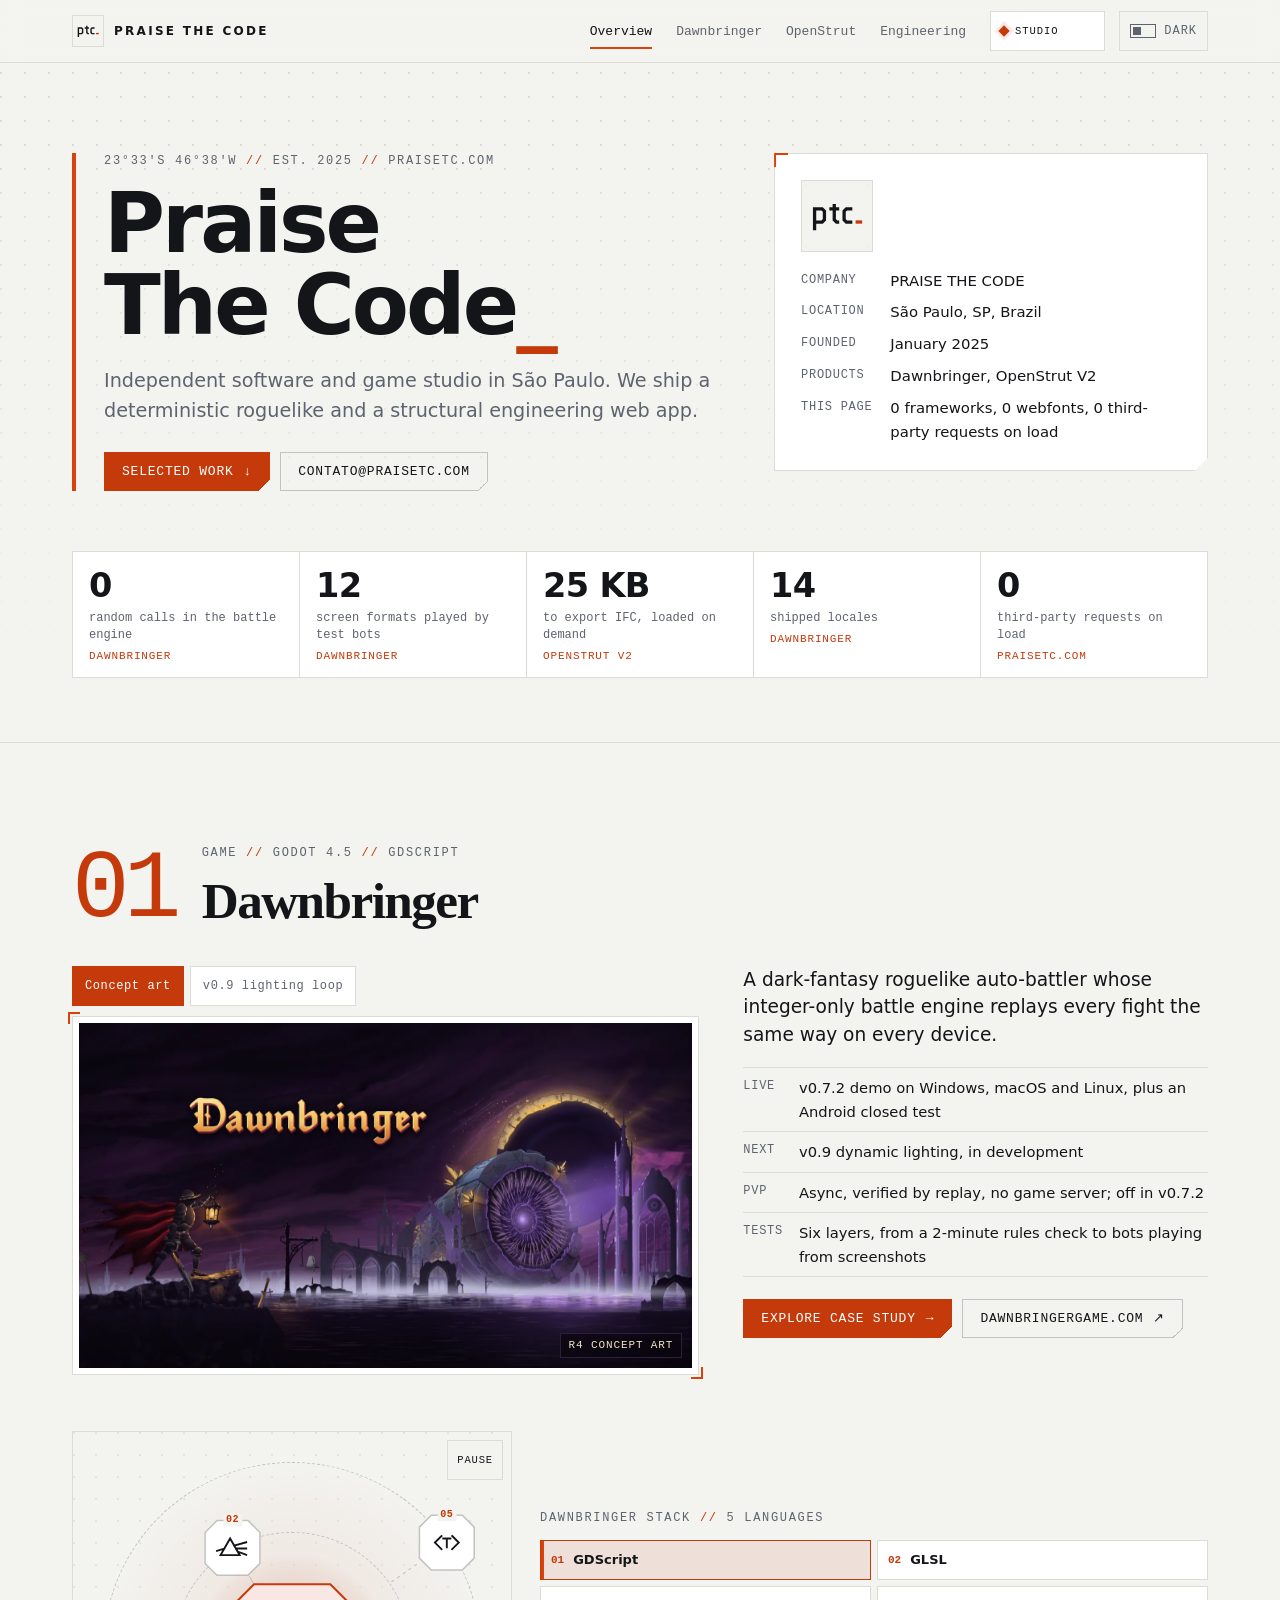
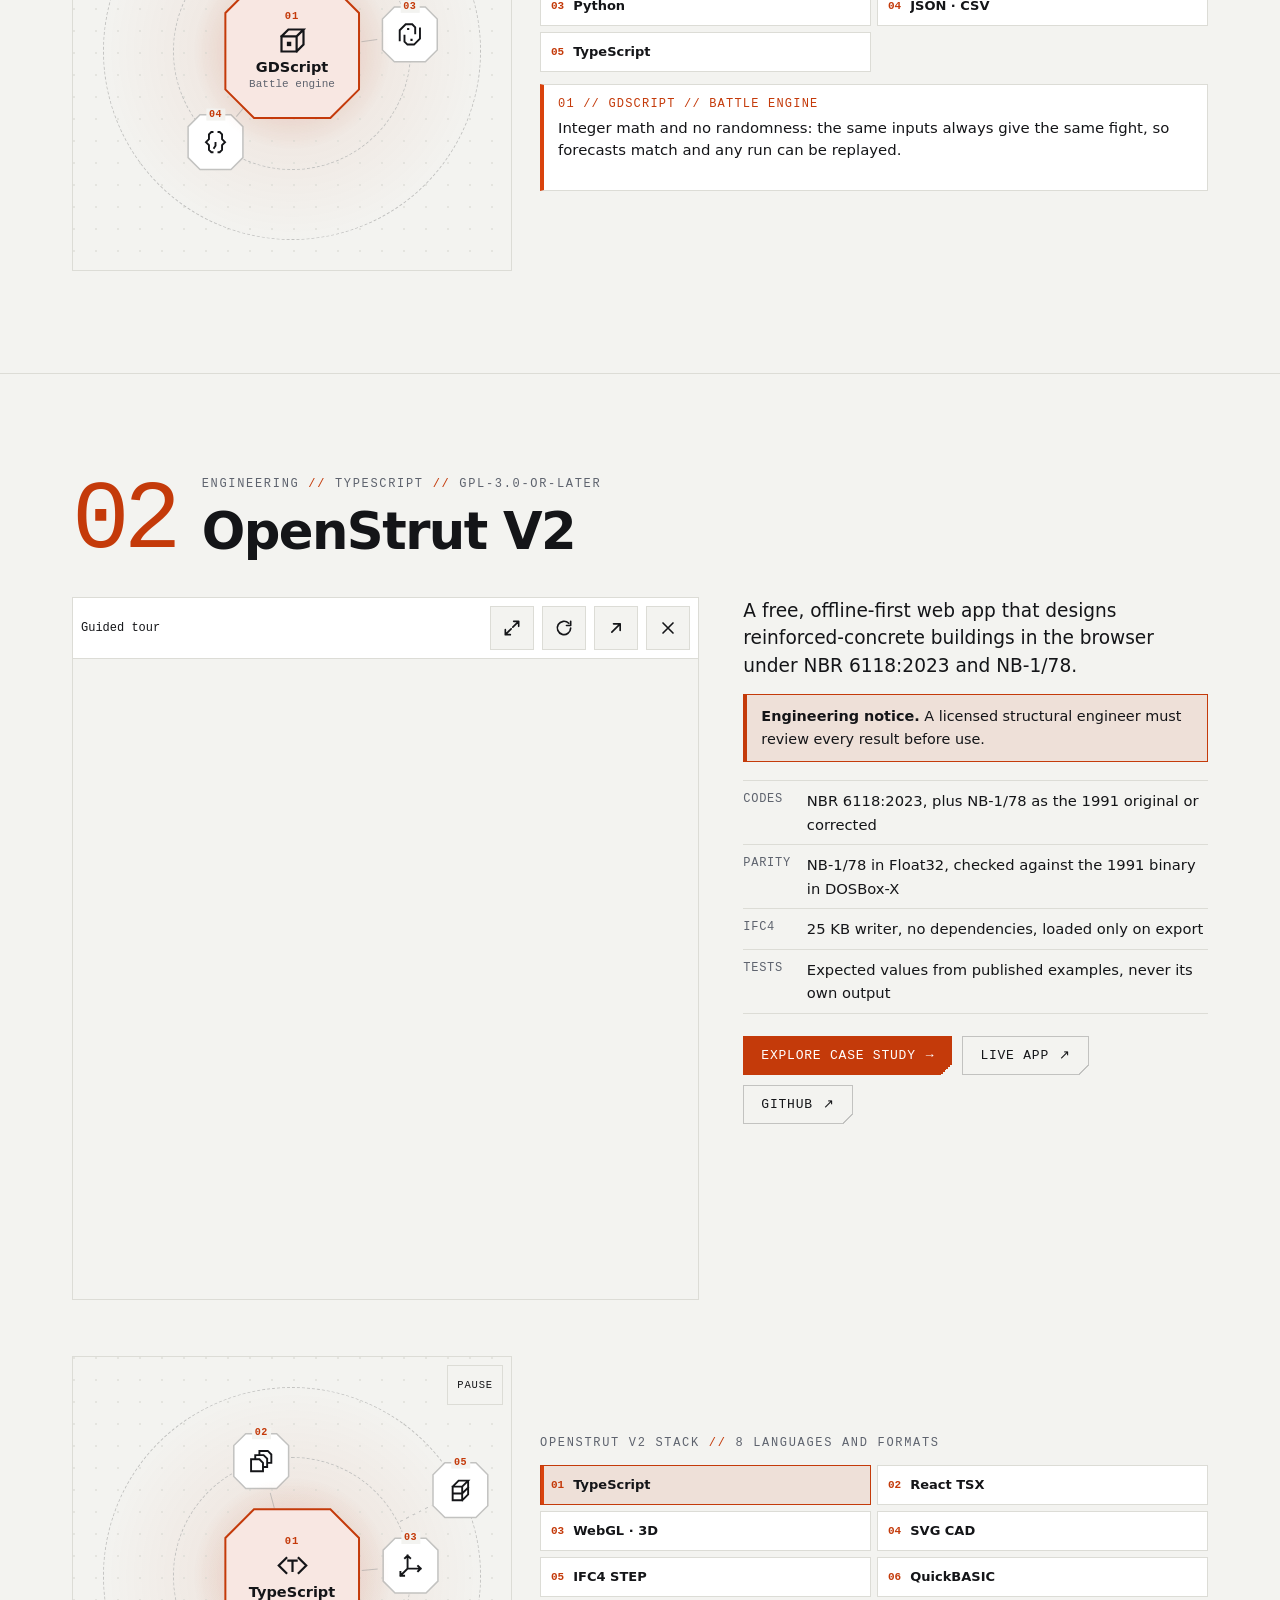
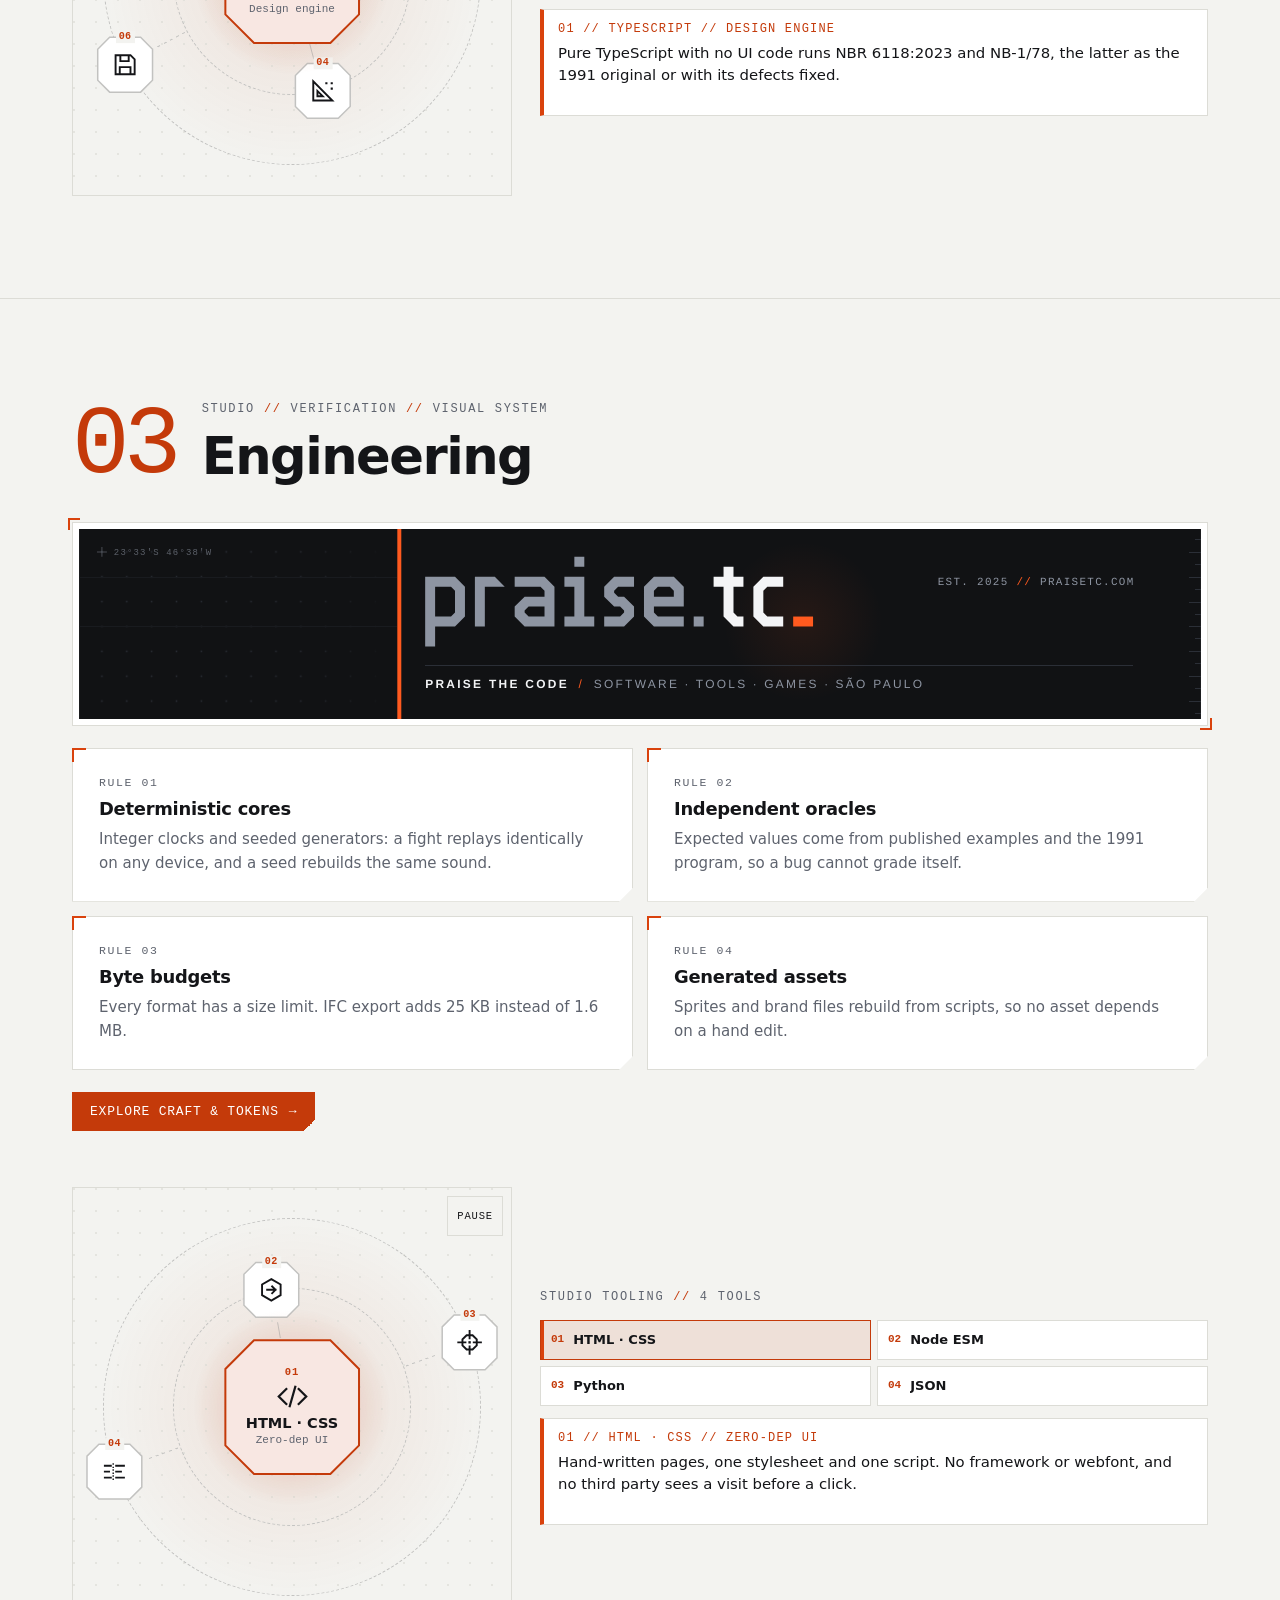
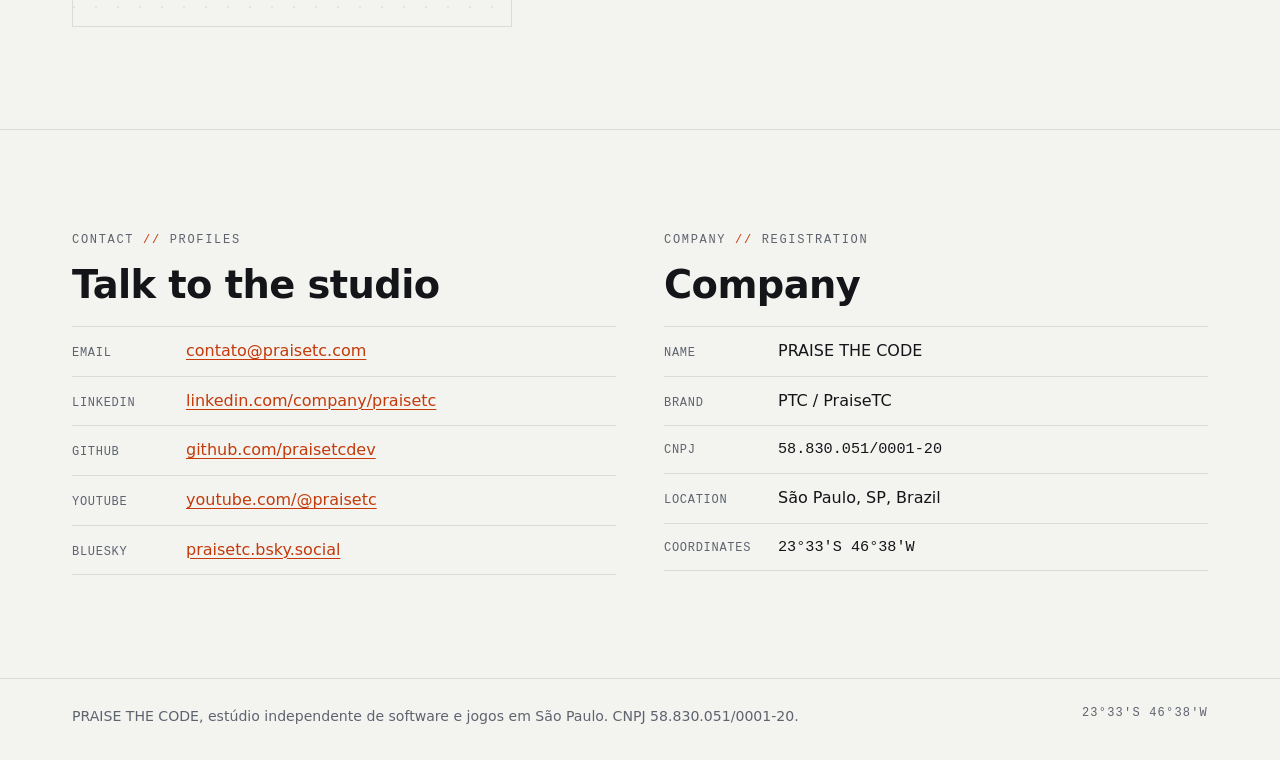
<file: index.html>
<!doctype html>
<html lang="en" data-world="studio">
<head>
<meta charset="utf-8">
<meta name="viewport" content="width=device-width, initial-scale=1">
<script>document.documentElement.classList.add('js');try{var t=localStorage.getItem('ptc-theme');if(t=='dark'||t=='light')document.documentElement.dataset.theme=t}catch(e){}</script>
<title>Praise The Code (PTC): software and game engineering studio</title>
<meta name="description" content="Praise The Code is an independent software and game studio in São Paulo, Brazil. Makers of Dawnbringer, a deterministic roguelike, and OpenStrut V2, a structural engineering web app.">
<link rel="canonical" href="https://praisetc.com/">
<meta name="theme-color" content="#111214" media="(prefers-color-scheme: dark)">
<meta name="theme-color" content="#F3F3F0" media="(prefers-color-scheme: light)">
<meta property="og:type" content="website">
<meta property="og:site_name" content="Praise The Code">
<meta property="og:title" content="Praise The Code">
<meta property="og:description" content="Independent software and game studio in São Paulo, Brazil. Makers of Dawnbringer and OpenStrut V2.">
<meta property="og:url" content="https://praisetc.com/">
<meta property="og:image" content="https://praisetc.com/assets/og.png">
<meta property="og:image:width" content="1200">
<meta property="og:image:height" content="630">
<meta name="twitter:card" content="summary_large_image">
<link rel="icon" type="image/svg+xml" href="assets/favicon.svg">
<link rel="apple-touch-icon" href="assets/apple-touch-icon.png">
<link rel="stylesheet" href="assets/site.css">
<script src="assets/site.js" defer></script>
<script type="speculationrules">{"prerender":[{"where":{"href_matches":"/*"},"eagerness":"moderate"}]}</script>
<script type="application/ld+json">{"@context":"https://schema.org","@type":"Organization","name":"PRAISE THE CODE","alternateName":["PTC","PraiseTC"],"url":"https://praisetc.com/","logo":"https://praisetc.com/assets/apple-touch-icon.png","email":"contato@praisetc.com","foundingDate":"2025-01","taxID":"58.830.051/0001-20","address":{"@type":"PostalAddress","addressLocality":"São Paulo","addressRegion":"SP","addressCountry":"BR"},"sameAs":["https://www.linkedin.com/company/praisetc","https://github.com/praisetcdev","https://www.youtube.com/@praisetc","https://bsky.app/profile/praisetc.bsky.social"]}</script>
</head>
<body>
<div class="atmo" aria-hidden="true"><i class="a-st"></i><i class="a-db"></i><i class="a-os"></i></div>
<a class="skip" href="#main">Skip to content</a>
<header class="nav"><span class="prog" aria-hidden="true"></span><div class="wrap">
  <a class="brand" href="./" aria-label="Praise The Code, overview"><img class="theme-dark" src="assets/mark-dark.svg" width="32" height="32" alt="ptc_ mark"><img class="theme-light" src="assets/mark-light.svg" width="32" height="32" alt="ptc_ mark"><span>Praise The Code</span></a>
  <nav class="links" aria-label="Main"><a href="./" aria-current="page">Overview</a><a href="projects/dawnbringer/">Dawnbringer</a><a href="projects/openstrut/">OpenStrut</a><a href="projects/engineering/">Engineering</a></nav>
  <button class="world-pill" type="button" aria-label="Visual world: studio. Go to the next section"><i aria-hidden="true"></i><span>STUDIO</span></button>
  <button class="tog" type="button" aria-pressed="false"><i aria-hidden="true"></i>Dark</button>
</div></header>

<main id="main">
<section class="hero" data-world-section="studio">
  <div class="wrap hero-g">
    <div class="rule">
      <p class="eye">23°33'S 46°38'W <b>//</b> Est. 2025 <b>//</b> praisetc.com</p>
      <h1>Praise The Code<span class="blink">_</span></h1>
      <p class="lead">Independent software and game studio in São Paulo. We ship a deterministic roguelike and a structural engineering web app.</p>
      <div class="acts">
        <a class="btn p" href="#work">Selected work <span class="ar" aria-hidden="true">&#8595;</span></a>
        <a class="btn" href="mailto:contato@praisetc.com">contato@praisetc.com</a>
      </div>
    </div>
    <aside class="card cut" aria-label="Studio sheet">
      <img class="mark theme-dark" src="assets/mark-dark.svg" width="72" height="72" alt="ptc_ mark on Carbon Zinc">
      <img class="mark theme-light" src="assets/mark-light.svg" width="72" height="72" alt="ptc_ mark on Warm Concrete">
      <dl class="spec">
        <dt>Company</dt><dd>PRAISE THE CODE</dd>
        <dt>Location</dt><dd>São Paulo, SP, Brazil</dd>
        <dt>Founded</dt><dd>January 2025</dd>
        <dt>Products</dt><dd>Dawnbringer, OpenStrut V2</dd>
        <dt>This page</dt><dd>0 frameworks, 0 webfonts, 0 third-party requests on load</dd>
      </dl>
    </aside>
  </div>
  <div class="wrap">
    <ul class="tele" aria-label="Measured numbers">
      <li><b data-count="0">0</b><span>random calls in the battle engine</span><small>Dawnbringer</small></li>
      <li><b data-count="12">12</b><span>screen formats played by test bots</span><small>Dawnbringer</small></li>
      <li><b data-count="25" data-suffix=" KB">25 KB</b><span>to export IFC, loaded on demand</span><small>OpenStrut V2</small></li>
      <li><b data-count="14">14</b><span>shipped locales</span><small>Dawnbringer</small></li>
      <li><b data-count="0">0</b><span>third-party requests on load</span><small>praisetc.com</small></li>
    </ul>
  </div>
</section>

<section class="sec" id="work" aria-labelledby="p1" data-world-section="dawnbringer">
  <div class="wrap">
    <div class="proj-h"><span class="idx" aria-hidden="true">01</span><div><p class="eye">Game <b>//</b> Godot 4.5 <b>//</b> GDScript</p><h2 id="p1">Dawnbringer</h2></div></div>
    <div class="proj-g">
      <div>
        <div class="tabs" role="tablist" aria-label="Dawnbringer media">
          <button type="button" role="tab" id="t-db1" aria-controls="p-db1" aria-selected="true">Concept art</button>
          <button type="button" role="tab" id="t-db2" aria-controls="p-db2" aria-selected="false" tabindex="-1">v0.9 lighting loop</button>
        </div>
        <div class="frame">
          <div id="p-db1" role="tabpanel" aria-labelledby="t-db1">
            <div class="lantern" data-lantern><img src="assets/showcase/dawnbringer-concept.webp" width="1600" height="900" loading="lazy" decoding="async" alt="Dawnbringer R4 concept art: a knight with a lantern and a red cape faces the Charnel Maw across flooded ruins under a broken eclipse."><span class="glow" aria-hidden="true"></span><span class="tagline">R4 CONCEPT ART</span></div>
          </div>
          <div id="p-db2" role="tabpanel" aria-labelledby="t-db2" hidden>
            <div class="stage" data-vid>
              <video width="960" height="540" poster="assets/showcase/dawnbringer-v09-poster.webp" muted loop playsinline preload="metadata" aria-label="v0.9 combat loop in Godot 4.5: the Ironbound Penitent fights the Charnel Maw with dynamic lighting on high."><source src="assets/showcase/dawnbringer-v09-loop.mp4" type="video/mp4"><source src="assets/showcase/dawnbringer-v09-loop.webm" type="video/webm"></video>
              <span class="badge"><i></i>v0.9 DEV // DYNAMIC LIGHTING</span>
              <div class="vid-ctl"><button type="button" data-play>Play</button></div>
            </div>
          </div>
        </div>
      </div>
      <div>
        <p class="thesis">A dark-fantasy roguelike auto-battler whose integer-only battle engine replays every fight the same way on every device.</p>
        <dl class="kv">
          <dt>Live</dt><dd>v0.7.2 demo on Windows, macOS and Linux, plus an Android closed test</dd>
          <dt>Next</dt><dd>v0.9 dynamic lighting, in development</dd>
          <dt>PvP</dt><dd>Async, verified by replay, no game server; off in v0.7.2</dd>
          <dt>Tests</dt><dd>Six layers, from a 2-minute rules check to bots playing from screenshots</dd>
        </dl>
        <div class="acts"><a class="btn p" href="projects/dawnbringer/">Explore case study <span class="ar" aria-hidden="true">&#8594;</span></a><a class="btn ext" href="https://dawnbringergame.com/">dawnbringergame.com</a></div>
      </div>
    </div>
    <div class="orbit" data-orbit>
      <div class="orbit-wrap"><div class="orbit-stage">
        <div class="orb-ring r1">
          <span class="orb-arm" style="--a:-120deg"><button class="orb" type="button" data-k="02" data-icon="prism" data-name="GLSL" data-sub="Crisp pixels" data-d="2x pixel art at 1080p or on a phone gets uneven texels. A sharp-bilinear shader keeps each texel the same size.">02</button></span>
          <span class="orb-arm" style="--a:-8deg"><button class="orb" type="button" data-k="03" data-icon="hooks" data-name="Python" data-sub="Art + sound gen" data-d="Sprites are redrawn at 2x by scripts, never upscaled, and every sound is synthesized from a seed, with no samples.">03</button></span>
          <span class="orb-arm" style="--a:130deg"><button class="orb" type="button" data-k="04" data-icon="braces" data-name="JSON · CSV" data-sub="14 locales" data-d="Content is pure data, and every string ships in 14 locales.">04</button></span>
        </div>
        <div class="orb-ring r2">
          <span class="orb-arm" style="--a:-35deg"><button class="orb" type="button" data-k="05" data-icon="ts" data-name="TypeScript" data-sub="Async PvP" data-d="A lab bot replays each weekly challenge before it reaches the board, so PvP needs no game server. Off in v0.7.2.">05</button></span>
        </div>
        <button class="orb-hub" type="button" data-k="01" data-icon="cube" data-name="GDScript" data-sub="Battle engine" data-d="Integer math and no randomness: the same inputs always give the same fight, so forecasts match and any run can be replayed.">01 GDScript</button>
        <button class="orb-tog" type="button" aria-pressed="false" aria-label="Pause the orbit">Pause</button>
      </div></div>
      <div class="orbit-panel">
        <p class="eye">Dawnbringer stack <b>//</b> 5 languages</p>
        <div class="orb-chips" role="group" aria-label="Dawnbringer stack nodes" style="--rows:3"></div>
        <p class="const-out" aria-live="polite"><b data-o="t">01 // GDScript // Battle engine</b><span data-o="d">Integer math and no randomness: the same inputs always give the same fight, so forecasts match and any run can be replayed.</span></p>
      </div>
    </div>
  </div>
</section>

<section class="sec cv" aria-labelledby="p2" data-world-section="openstrut">
  <div class="wrap">
    <div class="proj-h"><span class="idx" aria-hidden="true">02</span><div><p class="eye">Engineering <b>//</b> TypeScript <b>//</b> GPL-3.0-or-later</p><h2 id="p2">OpenStrut V2</h2></div></div>
    <div class="proj-g">
      <div>
        <div>
          <div class="app" data-app data-src="https://gmunaro.github.io/openstrut/">
            <div class="app-bar" hidden>
              <p class="hint" aria-live="polite"></p>
              <button type="button" data-act="fs">Fullscreen</button><button type="button" data-act="reload">Reload</button><a class="ext" href="https://gmunaro.github.io/openstrut/" target="_blank" rel="noopener">Open external</a><button type="button" data-act="close">Close</button>
            </div>
            <div class="app-frame">
              <div class="app-face">
                <p class="eye">Live app <b>//</b> tour starts in view</p>
                <h3>The real OpenStrut V2, in this page</h3>
                <p>The guided tour plays when this panel comes into view.</p>
                <button class="btn p" type="button" data-demo="?embed=1" data-label="OpenStrut V2">Launch live OpenStrut V2</button>
                <div class="recipes" role="group" aria-label="Live demos">
                  <button type="button" data-auto data-demo="?exemplo=edificio&amp;aba=3d&amp;moldura=0&amp;painel=0&amp;cor=concreto&amp;camada=render,tour&amp;embed=1">Guided tour</button>
                  <button type="button" data-demo="?exemplo=edificio&amp;aba=3d&amp;moldura=0&amp;painel=0&amp;explodido=1&amp;cor=nkPilares&amp;rampa=calor&amp;embed=1">Exploded Nk</button>
                  <button type="button" data-demo="?exemplo=edificio&amp;aba=3d&amp;moldura=0&amp;painel=0&amp;cor=concreto&amp;camada=render,sequencia&amp;reproduzir=1&amp;embed=1">4D build sequence</button>
                  <button type="button" data-demo="?exemplo=edificio&amp;aba=3d&amp;moldura=0&amp;painel=0&amp;cor=concreto&amp;foco=pilar~1%C2%BA%20pavimento~P6&amp;camada=render,armadura&amp;embed=1">Rebar in 3D</button>
                </div>
              </div>
            </div>
          </div>
        </div>
      </div>
      <div>
        <p class="thesis">A free, offline-first web app that designs reinforced-concrete buildings in the browser under NBR 6118:2023 and NB-1/78.</p>
        <p class="warn mini"><b>Engineering notice.</b> A licensed structural engineer must review every result before use.</p>
        <dl class="kv">
          <dt>Codes</dt><dd>NBR 6118:2023, plus NB-1/78 as the 1991 original or corrected</dd>
          <dt>Parity</dt><dd>NB-1/78 in Float32, checked against the 1991 binary in DOSBox-X</dd>
          <dt>IFC4</dt><dd>25 KB writer, no dependencies, loaded only on export</dd>
          <dt>Tests</dt><dd>Expected values from published examples, never its own output</dd>
        </dl>
        <div class="acts"><a class="btn p" href="projects/openstrut/">Explore case study <span class="ar" aria-hidden="true">&#8594;</span></a><a class="btn ext" href="https://gmunaro.github.io/openstrut/">Live app</a><a class="btn ext" href="https://github.com/gmunaro/openstrut">GitHub</a></div>
      </div>
    </div>
    <div class="orbit" data-orbit>
      <div class="orbit-wrap"><div class="orbit-stage">
        <div class="orb-ring r1">
          <span class="orb-arm" style="--a:-105deg"><button class="orb" type="button" data-k="02" data-icon="layers" data-name="React TSX" data-sub="Offline app" data-d="A PWA that runs in the browser with no server: draw the plan, read forces and print reports, even offline.">02</button></span>
          <span class="orb-arm" style="--a:-5deg"><button class="orb" type="button" data-k="03" data-icon="axes" data-name="WebGL · 3D" data-sub="Exploded Nk" data-d="The exploded 3D view colours each column by axial load and cuts any floor, so load paths are visible, not buried in tables.">03</button></span>
          <span class="orb-arm" style="--a:75deg"><button class="orb" type="button" data-k="04" data-icon="square" data-name="SVG CAD" data-sub="2D plan" data-d="Draw the slabs; beams appear on their edges and columns at crossings, with colours for warnings and failures.">04</button></span>
        </div>
        <div class="orb-ring r2">
          <span class="orb-arm" style="--a:-27deg"><button class="orb" type="button" data-k="05" data-icon="bim" data-name="IFC4 STEP" data-sub="BIM export" data-d="A 25 KB writer replaces a 1.6 MB WebAssembly download, and fixed IDs keep BIM review comments attached after each re-export.">05</button></span>
          <span class="orb-arm" style="--a:152deg"><button class="orb" type="button" data-k="06" data-icon="floppy" data-name="QuickBASIC" data-sub="1991 oracle" data-d="Original mode matches the 1991 program number for number, Float32 rounding included, checked against the real binary in DOSBox-X.">06</button></span>
        </div>
        <button class="orb-hub" type="button" data-k="01" data-icon="ts" data-name="TypeScript" data-sub="Design engine" data-d="Pure TypeScript with no UI code runs NBR 6118:2023 and NB-1/78, the latter as the 1991 original or with its defects fixed.">01 TypeScript</button>
        <button class="orb-tog" type="button" aria-pressed="false" aria-label="Pause the orbit">Pause</button>
      </div></div>
      <div class="orbit-panel">
        <p class="eye">OpenStrut V2 stack <b>//</b> 8 languages and formats</p>
        <div class="orb-chips" role="group" aria-label="OpenStrut stack nodes" style="--rows:3"></div>
        <p class="const-out" aria-live="polite"><b data-o="t">01 // TypeScript // Design engine</b><span data-o="d">Pure TypeScript with no UI code runs NBR 6118:2023 and NB-1/78, the latter as the 1991 original or with its defects fixed.</span></p>
      </div>
    </div>
  </div>
</section>

<section class="sec cv" aria-labelledby="p3" data-world-section="studio">
  <div class="wrap">
    <div class="proj-h"><span class="idx" aria-hidden="true">03</span><div><p class="eye">Studio <b>//</b> verification <b>//</b> visual system</p><h2 id="p3">Engineering</h2></div></div>
    <figure class="frame"><a href="projects/engineering/"><img src="assets/banner-ptc.svg" width="1128" height="191" loading="lazy" decoding="async" alt="Praise The Code banner: orange rule, the modular praise.tc_ signature and the line Software, Tools, Games, São Paulo."></a></figure>
    <div class="cards c2" style="margin-top:22px">
      <article class="card cut"><p class="eye">Rule 01</p><h3>Deterministic cores</h3><p>Integer clocks and seeded generators: a fight replays identically on any device, and a seed rebuilds the same sound.</p></article>
      <article class="card cut"><p class="eye">Rule 02</p><h3>Independent oracles</h3><p>Expected values come from published examples and the 1991 program, so a bug cannot grade itself.</p></article>
      <article class="card cut"><p class="eye">Rule 03</p><h3>Byte budgets</h3><p>Every format has a size limit. IFC export adds 25 KB instead of 1.6 MB.</p></article>
      <article class="card cut"><p class="eye">Rule 04</p><h3>Generated assets</h3><p>Sprites and brand files rebuild from scripts, so no asset depends on a hand edit.</p></article>
    </div>
    <div class="acts" style="margin-top:22px"><a class="btn p" href="projects/engineering/">Explore craft &amp; tokens <span class="ar" aria-hidden="true">&#8594;</span></a></div>
    <div class="orbit" data-orbit>
      <div class="orbit-wrap"><div class="orbit-stage">
        <div class="orb-ring r1">
          <span class="orb-arm" style="--a:-100deg"><button class="orb" type="button" data-k="02" data-icon="hex" data-name="Node ESM" data-sub="Brand build" data-d="A script rebuilds every brand SVG and PNG from the colour tokens, then fails if a size or a text margin is off.">02</button></span>
        </div>
        <div class="orb-ring r2">
          <span class="orb-arm" style="--a:-20deg"><button class="orb" type="button" data-k="03" data-icon="reticle" data-name="Python" data-sub="Visual QA" data-d="Each page is checked in both themes at desktop and phone width; overflow or layout shift fails the release.">03</button></span>
          <span class="orb-arm" style="--a:160deg"><button class="orb" type="button" data-k="04" data-icon="kv" data-name="JSON" data-sub="Contrast tokens" data-d="Each colour stores its measured contrast and WCAG grade, so weak pairs are caught before use.">04</button></span>
        </div>
        <button class="orb-hub" type="button" data-k="01" data-icon="code" data-name="HTML · CSS" data-sub="Zero-dep UI" data-d="Hand-written pages, one stylesheet and one script. No framework or webfont, and no third party sees a visit before a click.">01 HTML · CSS</button>
        <button class="orb-tog" type="button" aria-pressed="false" aria-label="Pause the orbit">Pause</button>
      </div></div>
      <div class="orbit-panel">
        <p class="eye">Studio tooling <b>//</b> 4 tools</p>
        <div class="orb-chips" role="group" aria-label="Studio tooling nodes" style="--rows:2"></div>
        <p class="const-out" aria-live="polite"><b data-o="t">01 // HTML · CSS // Zero-dep UI</b><span data-o="d">Hand-written pages, one stylesheet and one script. No framework or webfont, and no third party sees a visit before a click.</span></p>
      </div>
    </div>
  </div>
</section>

<section class="sec cv" id="contact" aria-labelledby="c1" data-world-section="studio">
  <div class="wrap contact">
    <div>
      <p class="eye">Contact <b>//</b> profiles</p>
      <h2 id="c1">Talk to the studio</h2>
      <ul class="rows">
        <li><span>Email</span><a href="mailto:contato@praisetc.com">contato@praisetc.com</a></li>
        <li><span>LinkedIn</span><a href="https://www.linkedin.com/company/praisetc">linkedin.com/company/praisetc</a></li>
        <li><span>GitHub</span><a href="https://github.com/praisetcdev">github.com/praisetcdev</a></li>
        <li><span>YouTube</span><a href="https://www.youtube.com/@praisetc">youtube.com/@praisetc</a></li>
        <li><span>Bluesky</span><a href="https://bsky.app/profile/praisetc.bsky.social">praisetc.bsky.social</a></li>
      </ul>
    </div>
    <div>
      <p class="eye">Company <b>//</b> registration</p>
      <h2>Company</h2>
      <ul class="rows">
        <li><span>Name</span><span class="v">PRAISE THE CODE</span></li>
        <li><span>Brand</span><span class="v">PTC / PraiseTC</span></li>
        <li><span>CNPJ</span><span class="v mono">58.830.051/0001-20</span></li>
        <li><span>Location</span><span class="v">São Paulo, SP, Brazil</span></li>
        <li><span>Coordinates</span><span class="v mono">23°33'S 46°38'W</span></li>
      </ul>
    </div>
  </div>
</section>
</main>

<footer class="foot"><div class="wrap">
  <span lang="pt-BR">PRAISE THE CODE, estúdio independente de software e jogos em São Paulo. CNPJ 58.830.051/0001-20.</span>
  <span class="co">23°33'S 46°38'W</span>
</div></footer>
</body>
</html>
</file>
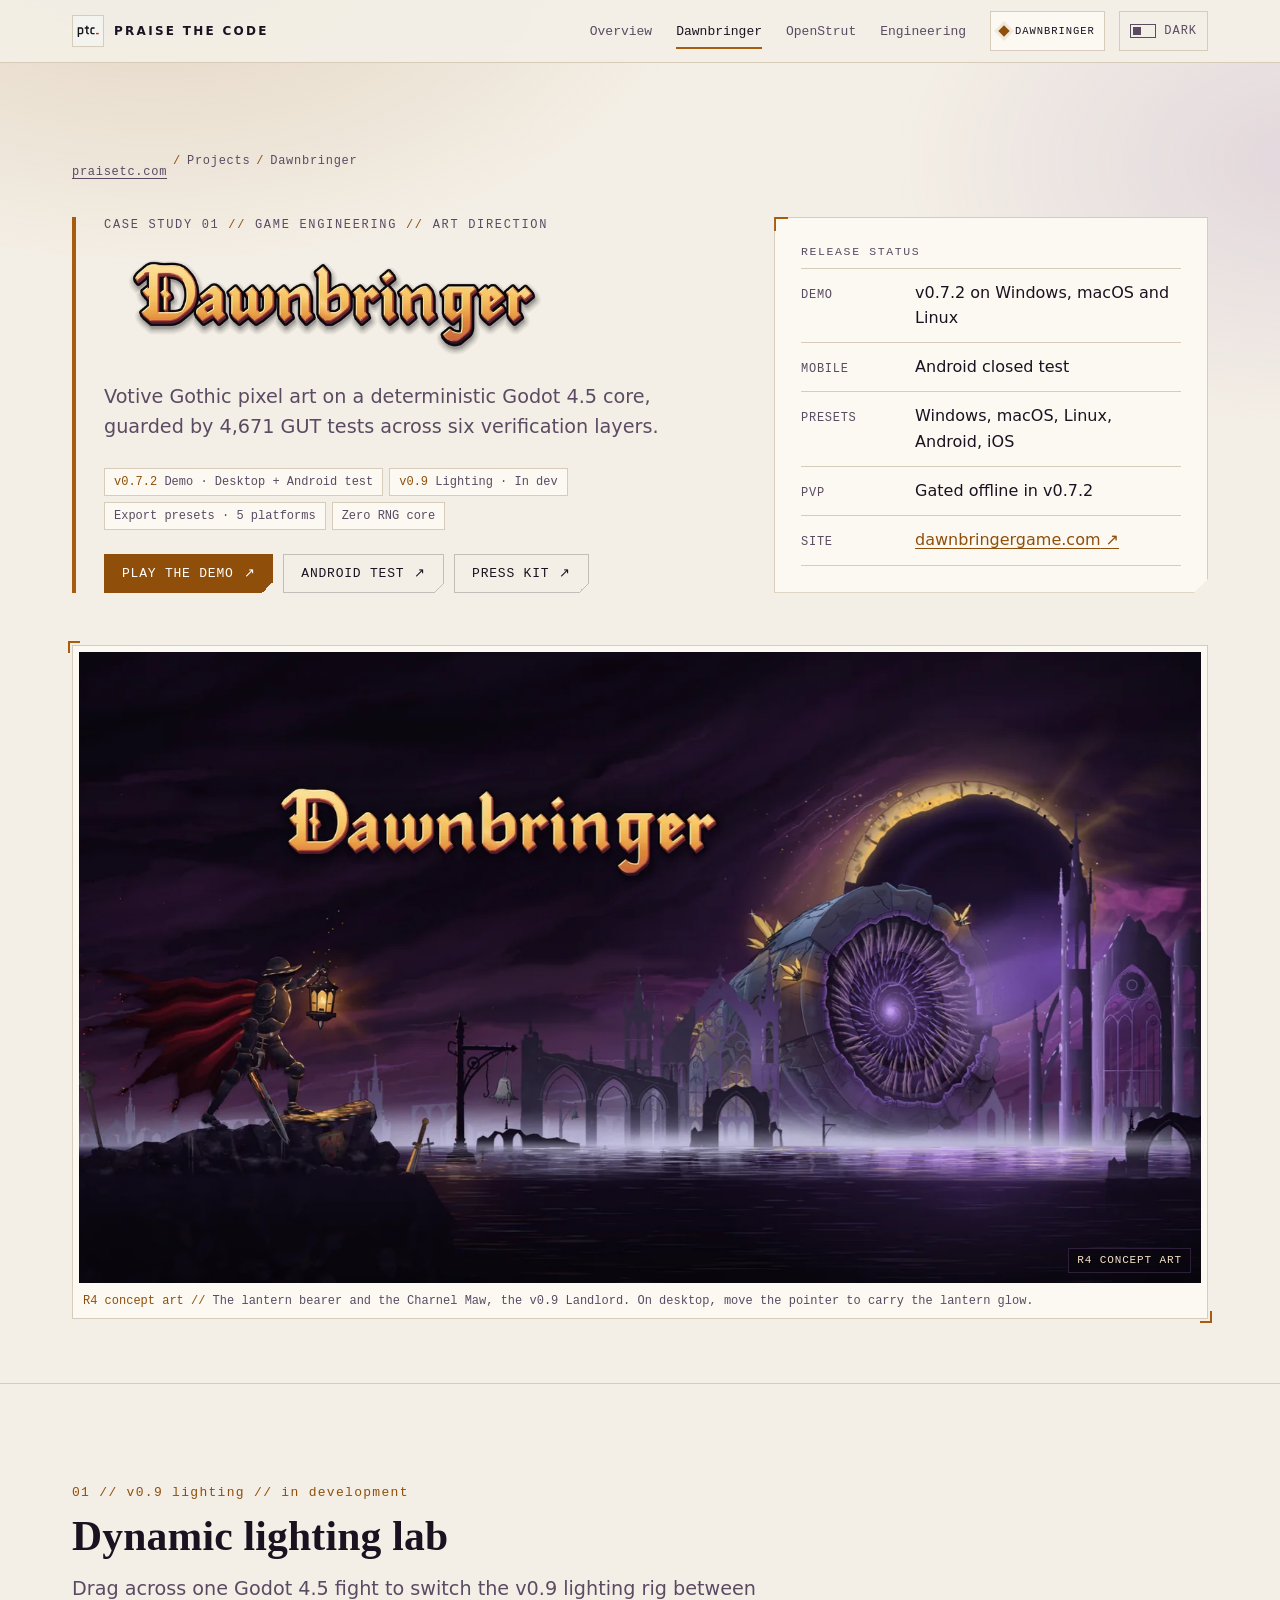
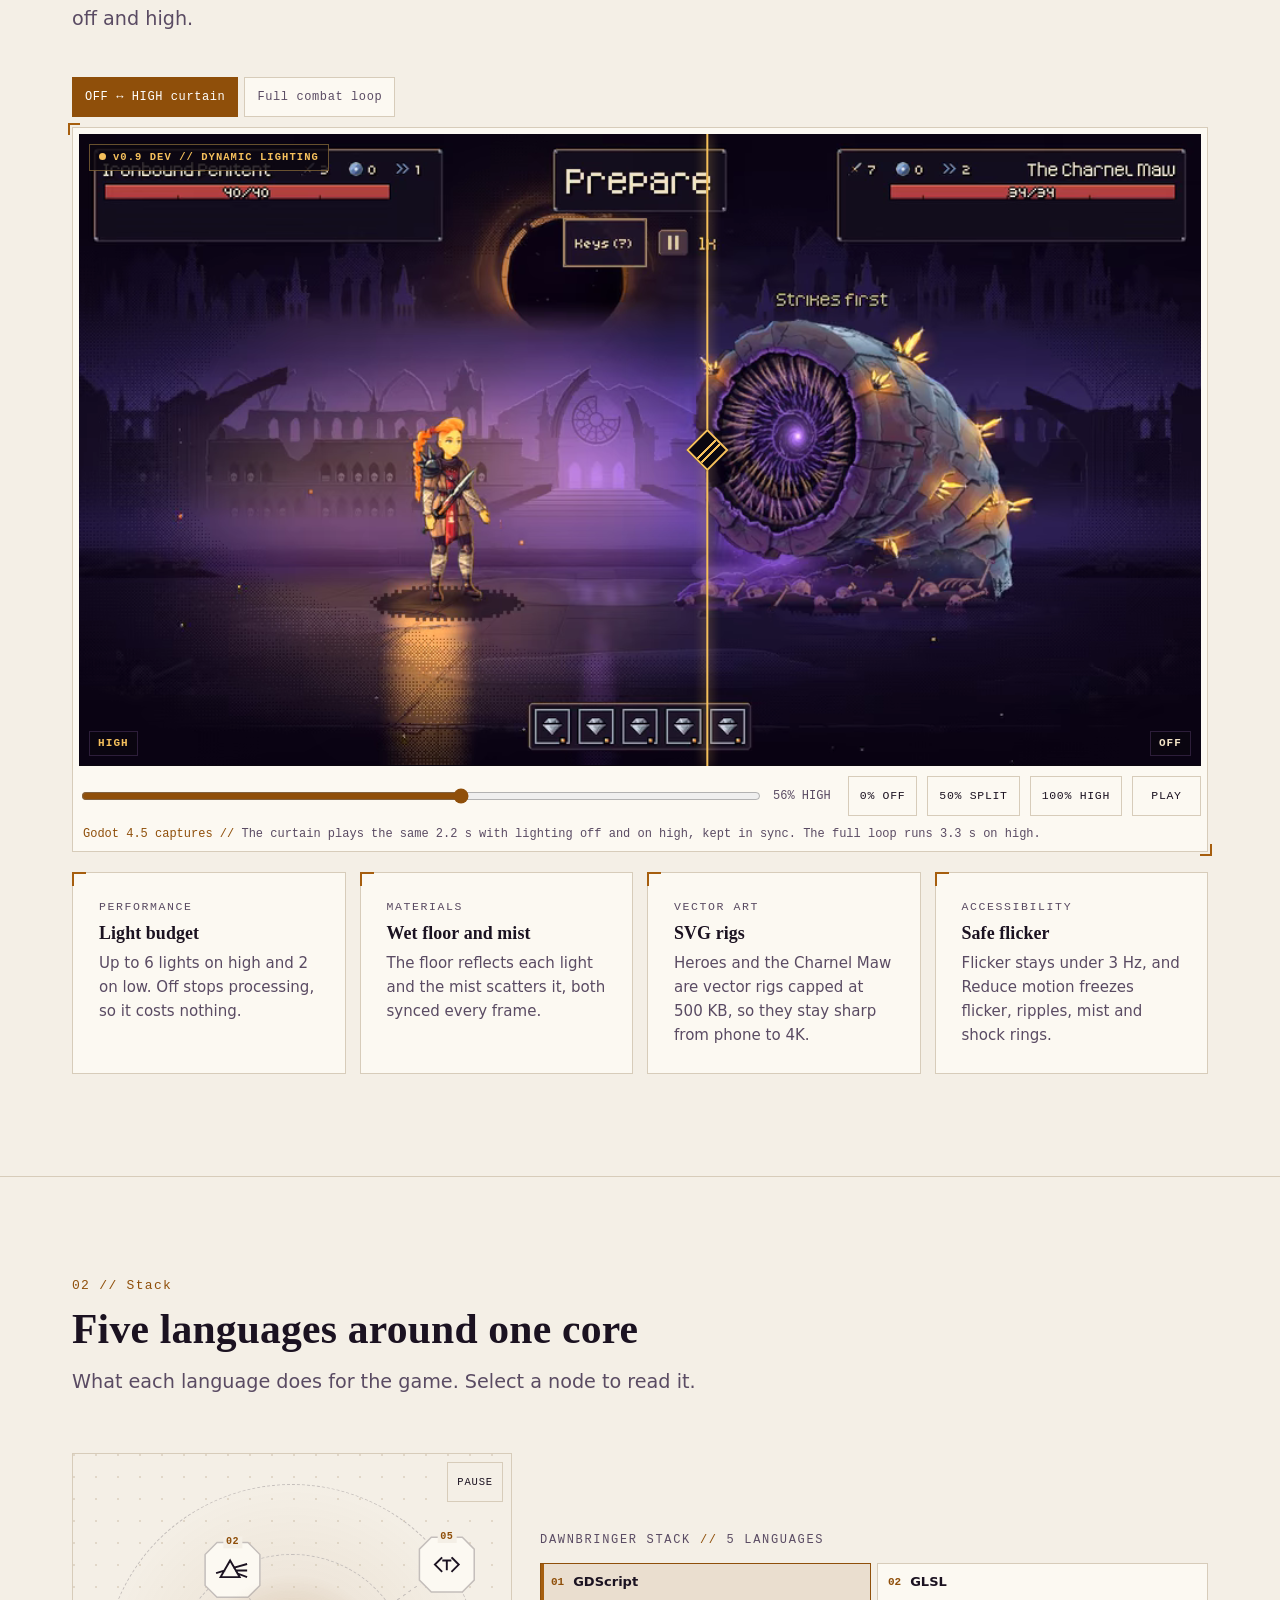
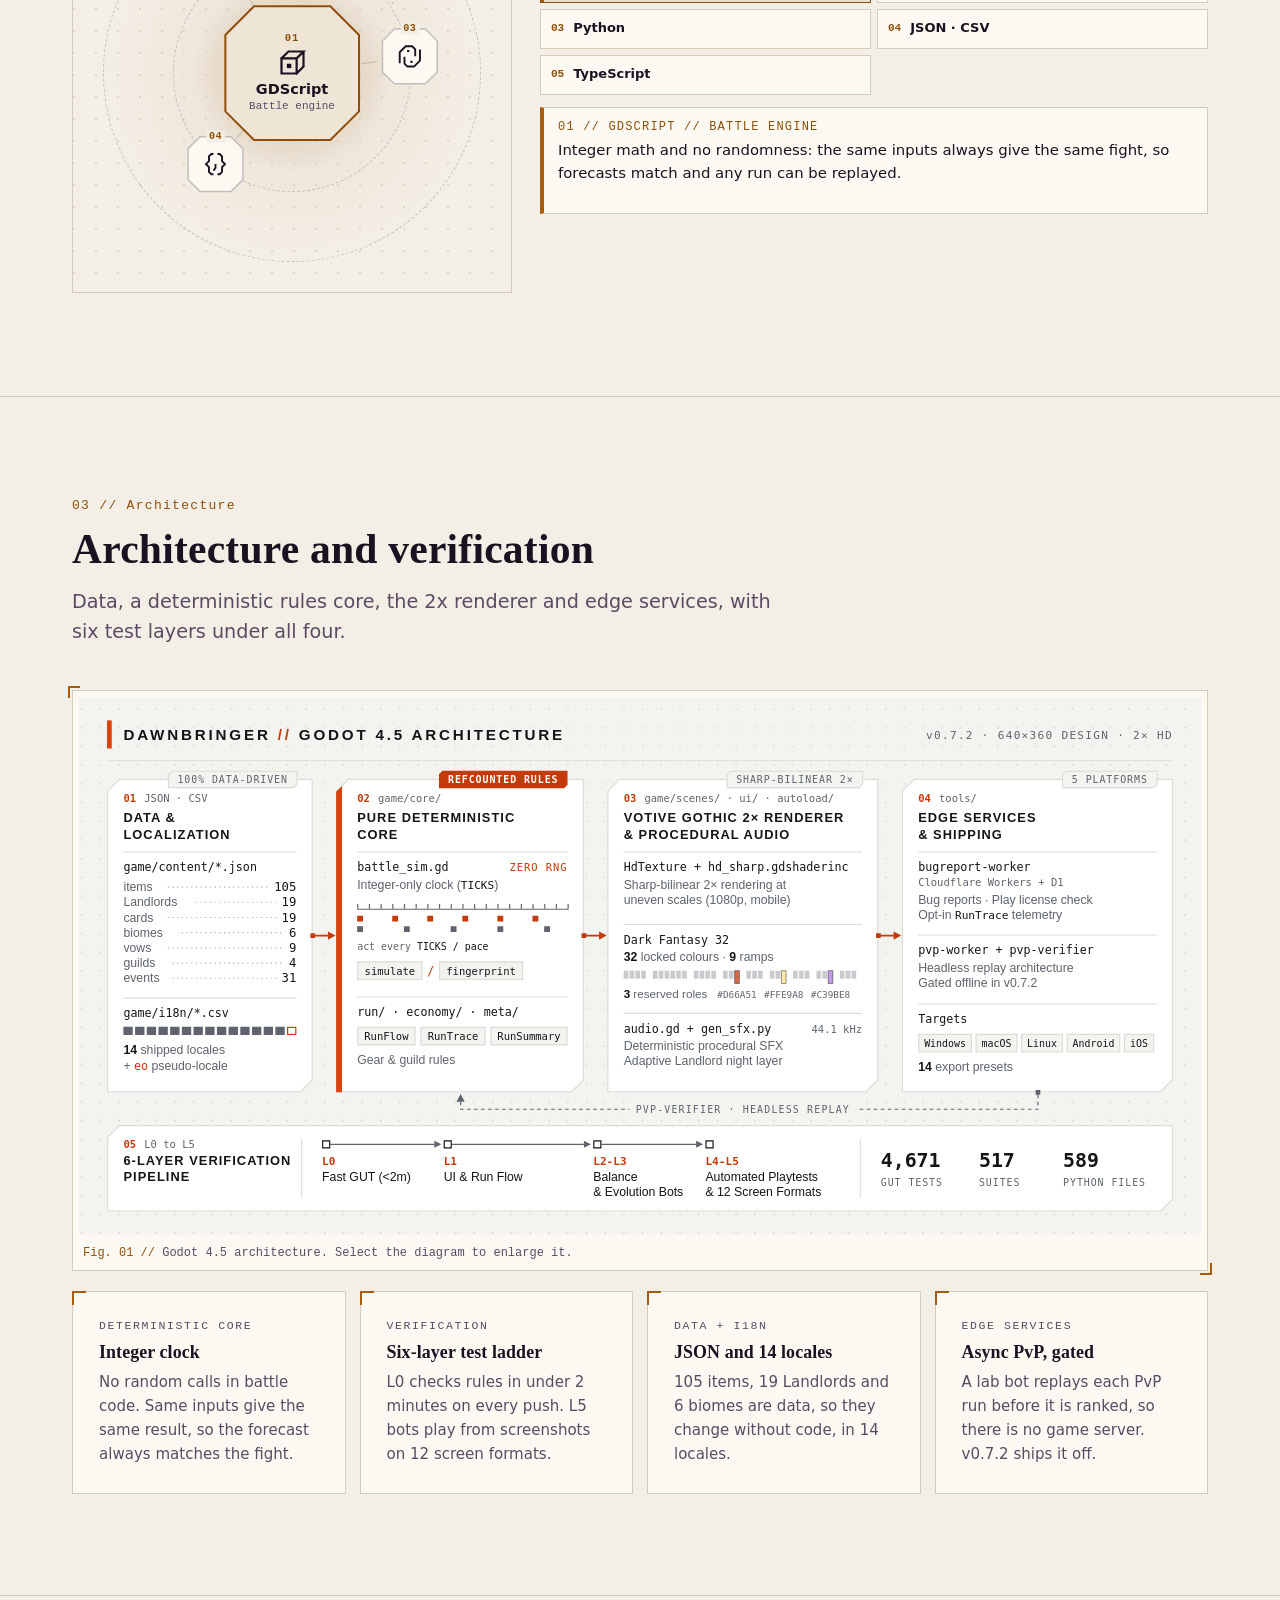
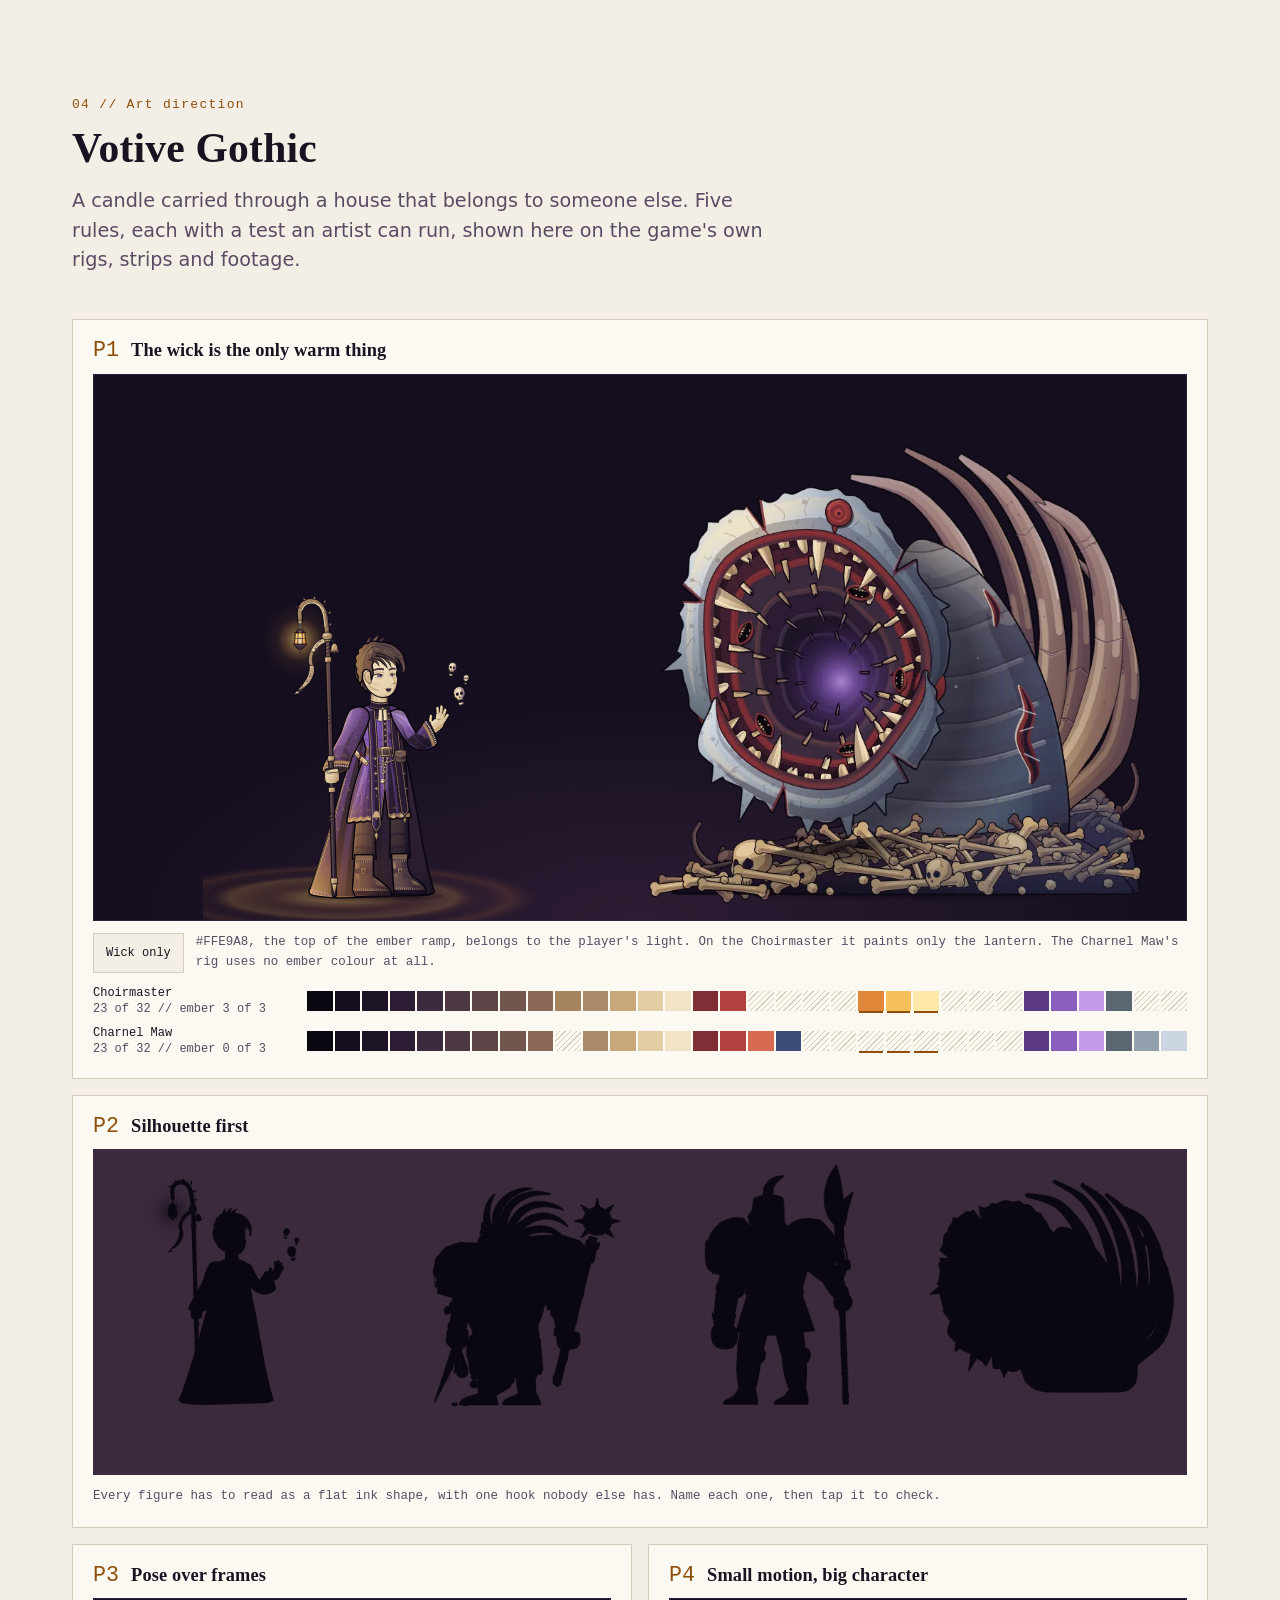
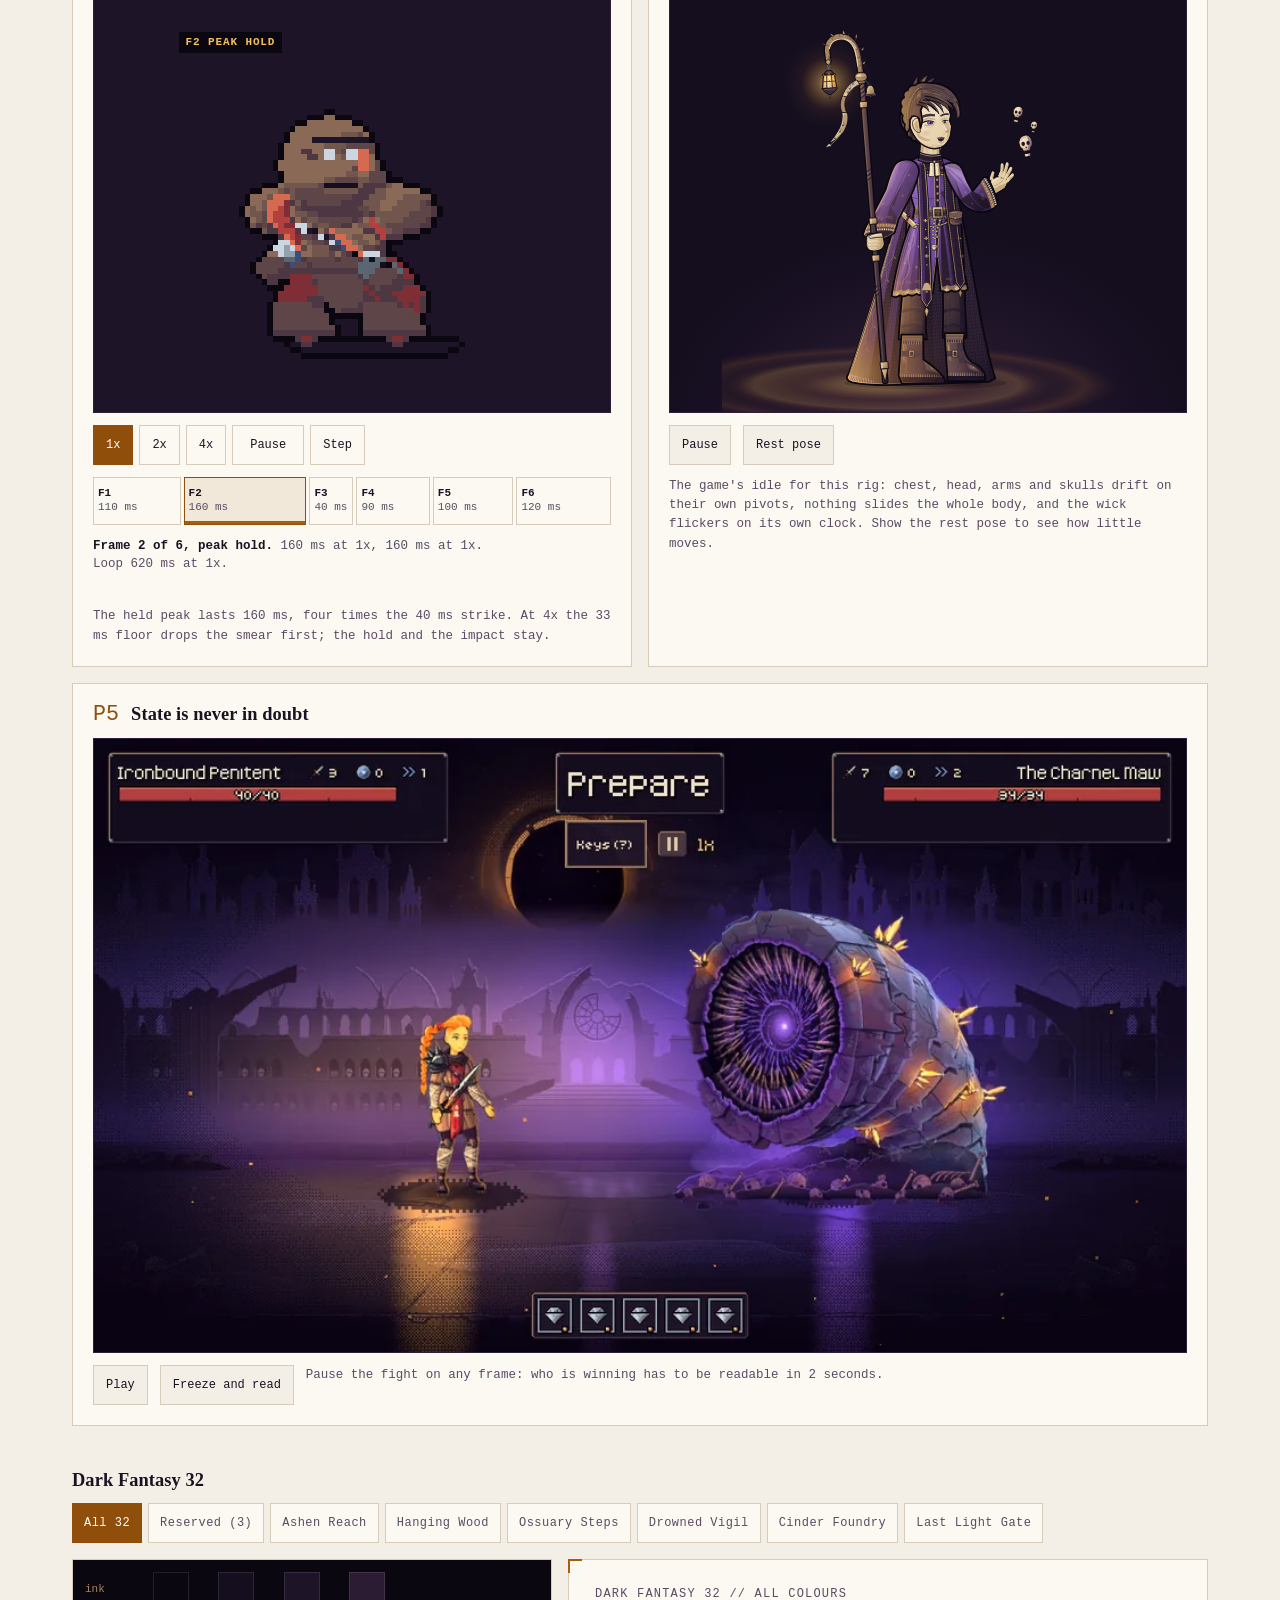
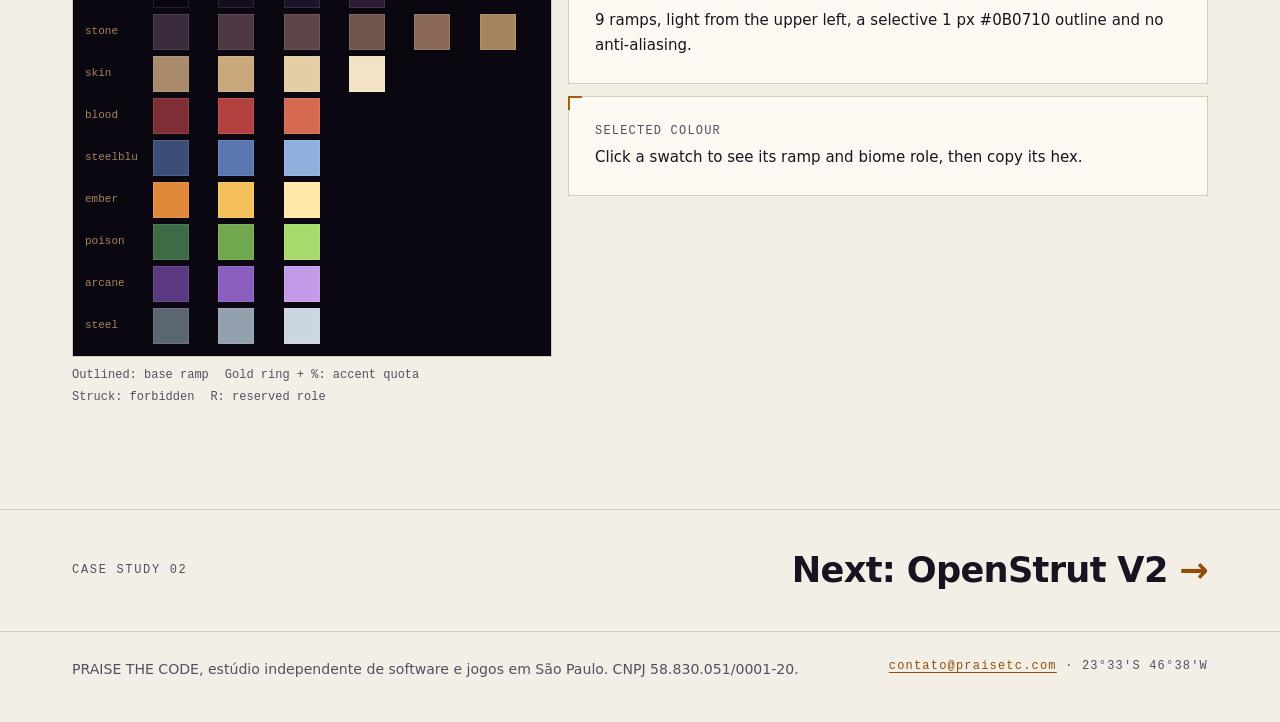
<file: projects/dawnbringer/index.html>
<!doctype html>
<html lang="en" data-world="dawnbringer" data-fixed>
<head>
<meta charset="utf-8">
<meta name="viewport" content="width=device-width, initial-scale=1">
<script>document.documentElement.classList.add('js');try{var t=localStorage.getItem('ptc-theme');if(t=='dark'||t=='light')document.documentElement.dataset.theme=t}catch(e){}</script>
<title>Dawnbringer case study: deterministic engine, v0.9 lighting and Votive Gothic art | Praise The Code</title>
<meta name="description" content="How Dawnbringer is built: an integer-only Godot 4.5 battle engine, six test layers with 4,671 GUT tests, the v0.9 dynamic lighting in development and the Votive Gothic art direction.">
<link rel="canonical" href="https://praisetc.com/projects/dawnbringer/">
<meta name="theme-color" content="#0B0710" media="(prefers-color-scheme: dark)">
<meta name="theme-color" content="#F4EFE6" media="(prefers-color-scheme: light)">
<meta property="og:type" content="article">
<meta property="og:site_name" content="Praise The Code">
<meta property="og:title" content="Dawnbringer case study">
<meta property="og:description" content="Integer-only battle engine, six test layers, v0.9 dynamic lighting in development and the Votive Gothic art direction.">
<meta property="og:url" content="https://praisetc.com/projects/dawnbringer/">
<meta property="og:image" content="https://praisetc.com/assets/showcase/dawnbringer-concept.webp">
<meta property="og:image:width" content="1600">
<meta property="og:image:height" content="900">
<meta name="twitter:card" content="summary_large_image">
<link rel="icon" type="image/svg+xml" href="../../assets/favicon.svg">
<link rel="apple-touch-icon" href="../../assets/apple-touch-icon.png">
<link rel="stylesheet" href="../../assets/site.css">
<script src="../../assets/site.js" defer></script>
<script type="speculationrules">{"prerender":[{"where":{"href_matches":"/*"},"eagerness":"moderate"}]}</script>
</head>
<body class="w-db">
<div class="atmo" aria-hidden="true"><i class="a-st"></i><i class="a-db"></i><i class="a-os"></i></div>
<a class="skip" href="#main">Skip to content</a>
<header class="nav"><span class="prog" aria-hidden="true"></span><div class="wrap">
  <a class="brand" href="../../" aria-label="Praise The Code, overview"><img class="theme-dark" src="../../assets/mark-dark.svg" width="32" height="32" alt="ptc_ mark"><img class="theme-light" src="../../assets/mark-light.svg" width="32" height="32" alt="ptc_ mark"><span>Praise The Code</span></a>
  <nav class="links" aria-label="Main"><a href="../../">Overview</a><a href="./" aria-current="page">Dawnbringer</a><a href="../openstrut/">OpenStrut</a><a href="../engineering/">Engineering</a></nav>
  <span class="world-pill"><i aria-hidden="true"></i><span class="sr">Visual world: </span><span>DAWNBRINGER</span></span>
  <button class="tog" type="button" aria-pressed="false"><i aria-hidden="true"></i>Dark</button>
</div></header>

<main id="main">
<section class="hero">
  <div class="wrap">
    <nav aria-label="Breadcrumb"><ol class="crumbs"><li><a href="../../">praisetc.com</a></li><li>Projects</li><li aria-current="page">Dawnbringer</li></ol></nav>
    <div class="hero-g">
      <div class="rule">
        <p class="eye">Case study 01 <b>//</b> game engineering <b>//</b> art direction</p>
        <h1 class="h-logo"><img src="../../assets/showcase/dawnbringer-logo.webp" width="720" height="180" decoding="async" alt="Dawnbringer"></h1>
        <p class="lead">Votive Gothic pixel art on a deterministic Godot 4.5 core, guarded by 4,671 GUT tests across six verification layers.</p>
        <ul class="chips" aria-label="Status">
          <li><b>v0.7.2</b> Demo · Desktop + Android test</li>
          <li><b>v0.9</b> Lighting · In dev</li>
          <li>Export presets · 5 platforms</li>
          <li>Zero RNG core</li>
        </ul>
        <div class="acts"><a class="btn p ext" href="https://dawnbringergame.com/download/">Play the demo</a><a class="btn ext" href="https://dawnbringergame.com/beta/">Android test</a><a class="btn ext" href="https://dawnbringergame.com/presskit/">Press kit</a></div>
      </div>
      <aside class="card cut" aria-label="Release status">
        <p class="eye">Release status</p>
        <ul class="rows">
          <li><span>Demo</span><span class="v">v0.7.2 on Windows, macOS and Linux</span></li>
          <li><span>Mobile</span><span class="v">Android closed test</span></li>
          <li><span>Presets</span><span class="v">Windows, macOS, Linux, Android, iOS</span></li>
          <li><span>PvP</span><span class="v">Gated offline in v0.7.2</span></li>
          <li><span>Site</span><a class="ext" href="https://dawnbringergame.com/">dawnbringergame.com</a></li>
        </ul>
      </aside>
    </div>
    <figure class="frame" style="margin-top:clamp(30px,4.5vw,52px)">
      <div class="lantern" data-lantern><img src="../../assets/showcase/dawnbringer-concept.webp" width="1600" height="900" fetchpriority="high" decoding="async" alt="Dawnbringer R4 concept art: a knight with a lantern and a red cape faces the Charnel Maw across flooded ruins under a broken eclipse."><span class="glow" aria-hidden="true"></span><span class="tagline">R4 CONCEPT ART</span></div>
      <figcaption><b>R4 concept art //</b> The lantern bearer and the Charnel Maw, the v0.9 Landlord. On desktop, move the pointer to carry the lantern glow.</figcaption>
    </figure>
  </div>
</section>

<section class="sec cv" id="lighting" aria-labelledby="h-light">
  <div class="wrap">
    <div class="sh"><p class="num">01 // v0.9 lighting // in development</p><h2 id="h-light">Dynamic lighting lab</h2><p class="lead">Drag across one Godot 4.5 fight to switch the v0.9 lighting rig between off and high.</p></div>
    <div class="tabs" role="tablist" aria-label="Lighting demos">
      <button type="button" role="tab" id="t-l1" aria-controls="p-l1" aria-selected="true">OFF ↔ HIGH curtain</button>
      <button type="button" role="tab" id="t-l2" aria-controls="p-l2" aria-selected="false" tabindex="-1">Full combat loop</button>
    </div>
    <figure class="frame">
      <div id="p-l1" role="tabpanel" aria-labelledby="t-l1">
        <div data-vid data-cur>
          <div class="cur" style="--pos:56%">
            <video class="lo" width="960" height="540" poster="../../assets/showcase/dawnbringer-v09-off-poster.webp" muted loop playsinline preload="metadata" aria-label="The same fight with dynamic lighting off."><source src="../../assets/showcase/dawnbringer-v09-compare-off.mp4" type="video/mp4"><source src="../../assets/showcase/dawnbringer-v09-compare-off.webm" type="video/webm"></video>
            <video class="hi" width="960" height="540" poster="../../assets/showcase/dawnbringer-v09-poster.webp" muted loop playsinline preload="metadata" aria-label="The same fight with dynamic lighting on high: wet floor reflections, mist and rim light."><source src="../../assets/showcase/dawnbringer-v09-compare-high.mp4" type="video/mp4"><source src="../../assets/showcase/dawnbringer-v09-compare-high.webm" type="video/webm"></video>
            <span class="cur-line" aria-hidden="true"></span>
            <span class="badge"><i></i>v0.9 DEV // DYNAMIC LIGHTING</span>
            <span class="cur-lab l" aria-hidden="true">HIGH</span><span class="cur-lab r" aria-hidden="true">OFF</span>
          </div>
          <div class="cur-bar">
            <label class="sr" for="cur-r">Share of the frame with lighting on high</label>
            <input id="cur-r" type="range" min="0" max="100" value="56">
            <output for="cur-r">56% HIGH</output>
            <button type="button" data-pos="0">0% OFF</button><button type="button" data-pos="50">50% SPLIT</button><button type="button" data-pos="100">100% HIGH</button><button type="button" data-play>Play</button>
          </div>
        </div>
      </div>
      <div id="p-l2" role="tabpanel" aria-labelledby="t-l2" hidden>
        <div class="stage" data-vid>
          <video width="960" height="540" poster="../../assets/showcase/dawnbringer-v09-poster.webp" muted loop playsinline preload="metadata" aria-label="v0.9 combat loop: Prepare, Penance thorns, a blocked first round, then a sword counter in round two."><source src="../../assets/showcase/dawnbringer-v09-loop.mp4" type="video/mp4"><source src="../../assets/showcase/dawnbringer-v09-loop.webm" type="video/webm"></video>
          <span class="badge"><i></i>v0.9 DEV // DYNAMIC LIGHTING</span>
          <div class="vid-ctl"><button type="button" data-play>Play</button></div>
        </div>
      </div>
      <figcaption><b>Godot 4.5 captures //</b> The curtain plays the same 2.2 s with lighting off and on high, kept in sync. The full loop runs 3.3 s on high.</figcaption>
    </figure>
    <div class="cards c4" style="margin-top:20px">
      <article class="card"><p class="eye">Performance</p><h3>Light budget</h3><p>Up to 6 lights on high and 2 on low. Off stops processing, so it costs nothing.</p></article>
      <article class="card"><p class="eye">Materials</p><h3>Wet floor and mist</h3><p>The floor reflects each light and the mist scatters it, both synced every frame.</p></article>
      <article class="card"><p class="eye">Vector art</p><h3>SVG rigs</h3><p>Heroes and the Charnel Maw are vector rigs capped at 500 KB, so they stay sharp from phone to 4K.</p></article>
      <article class="card"><p class="eye">Accessibility</p><h3>Safe flicker</h3><p>Flicker stays under 3 Hz, and Reduce motion freezes flicker, ripples, mist and shock rings.</p></article>
    </div>
  </div>
</section>

<section class="sec cv" id="stack" aria-labelledby="h-stack">
  <div class="wrap">
    <div class="sh"><p class="num">02 // Stack</p><h2 id="h-stack">Five languages around one core</h2><p class="lead">What each language does for the game. Select a node to read it.</p></div>
    <div class="orbit" data-orbit>
      <div class="orbit-wrap"><div class="orbit-stage">
        <div class="orb-ring r1">
          <span class="orb-arm" style="--a:-120deg"><button class="orb" type="button" data-k="02" data-icon="prism" data-name="GLSL" data-sub="Crisp pixels" data-d="2x pixel art at 1080p or on a phone gets uneven texels. A sharp-bilinear shader keeps each texel the same size.">02</button></span>
          <span class="orb-arm" style="--a:-8deg"><button class="orb" type="button" data-k="03" data-icon="hooks" data-name="Python" data-sub="Art + sound gen" data-d="Sprites are redrawn at 2x by scripts, never upscaled, and every sound is synthesized from a seed, with no samples.">03</button></span>
          <span class="orb-arm" style="--a:130deg"><button class="orb" type="button" data-k="04" data-icon="braces" data-name="JSON · CSV" data-sub="14 locales" data-d="Content is pure data, and every string ships in 14 locales.">04</button></span>
        </div>
        <div class="orb-ring r2">
          <span class="orb-arm" style="--a:-35deg"><button class="orb" type="button" data-k="05" data-icon="ts" data-name="TypeScript" data-sub="Async PvP" data-d="A lab bot replays each weekly challenge before it reaches the board, so PvP needs no game server. Off in v0.7.2.">05</button></span>
        </div>
        <button class="orb-hub" type="button" data-k="01" data-icon="cube" data-name="GDScript" data-sub="Battle engine" data-d="Integer math and no randomness: the same inputs always give the same fight, so forecasts match and any run can be replayed.">01 GDScript</button>
        <button class="orb-tog" type="button" aria-pressed="false" aria-label="Pause the orbit">Pause</button>
      </div></div>
      <div class="orbit-panel">
        <p class="eye">Dawnbringer stack <b>//</b> 5 languages</p>
        <div class="orb-chips" role="group" aria-label="Dawnbringer stack nodes" style="--rows:3"></div>
        <p class="const-out" aria-live="polite"><b data-o="t">01 // GDScript // Battle engine</b><span data-o="d">Integer math and no randomness: the same inputs always give the same fight, so forecasts match and any run can be replayed.</span></p>
      </div>
    </div>
  </div>
</section>

<section class="sec cv" id="architecture" aria-labelledby="h-arch">
  <div class="wrap">
    <div class="sh"><p class="num">03 // Architecture</p><h2 id="h-arch">Architecture and verification</h2><p class="lead">Data, a deterministic rules core, the 2x renderer and edge services, with six test layers under all four.</p></div>
    <figure class="frame">
      <button class="zoom" type="button" data-zoom data-cap="Dawnbringer architecture: data and localization, deterministic core, Votive Gothic 2x renderer with procedural audio, edge services, and the six-layer verification pipeline underneath.">
        <img class="theme-dark" src="../../assets/diagrams/dawnbringer-arch-dark.svg" width="960" height="460" decoding="async" alt="Dawnbringer architecture diagram with four zones and a six-layer verification pipeline underneath.">
        <img class="theme-light" src="../../assets/diagrams/dawnbringer-arch-light.svg" width="960" height="460" decoding="async" alt="Dawnbringer architecture diagram with four zones and a six-layer verification pipeline underneath.">
      </button>
      <figcaption><b>Fig. 01 //</b> Godot 4.5 architecture. Select the diagram to enlarge it.</figcaption>
    </figure>
    <div class="cards c4" style="margin-top:20px">
      <article class="card"><p class="eye">Deterministic core</p><h3>Integer clock</h3><p>No random calls in battle code. Same inputs give the same result, so the forecast always matches the fight.</p></article>
      <article class="card"><p class="eye">Verification</p><h3>Six-layer test ladder</h3><p>L0 checks rules in under 2 minutes on every push. L5 bots play from screenshots on 12 screen formats.</p></article>
      <article class="card"><p class="eye">Data + i18n</p><h3>JSON and 14 locales</h3><p>105 items, 19 Landlords and 6 biomes are data, so they change without code, in 14 locales.</p></article>
      <article class="card"><p class="eye">Edge services</p><h3>Async PvP, gated</h3><p>A lab bot replays each PvP run before it is ranked, so there is no game server. v0.7.2 ships it off.</p></article>
    </div>
  </div>
</section>

<section class="sec cv" id="art" aria-labelledby="h-art">
  <div class="wrap">
    <div class="sh"><p class="num">04 // Art direction</p><h2 id="h-art">Votive Gothic</h2><p class="lead">A candle carried through a house that belongs to someone else. Five rules, each with a test an artist can run, shown here on the game's own rigs, strips and footage.</p></div>
    <div class="ad">
      <article class="ad-p ad-wide" data-wick>
        <h3 class="ad-h"><b>P1</b>The wick is the only warm thing</h3>
        <div class="ad-st st-p1">
          <img class="m" src="../../assets/showcase/dawnbringer-maw.webp" width="720" height="720" loading="lazy" decoding="async" alt="The Charnel Maw, a Landlord: a stone maw ringed with teeth, violet throat, on a pile of bones.">
          <img class="h" src="../../assets/showcase/dawnbringer-rig-choirmaster.svg" width="600" height="600" loading="lazy" decoding="async" alt="The Gravebound Choirmaster, a champion, holding a crozier with a lit lantern.">
          <img class="w" src="../../assets/showcase/dawnbringer-wick.svg" width="600" height="600" loading="lazy" decoding="async" alt="" aria-hidden="true">
        </div>
        <div class="ad-c"><button type="button" aria-pressed="false">Wick only</button><p class="ad-o">#FFE9A8, the top of the ember ramp, belongs to the player's light. On the Choirmaster it paints only the lantern. The Charnel Maw's rig uses no ember colour at all.</p></div>
        <div class="ad-pal" role="img" aria-label="Dark Fantasy 32 colours each rig paints with; a gold underline marks the ember ramp. Choirmaster: 23 of 32, all 3 ember. Charnel Maw: 23 of 32, no ember.">
<div class="ad-row"><span>Choirmaster<b>23 of 32 // ember 3 of 3</b></span><div><i style="--c:#0B0710"></i><i style="--c:#140E1F"></i><i style="--c:#1E1428"></i><i style="--c:#2C1C33"></i><i style="--c:#3A2A3C"></i><i style="--c:#4C3742"></i><i style="--c:#5E4548"></i><i style="--c:#71564E"></i><i style="--c:#8A6A56"></i><i style="--c:#A6845F"></i><i style="--c:#A98B6B"></i><i style="--c:#C9A97B"></i><i style="--c:#E3CDA4"></i><i style="--c:#F2E3C6"></i><i style="--c:#7E2E34"></i><i style="--c:#B2403F"></i><i></i><i></i><i></i><i></i><i class=e style="--c:#E0873A"></i><i class=e style="--c:#F5C05C"></i><i class=e data-wk style="--c:#FFE9A8"></i><i></i><i></i><i></i><i style="--c:#5B3A82"></i><i style="--c:#8A5FBF"></i><i style="--c:#C39BE8"></i><i style="--c:#5A6672"></i><i></i><i></i></div></div>
<div class="ad-row"><span>Charnel Maw<b>23 of 32 // ember 0 of 3</b></span><div><i style="--c:#0B0710"></i><i style="--c:#140E1F"></i><i style="--c:#1E1428"></i><i style="--c:#2C1C33"></i><i style="--c:#3A2A3C"></i><i style="--c:#4C3742"></i><i style="--c:#5E4548"></i><i style="--c:#71564E"></i><i style="--c:#8A6A56"></i><i></i><i style="--c:#A98B6B"></i><i style="--c:#C9A97B"></i><i style="--c:#E3CDA4"></i><i style="--c:#F2E3C6"></i><i style="--c:#7E2E34"></i><i style="--c:#B2403F"></i><i style="--c:#D66A51"></i><i style="--c:#3C4E78"></i><i></i><i></i><i class=e></i><i class=e></i><i class=e></i><i></i><i></i><i></i><i style="--c:#5B3A82"></i><i style="--c:#8A5FBF"></i><i style="--c:#C39BE8"></i><i style="--c:#5A6672"></i><i style="--c:#93A0AE"></i><i style="--c:#CBD6E2"></i></div></div>
        </div>
      </article>

      <article class="ad-p ad-wide" data-sil>
        <h3 class="ad-h"><b>P2</b>Silhouette first</h3>
        <div class="ad-st st-p2" role="group" aria-label="Silhouette test: flat #0B0710 shapes on #3A2A3C">
          <button type="button" aria-pressed="false" style="--i:0"><span class="s" aria-hidden="true"></span><span class="n">Gravebound Choirmaster<small>champion</small></span><span class="sr">Reveal figure 1</span></button>
          <button type="button" aria-pressed="false" style="--i:1"><span class="s" aria-hidden="true"></span><span class="n">Tithe-Taker<small>monster</small></span><span class="sr">Reveal figure 2</span></button>
          <button type="button" aria-pressed="false" style="--i:2"><span class="s" aria-hidden="true"></span><span class="n">The Night Watchman<small>Landlord</small></span><span class="sr">Reveal figure 3</span></button>
          <button type="button" aria-pressed="false" style="--i:3"><span class="s" aria-hidden="true"></span><span class="n">The Charnel Maw<small>Landlord</small></span><span class="sr">Reveal figure 4</span></button>
        </div>
        <div class="ad-c"><p class="ad-o">Every figure has to read as a flat ink shape, with one hook nobody else has. Name each one, then tap it to check.</p></div>
      </article>

      <article class="ad-p">
        <h3 class="ad-h"><b>P3</b>Pose over frames</h3>
        <div class="alab" data-alab>
          <div class="ad-st st-p3"><div class="alab-vp" role="img" aria-label="Champion light attack, six pixel-art frames"><b>F1 ANTICIPATION</b></div></div>
          <div class="alab-c" role="group" aria-label="Playback">
            <button type="button" data-speed="1" aria-pressed="true">1x</button><button type="button" data-speed="2" aria-pressed="false">2x</button><button type="button" data-speed="4" aria-pressed="false">4x</button><button type="button" data-play>Pause</button><button type="button" data-stepf>Step</button>
          </div>
          <div class="alab-tl" role="group" aria-label="Frames, width by duration">
            <button type="button" style="--w:110"><b>F1</b><span>110 ms</span></button><button type="button" style="--w:160"><b>F2</b><span>160 ms</span></button><button type="button" style="--w:40"><b>F3</b><span>40 ms</span></button><button type="button" style="--w:90"><b>F4</b><span>90 ms</span></button><button type="button" style="--w:100"><b>F5</b><span>100 ms</span></button><button type="button" style="--w:120"><b>F6</b><span>120 ms</span></button>
          </div>
          <p class="alab-out ad-o" aria-live="polite"><b>Frame 1 of 6, anticipation.</b> 110 ms at 1x.</p>
          <p class="ad-o">The held peak lasts 160 ms, four times the 40 ms strike. At 4x the 33 ms floor drops the smear first; the hold and the impact stay.</p>
        </div>
      </article>

      <article class="ad-p" data-rig='{"ground":["light_pool","shadow"],"length":1.6,"tracks":{"body":[{"t":0},{"t":0.8,"r":2,"p":[-1,5],"s":[1.012,0.99]},{"t":1.6}],"leg_l":[{"t":0},{"t":0.8,"p":[0,5],"s":[1,0.979]},{"t":1.6}],"leg_r":[{"t":0},{"t":0.8,"p":[0,5],"s":[1,0.979]},{"t":1.6}],"head":[{"t":0,"r":-1.5},{"t":0.3,"r":-2.5},{"t":1.1,"r":3.5},{"t":1.6,"r":-1.5}],"arm_l":[{"t":0,"r":3},{"t":0.9,"r":-8},{"t":1.6,"r":3}],"hand_l":[{"t":0,"r":6},{"t":0.4,"r":10},{"t":1.2,"r":-10},{"t":1.6,"r":6}],"arm_r":[{"t":0,"r":-1},{"t":0.8,"r":4},{"t":1.6,"r":-1}],"weapon":[{"t":0,"r":-2},{"t":0.3,"r":-3},{"t":1.1,"r":4},{"t":1.6,"r":-2}],"skulls":[{"t":0},{"t":0.4,"r":5,"p":[6,-5]},{"t":0.8,"p":[0,-10]},{"t":1.2,"r":-5,"p":[-6,-4]},{"t":1.6}],"shadow":[{"t":0},{"t":0.8,"s":[1.03,1]},{"t":1.6}]}}'>
        <h3 class="ad-h"><b>P4</b>Small motion, big character</h3>
        <div class="ad-st st-p4">
          <img src="../../assets/showcase/dawnbringer-rig-choirmaster.svg" width="600" height="600" loading="lazy" decoding="async" alt="The Gravebound Choirmaster rig in its idle loop: lantern crozier in one hand, floating skulls by the other.">
        </div>
        <div class="ad-c"><button type="button" data-run>Pause</button><button type="button" data-ghost aria-pressed="false">Rest pose</button></div>
        <p class="ad-o">The game's idle for this rig: chest, head, arms and skulls drift on their own pivots, nothing slides the whole body, and the wick flickers on its own clock. Show the rest pose to see how little moves.</p>
      </article>

      <article class="ad-p ad-wide" data-freeze>
        <h3 class="ad-h"><b>P5</b>State is never in doubt</h3>
        <div class="ad-st st-p5">
          <video width="960" height="540" poster="../../assets/showcase/dawnbringer-v09-poster.webp" muted loop playsinline preload="none" aria-label="v0.9 combat loop: the Ironbound Penitent against the Charnel Maw."><source src="../../assets/showcase/dawnbringer-v09-loop.mp4" type="video/mp4"><source src="../../assets/showcase/dawnbringer-v09-loop.webm" type="video/webm"></video>
          <span class="fz-bar" aria-hidden="true"></span>
          <span class="slot a" aria-hidden="true"><em>Your life and stats</em></span>
          <span class="slot b" aria-hidden="true"><em>Phase and round</em></span>
          <span class="slot c" aria-hidden="true"><em>The Landlord's life and stats</em></span>
        </div>
        <div class="ad-c"><button type="button" data-vplay>Play</button><button type="button" data-fz aria-pressed="false">Freeze and read</button><p class="ad-o" aria-live="polite">Pause the fight on any frame: who is winning has to be readable in 2 seconds.</p></div>
      </article>
    </div>

    <div class="ad-df">
      <h3>Dark Fantasy 32</h3>
<div class="pal" data-pal>
      <div class="pal-f" role="group" aria-label="Filter the palette">
        <button type="button" data-f="all" aria-pressed="true">All 32</button>
        <button type="button" data-f="reserved" aria-pressed="false">Reserved (3)</button>
        <button type="button" data-f="ashen_reach" aria-pressed="false">Ashen Reach</button>
        <button type="button" data-f="hanging_wood" aria-pressed="false">Hanging Wood</button>
        <button type="button" data-f="ossuary_steps" aria-pressed="false">Ossuary Steps</button>
        <button type="button" data-f="drowned_vigil" aria-pressed="false">Drowned Vigil</button>
        <button type="button" data-f="cinder_foundry" aria-pressed="false">Cinder Foundry</button>
        <button type="button" data-f="last_light_gate" aria-pressed="false">Last Light Gate</button>
      </div>
      <div class="pal-b">
        <div>
          <div class="pal-g">
            <div class="pal-r"><span>ink</span><div><button class="sw" type="button" data-r="ink" data-h="#0B0710" style="--c:#0B0710" aria-label="#0B0710, ink 1"></button><button class="sw" type="button" data-r="ink" data-h="#140E1F" style="--c:#140E1F" aria-label="#140E1F, ink 2"></button><button class="sw" type="button" data-r="ink" data-h="#1E1428" style="--c:#1E1428" aria-label="#1E1428, ink 3"></button><button class="sw" type="button" data-r="ink" data-h="#2C1C33" style="--c:#2C1C33" aria-label="#2C1C33, ink 4"></button></div></div>
            <div class="pal-r"><span>stone</span><div><button class="sw" type="button" data-r="stone" data-h="#3A2A3C" style="--c:#3A2A3C" aria-label="#3A2A3C, stone 1"></button><button class="sw" type="button" data-r="stone" data-h="#4C3742" style="--c:#4C3742" aria-label="#4C3742, stone 2"></button><button class="sw" type="button" data-r="stone" data-h="#5E4548" style="--c:#5E4548" aria-label="#5E4548, stone 3"></button><button class="sw" type="button" data-r="stone" data-h="#71564E" style="--c:#71564E" aria-label="#71564E, stone 4"></button><button class="sw" type="button" data-r="stone" data-h="#8A6A56" style="--c:#8A6A56" aria-label="#8A6A56, stone 5"></button><button class="sw" type="button" data-r="stone" data-h="#A6845F" style="--c:#A6845F" aria-label="#A6845F, stone 6"></button></div></div>
            <div class="pal-r"><span>skin</span><div><button class="sw" type="button" data-r="skin" data-h="#A98B6B" style="--c:#A98B6B" aria-label="#A98B6B, skin 1"></button><button class="sw" type="button" data-r="skin" data-h="#C9A97B" style="--c:#C9A97B" aria-label="#C9A97B, skin 2"></button><button class="sw" type="button" data-r="skin" data-h="#E3CDA4" style="--c:#E3CDA4" aria-label="#E3CDA4, skin 3"></button><button class="sw" type="button" data-r="skin" data-h="#F2E3C6" style="--c:#F2E3C6" aria-label="#F2E3C6, skin 4"></button></div></div>
            <div class="pal-r"><span>blood</span><div><button class="sw" type="button" data-r="blood" data-h="#7E2E34" style="--c:#7E2E34" aria-label="#7E2E34, blood 1"></button><button class="sw" type="button" data-r="blood" data-h="#B2403F" style="--c:#B2403F" aria-label="#B2403F, blood 2"></button><button class="sw" type="button" data-r="blood" data-h="#D66A51" style="--c:#D66A51" aria-label="#D66A51, blood 3"></button></div></div>
            <div class="pal-r"><span>steelblu</span><div><button class="sw" type="button" data-r="steelblu" data-h="#3C4E78" style="--c:#3C4E78" aria-label="#3C4E78, steelblu 1"></button><button class="sw" type="button" data-r="steelblu" data-h="#5A78B0" style="--c:#5A78B0" aria-label="#5A78B0, steelblu 2"></button><button class="sw" type="button" data-r="steelblu" data-h="#8FB0DC" style="--c:#8FB0DC" aria-label="#8FB0DC, steelblu 3"></button></div></div>
            <div class="pal-r"><span>ember</span><div><button class="sw" type="button" data-r="ember" data-h="#E0873A" style="--c:#E0873A" aria-label="#E0873A, ember 1"></button><button class="sw" type="button" data-r="ember" data-h="#F5C05C" style="--c:#F5C05C" aria-label="#F5C05C, ember 2"></button><button class="sw" type="button" data-r="ember" data-h="#FFE9A8" style="--c:#FFE9A8" aria-label="#FFE9A8, ember 3"></button></div></div>
            <div class="pal-r"><span>poison</span><div><button class="sw" type="button" data-r="poison" data-h="#3C6B45" style="--c:#3C6B45" aria-label="#3C6B45, poison 1"></button><button class="sw" type="button" data-r="poison" data-h="#6FA84E" style="--c:#6FA84E" aria-label="#6FA84E, poison 2"></button><button class="sw" type="button" data-r="poison" data-h="#A8D96B" style="--c:#A8D96B" aria-label="#A8D96B, poison 3"></button></div></div>
            <div class="pal-r"><span>arcane</span><div><button class="sw" type="button" data-r="arcane" data-h="#5B3A82" style="--c:#5B3A82" aria-label="#5B3A82, arcane 1"></button><button class="sw" type="button" data-r="arcane" data-h="#8A5FBF" style="--c:#8A5FBF" aria-label="#8A5FBF, arcane 2"></button><button class="sw" type="button" data-r="arcane" data-h="#C39BE8" style="--c:#C39BE8" aria-label="#C39BE8, arcane 3"></button></div></div>
            <div class="pal-r"><span>steel</span><div><button class="sw" type="button" data-r="steel" data-h="#5A6672" style="--c:#5A6672" aria-label="#5A6672, steel 1"></button><button class="sw" type="button" data-r="steel" data-h="#93A0AE" style="--c:#93A0AE" aria-label="#93A0AE, steel 2"></button><button class="sw" type="button" data-r="steel" data-h="#CBD6E2" style="--c:#CBD6E2" aria-label="#CBD6E2, steel 3"></button></div></div>
          </div>
          <p class="legend-row"><span>Outlined: base ramp</span><span>Gold ring + %: accent quota</span><span>Struck: forbidden</span><span>R: reserved role</span></p>
        </div>
        <div class="pal-i" aria-live="polite">
          <div class="card" data-bio><h4>Dark Fantasy 32 // all colours</h4><p class="small">9 ramps, light from the upper left, a selective 1 px #0B0710 outline and no anti-aliasing.</p></div>
          <div class="card" data-pick><h4>Selected colour</h4><p class="small">Click a swatch to see its ramp and biome role, then copy its hex.</p></div>
        </div>
      </div>
    </div>
    </div>
  </div>
</section>

<section class="sec" aria-label="Next project" style="padding:0">
  <div class="wrap next"><span class="eye" style="margin:0">Case study 02</span><a class="big" href="../openstrut/">Next: OpenStrut V2 <span aria-hidden="true">&#8594;</span></a></div>
</section>
</main>

<footer class="foot"><div class="wrap">
  <span lang="pt-BR">PRAISE THE CODE, estúdio independente de software e jogos em São Paulo. CNPJ 58.830.051/0001-20.</span>
  <span class="co"><a href="mailto:contato@praisetc.com">contato@praisetc.com</a> · 23°33'S 46°38'W</span>
</div></footer>
</body>
</html>
</file>
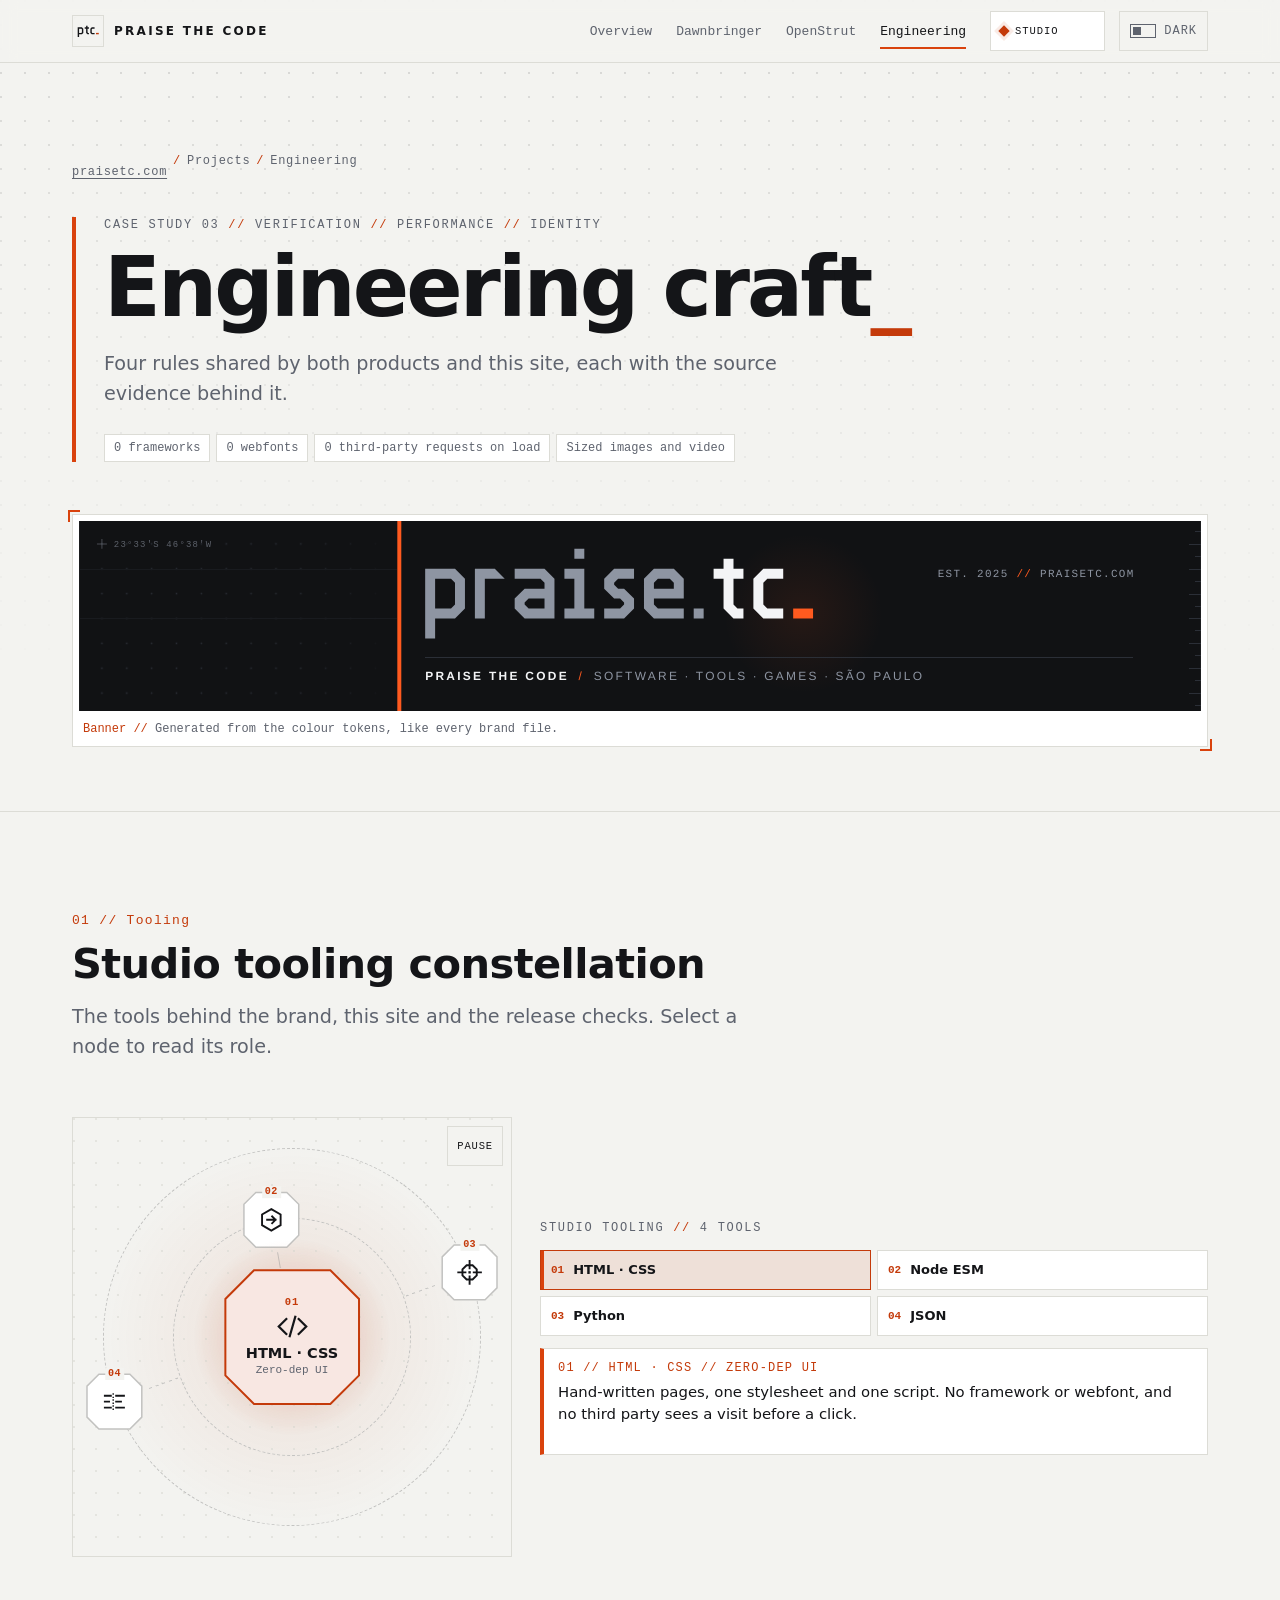
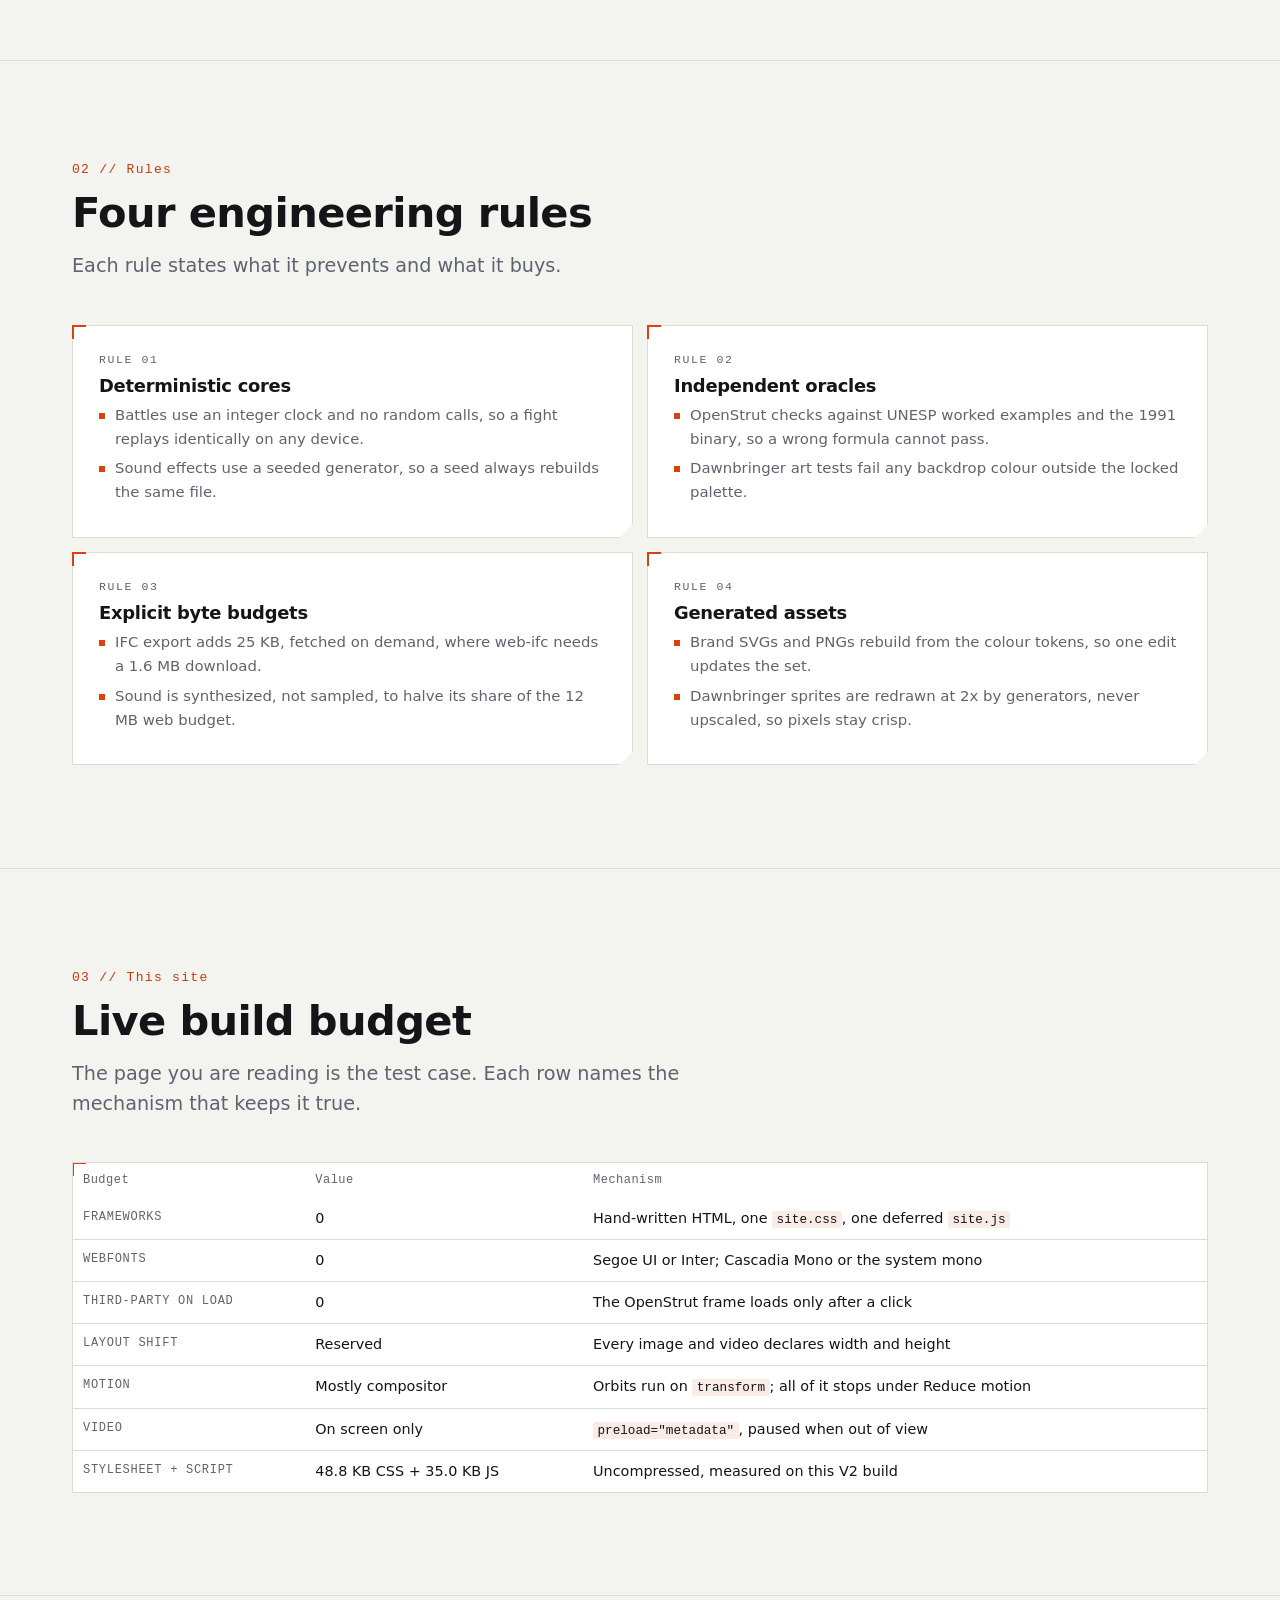
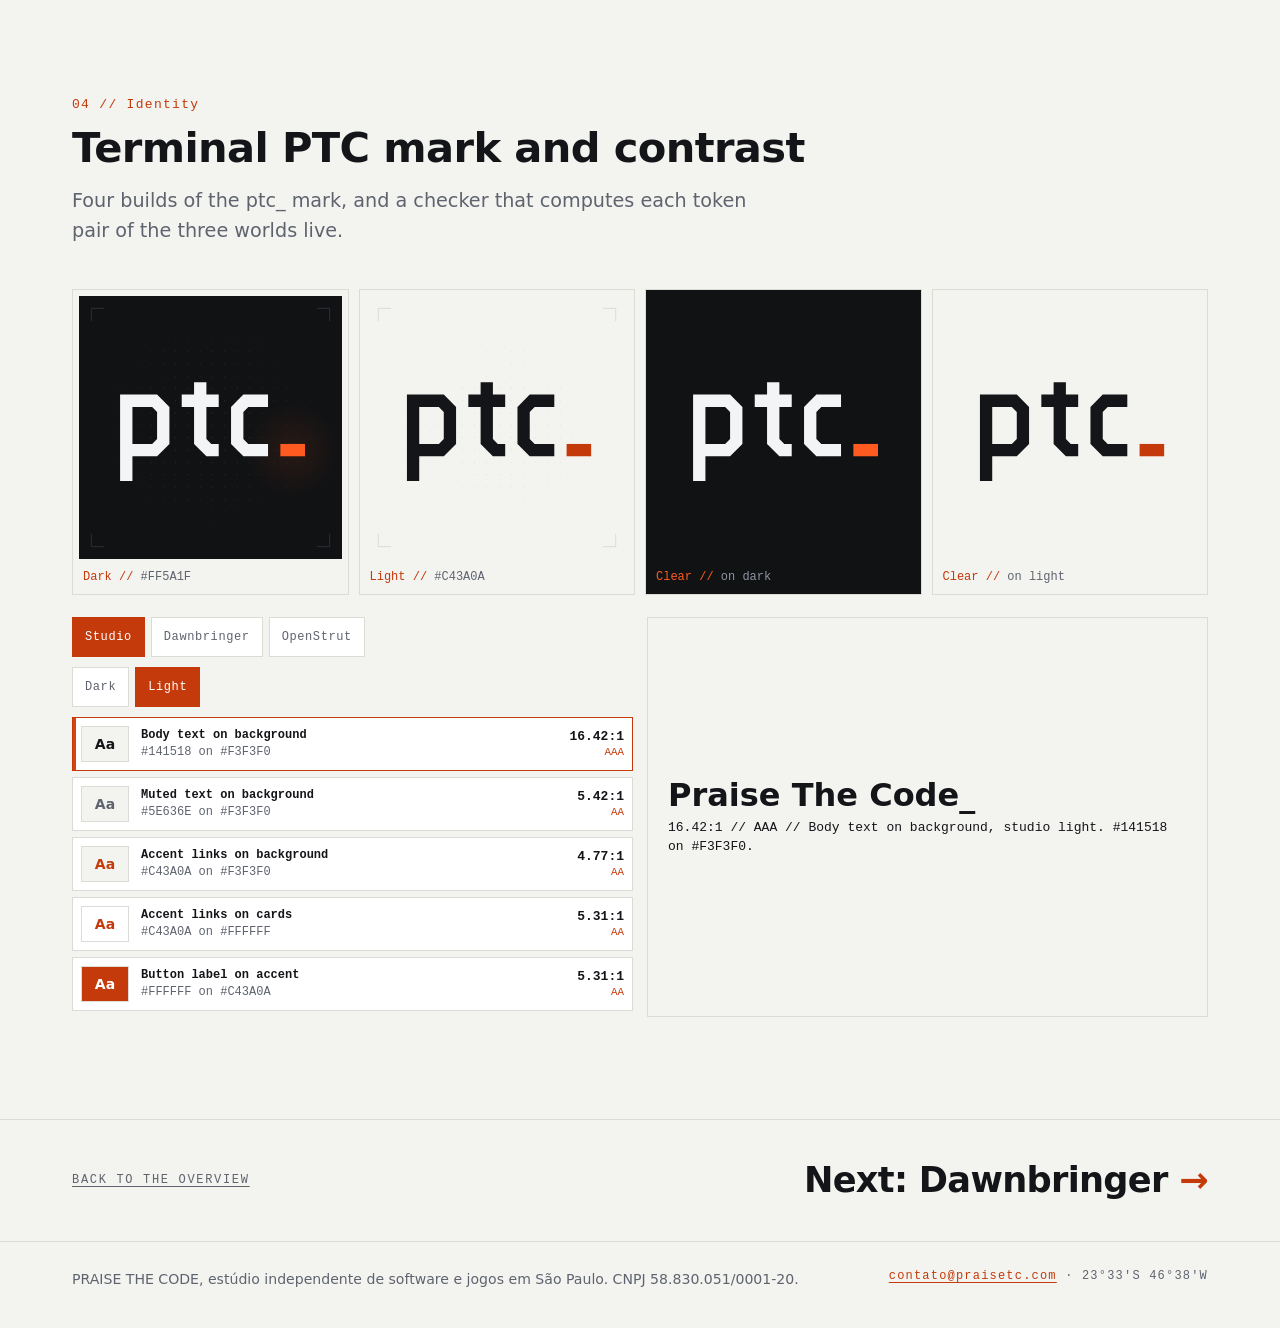
<file: projects/engineering/index.html>
<!doctype html>
<html lang="en" data-world="studio" data-fixed>
<head>
<meta charset="utf-8">
<meta name="viewport" content="width=device-width, initial-scale=1">
<script>document.documentElement.classList.add('js');try{var t=localStorage.getItem('ptc-theme');if(t=='dark'||t=='light')document.documentElement.dataset.theme=t}catch(e){}</script>
<title>Engineering craft and the Terminal PTC visual system | Praise The Code</title>
<meta name="description" content="The rules behind Praise The Code's software: deterministic cores, independent oracles, byte budgets and generated assets, plus this site's build budget and a live WCAG contrast inspector.">
<link rel="canonical" href="https://praisetc.com/projects/engineering/">
<meta name="theme-color" content="#111214" media="(prefers-color-scheme: dark)">
<meta name="theme-color" content="#F3F3F0" media="(prefers-color-scheme: light)">
<meta property="og:type" content="article">
<meta property="og:site_name" content="Praise The Code">
<meta property="og:title" content="Engineering craft and visual system">
<meta property="og:description" content="Deterministic cores, independent oracles, byte budgets, generated assets and the Terminal PTC identity.">
<meta property="og:url" content="https://praisetc.com/projects/engineering/">
<meta property="og:image" content="https://praisetc.com/assets/og.png">
<meta property="og:image:width" content="1200">
<meta property="og:image:height" content="630">
<meta name="twitter:card" content="summary_large_image">
<link rel="icon" type="image/svg+xml" href="../../assets/favicon.svg">
<link rel="apple-touch-icon" href="../../assets/apple-touch-icon.png">
<link rel="stylesheet" href="../../assets/site.css">
<script src="../../assets/site.js" defer></script>
<script type="speculationrules">{"prerender":[{"where":{"href_matches":"/*"},"eagerness":"moderate"}]}</script>
</head>
<body>
<div class="atmo" aria-hidden="true"><i class="a-st"></i><i class="a-db"></i><i class="a-os"></i></div>
<a class="skip" href="#main">Skip to content</a>
<header class="nav"><span class="prog" aria-hidden="true"></span><div class="wrap">
  <a class="brand" href="../../" aria-label="Praise The Code, overview"><img class="theme-dark" src="../../assets/mark-dark.svg" width="32" height="32" alt="ptc_ mark"><img class="theme-light" src="../../assets/mark-light.svg" width="32" height="32" alt="ptc_ mark"><span>Praise The Code</span></a>
  <nav class="links" aria-label="Main"><a href="../../">Overview</a><a href="../dawnbringer/">Dawnbringer</a><a href="../openstrut/">OpenStrut</a><a href="./" aria-current="page">Engineering</a></nav>
  <span class="world-pill"><i aria-hidden="true"></i><span class="sr">Visual world: </span><span>STUDIO</span></span>
  <button class="tog" type="button" aria-pressed="false"><i aria-hidden="true"></i>Dark</button>
</div></header>

<main id="main">
<section class="hero">
  <div class="wrap">
    <nav aria-label="Breadcrumb"><ol class="crumbs"><li><a href="../../">praisetc.com</a></li><li>Projects</li><li aria-current="page">Engineering</li></ol></nav>
    <div class="rule">
      <p class="eye">Case study 03 <b>//</b> verification <b>//</b> performance <b>//</b> identity</p>
      <h1>Engineering craft<span>_</span></h1>
      <p class="lead">Four rules shared by both products and this site, each with the source evidence behind it.</p>
      <ul class="chips" aria-label="This site"><li>0 frameworks</li><li>0 webfonts</li><li>0 third-party requests on load</li><li>Sized images and video</li></ul>
    </div>
    <figure class="frame" style="margin-top:clamp(30px,4.5vw,52px)">
      <img src="../../assets/banner-ptc.svg" width="1128" height="191" fetchpriority="high" decoding="async" alt="Praise The Code banner: orange rule, the modular praise.tc_ signature and the line Software, Tools, Games, São Paulo.">
      <figcaption><b>Banner //</b> Generated from the colour tokens, like every brand file.</figcaption>
    </figure>
  </div>
</section>

<section class="sec cv" id="stack" aria-labelledby="h-stack">
  <div class="wrap">
    <div class="sh"><p class="num">01 // Tooling</p><h2 id="h-stack">Studio tooling constellation</h2><p class="lead">The tools behind the brand, this site and the release checks. Select a node to read its role.</p></div>
    <div class="orbit" data-orbit>
      <div class="orbit-wrap"><div class="orbit-stage">
        <div class="orb-ring r1">
          <span class="orb-arm" style="--a:-100deg"><button class="orb" type="button" data-k="02" data-icon="hex" data-name="Node ESM" data-sub="Brand build" data-d="A script rebuilds every brand SVG and PNG from the colour tokens, then fails if a size or a text margin is off.">02</button></span>
        </div>
        <div class="orb-ring r2">
          <span class="orb-arm" style="--a:-20deg"><button class="orb" type="button" data-k="03" data-icon="reticle" data-name="Python" data-sub="Visual QA" data-d="Each page is checked in both themes at desktop and phone width; overflow or layout shift fails the release.">03</button></span>
          <span class="orb-arm" style="--a:160deg"><button class="orb" type="button" data-k="04" data-icon="kv" data-name="JSON" data-sub="Contrast tokens" data-d="Each colour stores its measured contrast and WCAG grade, so weak pairs are caught before use.">04</button></span>
        </div>
        <button class="orb-hub" type="button" data-k="01" data-icon="code" data-name="HTML · CSS" data-sub="Zero-dep UI" data-d="Hand-written pages, one stylesheet and one script. No framework or webfont, and no third party sees a visit before a click.">01 HTML · CSS</button>
        <button class="orb-tog" type="button" aria-pressed="false" aria-label="Pause the orbit">Pause</button>
      </div></div>
      <div class="orbit-panel">
        <p class="eye">Studio tooling <b>//</b> 4 tools</p>
        <div class="orb-chips" role="group" aria-label="Studio tooling nodes" style="--rows:2"></div>
        <p class="const-out" aria-live="polite"><b data-o="t">01 // HTML · CSS // Zero-dep UI</b><span data-o="d">Hand-written pages, one stylesheet and one script. No framework or webfont, and no third party sees a visit before a click.</span></p>
      </div>
    </div>
  </div>
</section>

<section class="sec cv" id="rules" aria-labelledby="h-rules">
  <div class="wrap">
    <div class="sh"><p class="num">02 // Rules</p><h2 id="h-rules">Four engineering rules</h2><p class="lead">Each rule states what it prevents and what it buys.</p></div>
    <div class="cards c2">
      <article class="card cut"><p class="eye">Rule 01</p><h3>Deterministic cores</h3><ul class="dots"><li>Battles use an integer clock and no random calls, so a fight replays identically on any device.</li><li>Sound effects use a seeded generator, so a seed always rebuilds the same file.</li></ul></article>
      <article class="card cut"><p class="eye">Rule 02</p><h3>Independent oracles</h3><ul class="dots"><li>OpenStrut checks against UNESP worked examples and the 1991 binary, so a wrong formula cannot pass.</li><li>Dawnbringer art tests fail any backdrop colour outside the locked palette.</li></ul></article>
      <article class="card cut"><p class="eye">Rule 03</p><h3>Explicit byte budgets</h3><ul class="dots"><li>IFC export adds 25 KB, fetched on demand, where web-ifc needs a 1.6 MB download.</li><li>Sound is synthesized, not sampled, to halve its share of the 12 MB web budget.</li></ul></article>
      <article class="card cut"><p class="eye">Rule 04</p><h3>Generated assets</h3><ul class="dots"><li>Brand SVGs and PNGs rebuild from the colour tokens, so one edit updates the set.</li><li>Dawnbringer sprites are redrawn at 2x by generators, never upscaled, so pixels stay crisp.</li></ul></article>
    </div>
  </div>
</section>

<section class="sec cv" id="performance" aria-labelledby="h-perf">
  <div class="wrap">
    <div class="sh"><p class="num">03 // This site</p><h2 id="h-perf">Live build budget</h2><p class="lead">The page you are reading is the test case. Each row names the mechanism that keeps it true.</p></div>
    <div class="card" style="padding:0;overflow-x:auto">
      <table class="cmp perf">
        <caption class="sr">Build budget of praisetc.com</caption>
        <thead><tr><th scope="col">Budget</th><th scope="col">Value</th><th scope="col">Mechanism</th></tr></thead>
        <tbody>
          <tr><th scope="row">Frameworks</th><td>0</td><td>Hand-written HTML, one <code>site.css</code>, one deferred <code>site.js</code></td></tr>
          <tr><th scope="row">Webfonts</th><td>0</td><td>Segoe UI or Inter; Cascadia Mono or the system mono</td></tr>
          <tr><th scope="row">Third-party on load</th><td>0</td><td>The OpenStrut frame loads only after a click</td></tr>
          <tr><th scope="row">Layout shift</th><td>Reserved</td><td>Every image and video declares width and height</td></tr>
          <tr><th scope="row">Motion</th><td>Mostly compositor</td><td>Orbits run on <code>transform</code>; all of it stops under Reduce motion</td></tr>
          <tr><th scope="row">Video</th><td>On screen only</td><td><code>preload="metadata"</code>, paused when out of view</td></tr>
          <tr><th scope="row">Stylesheet + script</th><td data-size>48.8 KB CSS + 35.0 KB JS</td><td>Uncompressed, measured on this V2 build</td></tr>
        </tbody>
      </table>
    </div>
  </div>
</section>

<section class="sec cv" id="identity" aria-labelledby="h-id">
  <div class="wrap">
    <div class="sh"><p class="num">04 // Identity</p><h2 id="h-id">Terminal PTC mark and contrast</h2><p class="lead">Four builds of the ptc_ mark, and a checker that computes each token pair of the three worlds live.</p></div>
    <div class="marks">
      <figure><img src="../../assets/mark-dark.svg" width="400" height="400" loading="lazy" decoding="async" alt="ptc_ mark on Carbon Zinc with a Signal Orange cursor."><figcaption class="cap"><b>Dark //</b> #FF5A1F</figcaption></figure>
      <figure><img src="../../assets/mark-light.svg" width="400" height="400" loading="lazy" decoding="async" alt="ptc_ mark on Warm Concrete with a Deep Signal cursor."><figcaption class="cap"><b>Light //</b> #C43A0A</figcaption></figure>
      <figure class="tr-d"><img src="../../assets/mark-transparent.svg" width="400" height="400" loading="lazy" decoding="async" alt="Transparent ptc_ mark for dark backgrounds."><figcaption class="cap" style="color:#8E95A2"><b style="color:#FF5A1F">Clear //</b> on dark</figcaption></figure>
      <figure class="tr-l"><img src="../../assets/mark-transparent-light.svg" width="400" height="400" loading="lazy" decoding="async" alt="Transparent ptc_ mark for light backgrounds."><figcaption class="cap" style="color:#5E636E"><b style="color:#C43A0A">Clear //</b> on light</figcaption></figure>
    </div>
    <div class="wcag" data-wcag>
      <div>
        <div class="tabs" role="group" aria-label="World"><button type="button" data-w="studio" aria-pressed="true">Studio</button><button type="button" data-w="dawnbringer" aria-pressed="false">Dawnbringer</button><button type="button" data-w="openstrut" aria-pressed="false">OpenStrut</button></div>
        <div class="tabs" role="group" aria-label="Theme"><button type="button" data-md="d" aria-pressed="true">Dark</button><button type="button" data-md="l" aria-pressed="false">Light</button></div>
        <div class="wc" role="group" aria-label="Contrast pairs"></div>
      </div>
      <div class="wc-out" aria-live="polite"><strong>Praise The Code_</strong><span>Select a pair to preview it.</span></div>
    </div>
  </div>
</section>

<section class="sec" aria-label="Next project" style="padding:0">
  <div class="wrap next"><a class="eye" style="margin:0" href="../../">Back to the overview</a><a class="big" href="../dawnbringer/">Next: Dawnbringer <span aria-hidden="true">&#8594;</span></a></div>
</section>
</main>

<footer class="foot"><div class="wrap">
  <span lang="pt-BR">PRAISE THE CODE, estúdio independente de software e jogos em São Paulo. CNPJ 58.830.051/0001-20.</span>
  <span class="co"><a href="mailto:contato@praisetc.com">contato@praisetc.com</a> · 23°33'S 46°38'W</span>
</div></footer>
</body>
</html>
</file>
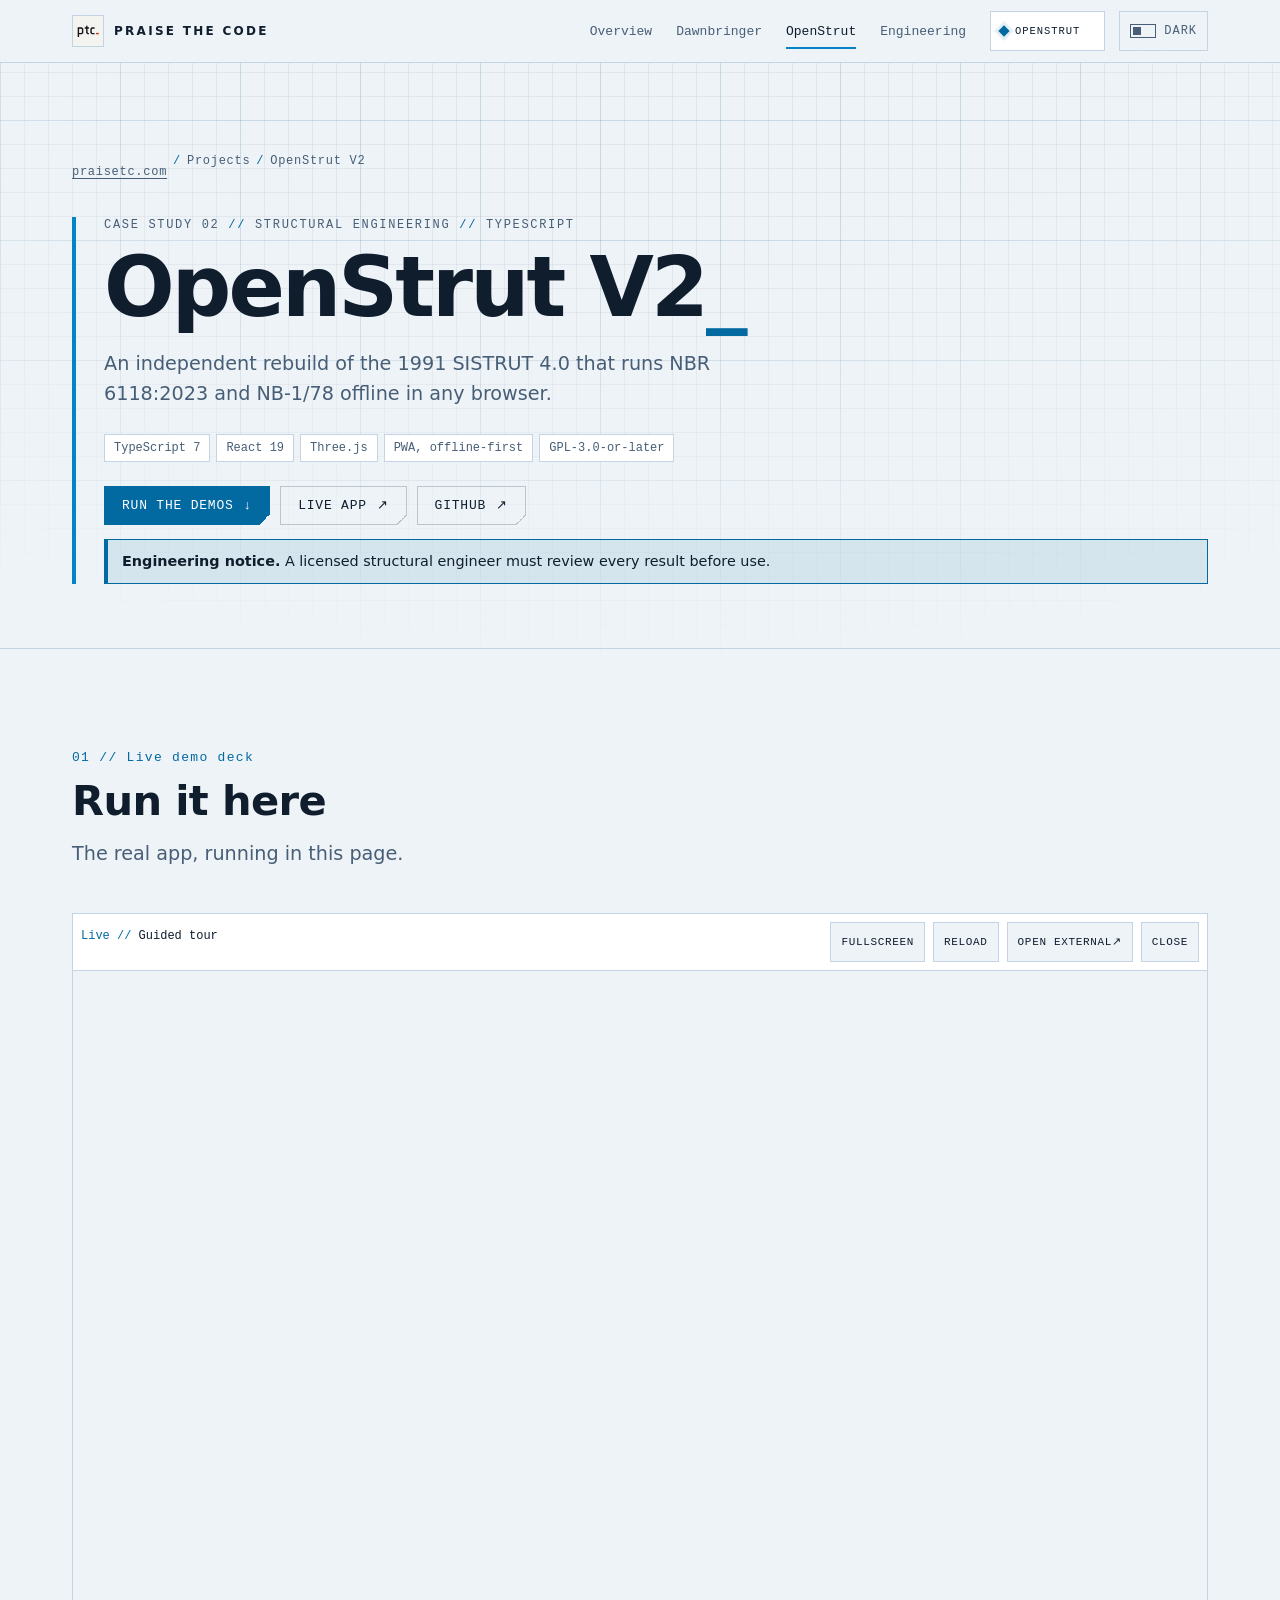
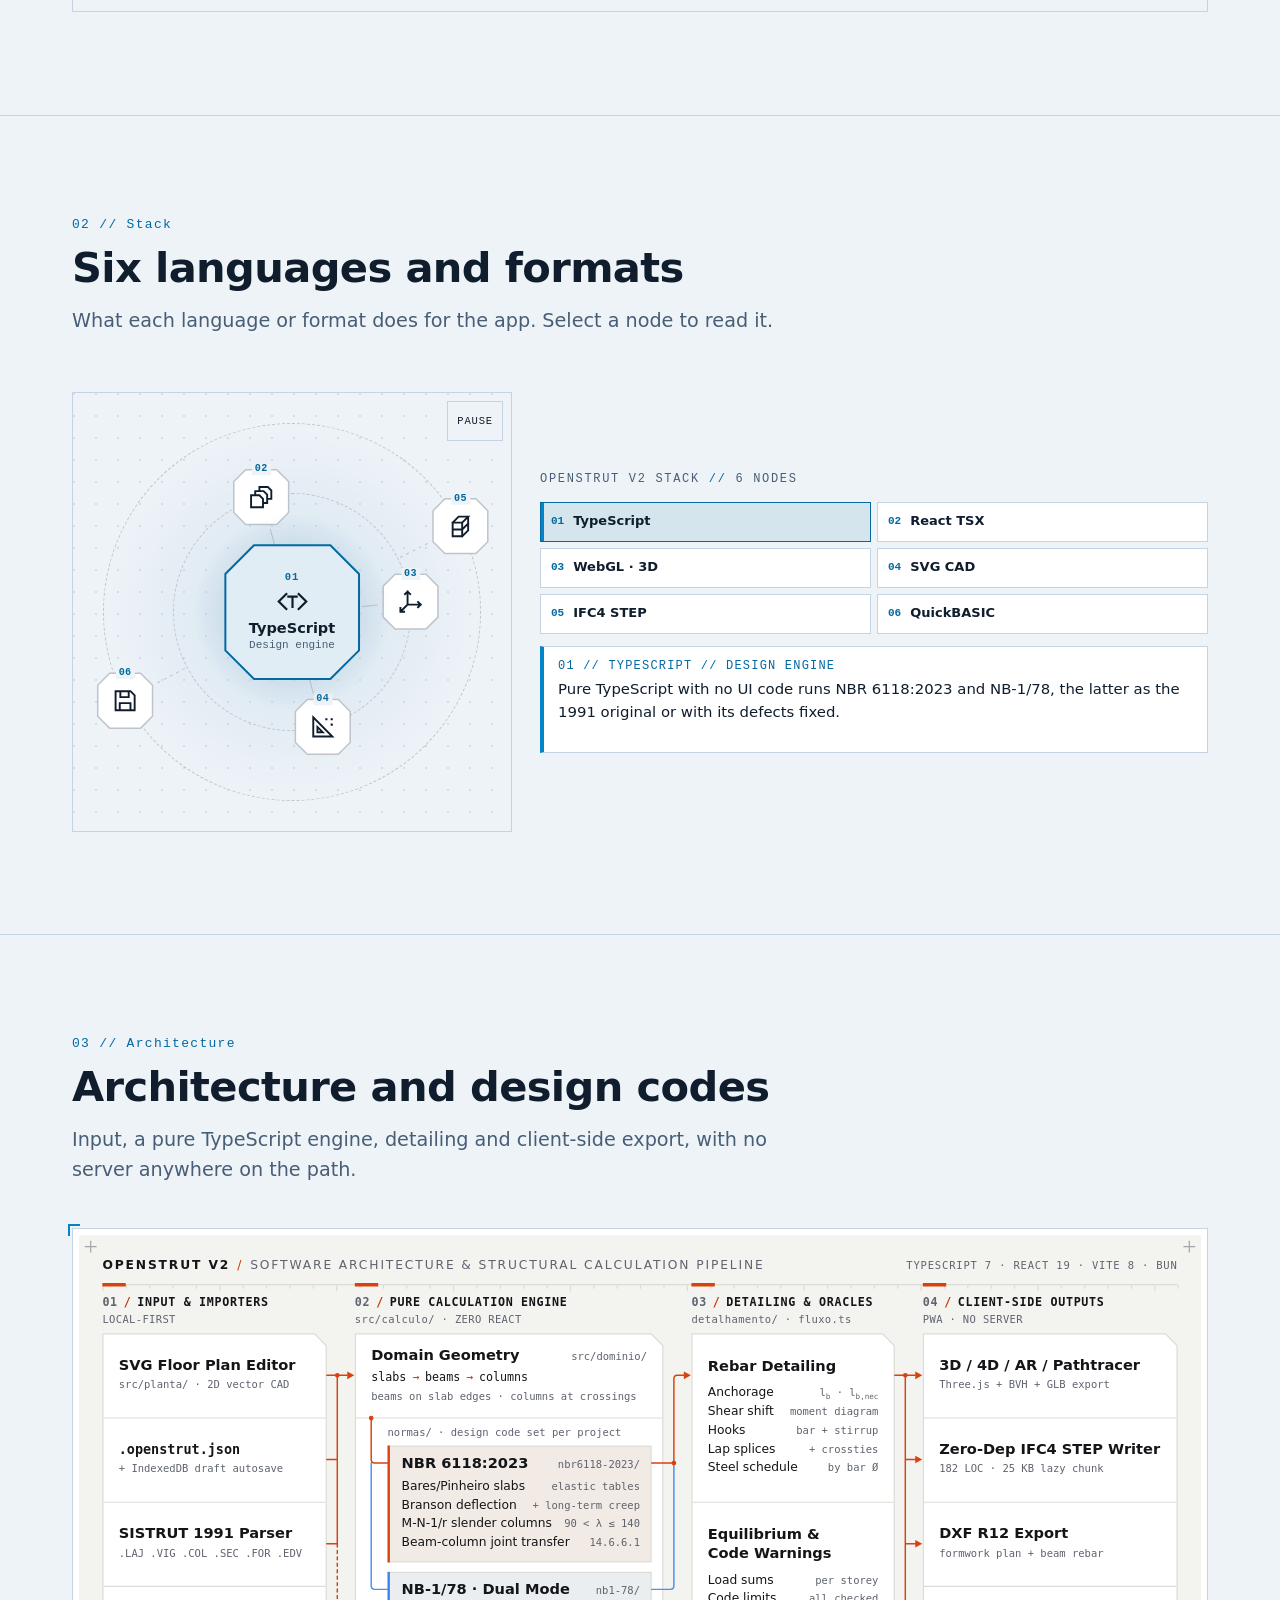
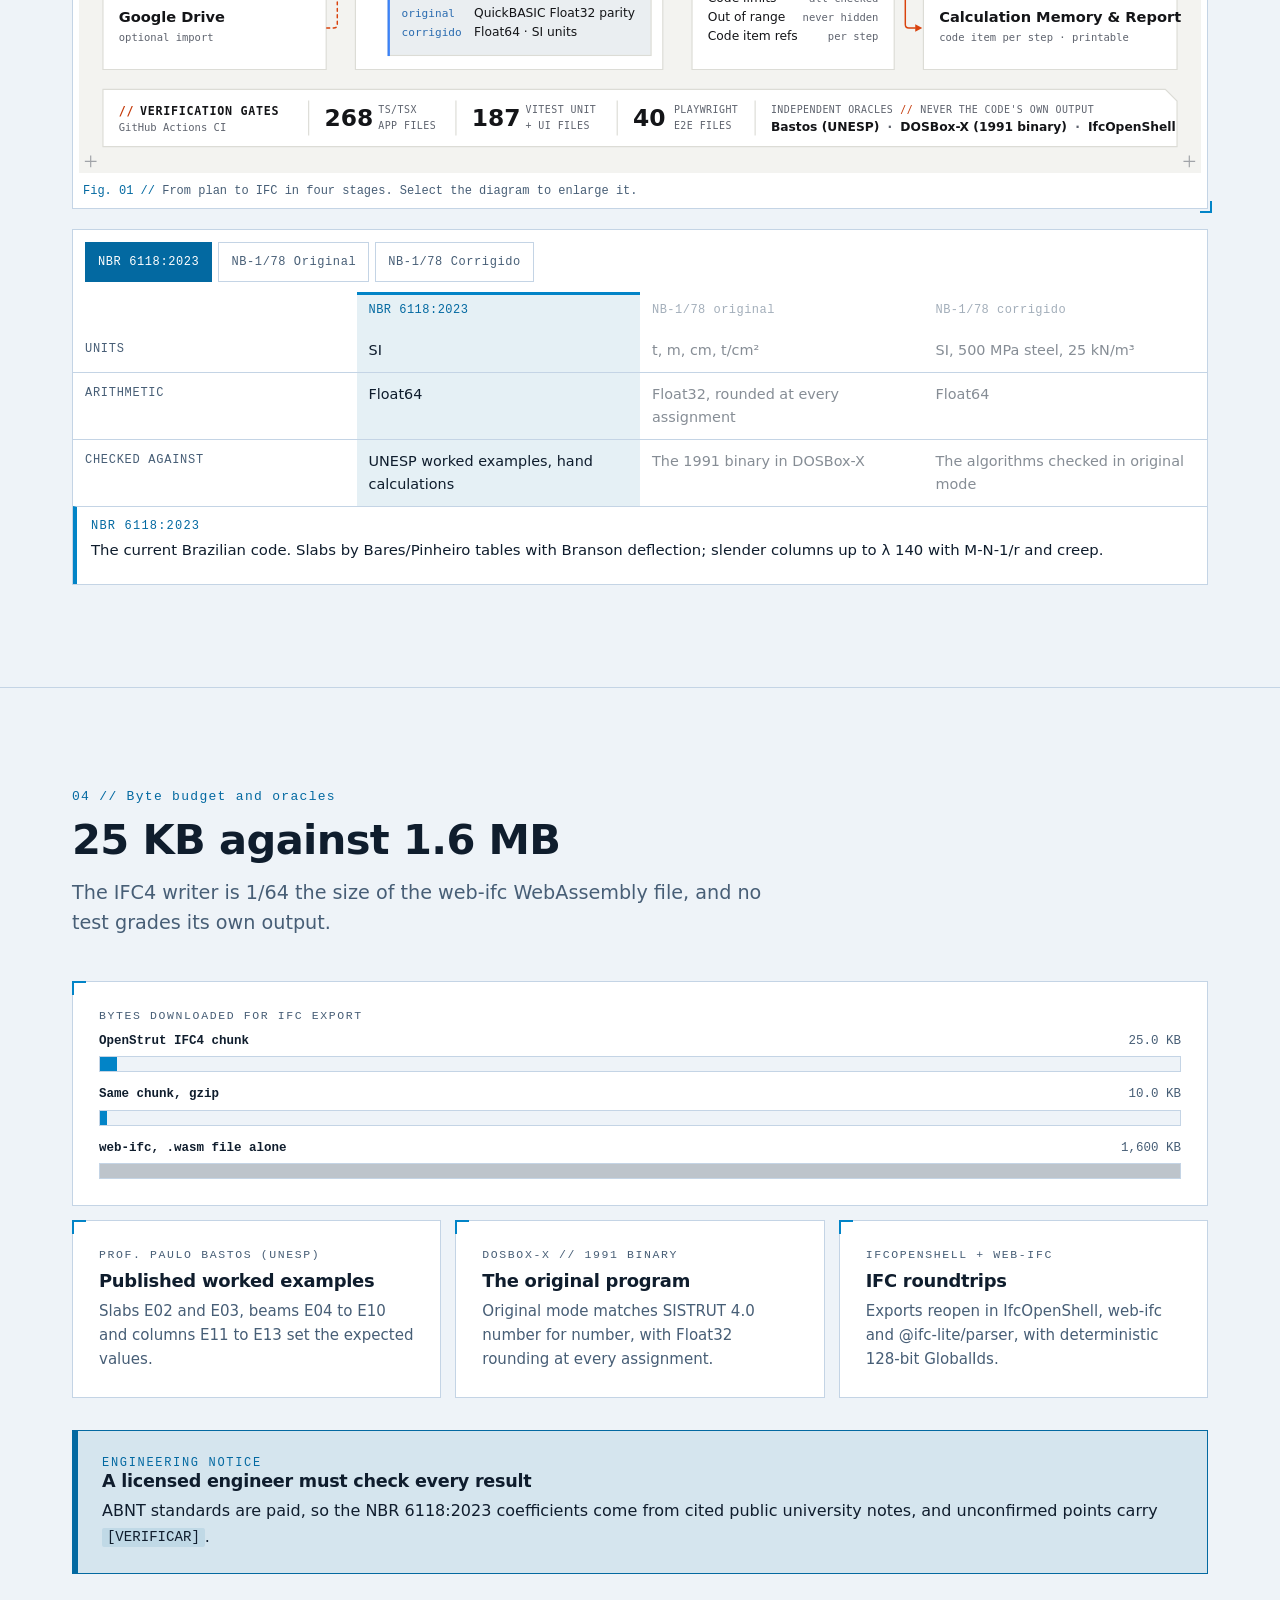
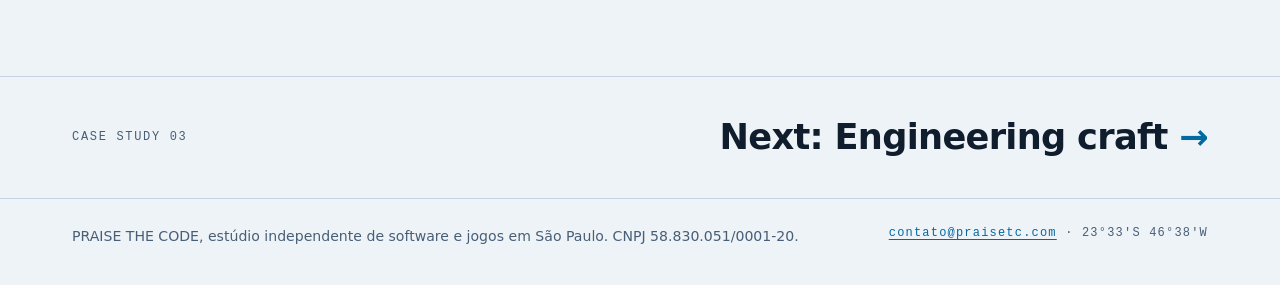
<file: projects/openstrut/index.html>
<!doctype html>
<html lang="en" data-world="openstrut" data-fixed>
<head>
<meta charset="utf-8">
<meta name="viewport" content="width=device-width, initial-scale=1">
<script>document.documentElement.classList.add('js');try{var t=localStorage.getItem('ptc-theme');if(t=='dark'||t=='light')document.documentElement.dataset.theme=t}catch(e){}</script>
<title>OpenStrut V2 case study: live app, dual-code engine and 25 KB IFC4 writer | Praise The Code</title>
<meta name="description" content="Run OpenStrut V2 in the page: a pure TypeScript engine for NBR 6118:2023 and NB-1/78, Float32 parity with a 1991 MS-DOS binary and a zero-dependency IFC4 writer.">
<link rel="canonical" href="https://praisetc.com/projects/openstrut/">
<meta name="theme-color" content="#0B121C" media="(prefers-color-scheme: dark)">
<meta name="theme-color" content="#EEF3F8" media="(prefers-color-scheme: light)">
<meta property="og:type" content="article">
<meta property="og:site_name" content="Praise The Code">
<meta property="og:title" content="OpenStrut V2 case study">
<meta property="og:description" content="Dual-code structural engine, Float32 parity with SISTRUT 4.0 (1991), a 25 KB IFC4 writer and tests against independent oracles.">
<meta property="og:url" content="https://praisetc.com/projects/openstrut/">
<meta property="og:image" content="https://praisetc.com/assets/og.png">
<meta property="og:image:width" content="1200">
<meta property="og:image:height" content="630">
<meta name="twitter:card" content="summary_large_image">
<link rel="icon" type="image/svg+xml" href="../../assets/favicon.svg">
<link rel="apple-touch-icon" href="../../assets/apple-touch-icon.png">
<link rel="stylesheet" href="../../assets/site.css">
<script src="../../assets/site.js" defer></script>
<script type="speculationrules">{"prerender":[{"where":{"href_matches":"/*"},"eagerness":"moderate"}]}</script>
</head>
<body>
<div class="atmo" aria-hidden="true"><i class="a-st"></i><i class="a-db"></i><i class="a-os"></i></div>
<a class="skip" href="#main">Skip to content</a>
<header class="nav"><span class="prog" aria-hidden="true"></span><div class="wrap">
  <a class="brand" href="../../" aria-label="Praise The Code, overview"><img class="theme-dark" src="../../assets/mark-dark.svg" width="32" height="32" alt="ptc_ mark"><img class="theme-light" src="../../assets/mark-light.svg" width="32" height="32" alt="ptc_ mark"><span>Praise The Code</span></a>
  <nav class="links" aria-label="Main"><a href="../../">Overview</a><a href="../dawnbringer/">Dawnbringer</a><a href="./" aria-current="page">OpenStrut</a><a href="../engineering/">Engineering</a></nav>
  <span class="world-pill"><i aria-hidden="true"></i><span class="sr">Visual world: </span><span>OPENSTRUT</span></span>
  <button class="tog" type="button" aria-pressed="false"><i aria-hidden="true"></i>Dark</button>
</div></header>

<main id="main">
<section class="hero">
  <div class="wrap">
    <nav aria-label="Breadcrumb"><ol class="crumbs"><li><a href="../../">praisetc.com</a></li><li>Projects</li><li aria-current="page">OpenStrut V2</li></ol></nav>
    <div class="rule">
      <p class="eye">Case study 02 <b>//</b> structural engineering <b>//</b> TypeScript</p>
      <h1>OpenStrut V2<span>_</span></h1>
      <p class="lead">An independent rebuild of the 1991 SISTRUT 4.0 that runs NBR 6118:2023 and NB-1/78 offline in any browser.</p>
      <ul class="chips" aria-label="Technical profile"><li>TypeScript 7</li><li>React 19</li><li>Three.js</li><li>PWA, offline-first</li><li>GPL-3.0-or-later</li></ul>
      <div class="acts"><a class="btn p" href="#demo">Run the demos <span class="ar" aria-hidden="true">&#8595;</span></a><a class="btn ext" href="https://gmunaro.github.io/openstrut/">Live app</a><a class="btn ext" href="https://github.com/gmunaro/openstrut">GitHub</a></div>
      <p class="warn mini"><b>Engineering notice.</b> A licensed structural engineer must review every result before use.</p>
    </div>
  </div>
</section>

<section class="sec" id="demo" aria-labelledby="h-demo">
  <div class="wrap">
    <div class="sh"><p class="num">01 // Live demo deck</p><h2 id="h-demo">Run it here</h2><p class="lead">The real app, running in this page.</p></div>
    <div class="app" data-app data-src="https://gmunaro.github.io/openstrut/">
      <div class="app-bar" hidden>
        <p class="hint" aria-live="polite"></p>
        <button type="button" data-act="fs">Fullscreen</button><button type="button" data-act="reload">Reload</button><a class="ext" href="https://gmunaro.github.io/openstrut/" target="_blank" rel="noopener">Open external</a><button type="button" data-act="close">Close</button>
      </div>
      <div class="app-frame">
        <div class="app-face">
          <p class="eye">Live app <b>//</b> tour starts in view</p>
          <h3>The real OpenStrut V2, in this page</h3>
          <p>The guided tour plays when this panel comes into view. Each demo opens the app ready on its view.</p>
          <button class="btn p" type="button" data-demo="?embed=1" data-label="OpenStrut V2">Launch live OpenStrut V2</button>
          <div class="recipes" role="group" aria-label="Live demos">
            <button type="button" data-auto data-demo="?exemplo=edificio&amp;aba=3d&amp;moldura=0&amp;painel=0&amp;cor=concreto&amp;camada=render,tour&amp;embed=1">Guided tour</button>
            <button type="button" data-demo="?exemplo=edificio&amp;aba=3d&amp;moldura=0&amp;painel=0&amp;explodido=1&amp;cor=nkPilares&amp;rampa=calor&amp;embed=1">Exploded Nk</button>
            <button type="button" data-demo="?exemplo=edificio&amp;aba=3d&amp;moldura=0&amp;painel=0&amp;cor=concreto&amp;camada=render,sequencia&amp;reproduzir=1&amp;embed=1">4D build sequence</button>
            <button type="button" data-demo="?exemplo=edificio&amp;aba=3d&amp;moldura=0&amp;painel=0&amp;cor=concreto&amp;foco=pilar~1%C2%BA%20pavimento~P6&amp;camada=render,armadura&amp;embed=1">Rebar in 3D</button>
          </div>
        </div>
      </div>
    </div>
  </div>
</section>

<section class="sec cv" id="stack" aria-labelledby="h-stack">
  <div class="wrap">
    <div class="sh"><p class="num">02 // Stack</p><h2 id="h-stack">Six languages and formats</h2><p class="lead">What each language or format does for the app. Select a node to read it.</p></div>
    <div class="orbit" data-orbit>
      <div class="orbit-wrap"><div class="orbit-stage">
        <div class="orb-ring r1">
          <span class="orb-arm" style="--a:-105deg"><button class="orb" type="button" data-k="02" data-icon="layers" data-name="React TSX" data-sub="Offline app" data-d="A PWA that runs in the browser with no server: draw the plan, read forces and print reports, even offline.">02</button></span>
          <span class="orb-arm" style="--a:-5deg"><button class="orb" type="button" data-k="03" data-icon="axes" data-name="WebGL · 3D" data-sub="Exploded Nk" data-d="The exploded 3D view colours each column by axial load and cuts any floor, so load paths are visible, not buried in tables.">03</button></span>
          <span class="orb-arm" style="--a:75deg"><button class="orb" type="button" data-k="04" data-icon="square" data-name="SVG CAD" data-sub="2D plan" data-d="Draw the slabs; beams appear on their edges and columns at crossings, with colours for warnings and failures.">04</button></span>
        </div>
        <div class="orb-ring r2">
          <span class="orb-arm" style="--a:-27deg"><button class="orb" type="button" data-k="05" data-icon="bim" data-name="IFC4 STEP" data-sub="BIM export" data-d="A 25 KB writer replaces a 1.6 MB WebAssembly download, and fixed IDs keep BIM review comments attached after each re-export.">05</button></span>
          <span class="orb-arm" style="--a:152deg"><button class="orb" type="button" data-k="06" data-icon="floppy" data-name="QuickBASIC" data-sub="1991 oracle" data-d="Original mode matches the 1991 program number for number, Float32 rounding included, checked against the real binary in DOSBox-X.">06</button></span>
        </div>
        <button class="orb-hub" type="button" data-k="01" data-icon="ts" data-name="TypeScript" data-sub="Design engine" data-d="Pure TypeScript with no UI code runs NBR 6118:2023 and NB-1/78, the latter as the 1991 original or with its defects fixed.">01 TypeScript</button>
        <button class="orb-tog" type="button" aria-pressed="false" aria-label="Pause the orbit">Pause</button>
      </div></div>
      <div class="orbit-panel">
        <p class="eye">OpenStrut V2 stack <b>//</b> 6 nodes</p>
        <div class="orb-chips" role="group" aria-label="OpenStrut stack nodes" style="--rows:3"></div>
        <p class="const-out" aria-live="polite"><b data-o="t">01 // TypeScript // Design engine</b><span data-o="d">Pure TypeScript with no UI code runs NBR 6118:2023 and NB-1/78, the latter as the 1991 original or with its defects fixed.</span></p>
      </div>
    </div>
  </div>
</section>

<section class="sec cv" id="architecture" aria-labelledby="h-arch">
  <div class="wrap">
    <div class="sh"><p class="num">03 // Architecture</p><h2 id="h-arch">Architecture and design codes</h2><p class="lead">Input, a pure TypeScript engine, detailing and client-side export, with no server anywhere on the path.</p></div>
    <figure class="frame">
      <button class="zoom" type="button" data-zoom data-cap="OpenStrut V2 architecture: 01 input and importers, 02 pure calculation engine in src/calculo with both codes, 03 detailing and oracles, 04 client-side outputs. The verification bar lists 187 Vitest files, 40 Playwright files and the independent oracles.">
        <img class="theme-dark" src="../../assets/diagrams/openstrut-arch-dark.svg" width="960" height="460" decoding="async" alt="OpenStrut architecture diagram: input, pure calculation engine with NBR 6118:2023 and NB-1/78, detailing and oracles, client-side outputs, and a verification bar.">
        <img class="theme-light" src="../../assets/diagrams/openstrut-arch-light.svg" width="960" height="460" decoding="async" alt="OpenStrut architecture diagram: input, pure calculation engine with NBR 6118:2023 and NB-1/78, detailing and oracles, client-side outputs, and a verification bar.">
      </button>
      <figcaption><b>Fig. 01 //</b> From plan to IFC in four stages. Select the diagram to enlarge it.</figcaption>
    </figure>
    <div class="cmp-w" data-picker style="margin-top:20px">
      <div class="tabs" role="group" aria-label="Calculation mode">
        <button type="button" aria-pressed="true" data-k="nbr" data-t="NBR 6118:2023" data-d="The current Brazilian code. Slabs by Bares/Pinheiro tables with Branson deflection; slender columns up to λ 140 with M-N-1/r and creep.">NBR 6118:2023</button>
        <button type="button" aria-pressed="false" data-k="nb1o" data-t="NB-1/78 original (QuickBASIC Float32)" data-d="Reproduces SISTRUT 4.0 number for number in t, m and cm, rounding to Float32 at every assignment as QuickBASIC 4.5 does.">NB-1/78 Original</button>
        <button type="button" aria-pressed="false" data-k="nb1c" data-t="NB-1/78 corrigido (Float64)" data-d="The same algorithms in Float64 and SI units, with each catalogued defect of the 1991 program fixed.">NB-1/78 Corrigido</button>
      </div>
      <table class="cmp">
        <caption class="sr">Comparison of the three calculation modes</caption>
        <thead><tr><th scope="col"><span class="sr">Property</span></th><th scope="col" data-m="nbr" class="on">NBR 6118:2023</th><th scope="col" data-m="nb1o">NB-1/78 original</th><th scope="col" data-m="nb1c">NB-1/78 corrigido</th></tr></thead>
        <tbody>
          <tr><th scope="row">Units</th><td data-m="nbr" class="on">SI</td><td data-m="nb1o">t, m, cm, t/cm²</td><td data-m="nb1c">SI, 500 MPa steel, 25 kN/m³</td></tr>
          <tr><th scope="row">Arithmetic</th><td data-m="nbr" class="on">Float64</td><td data-m="nb1o">Float32, rounded at every assignment</td><td data-m="nb1c">Float64</td></tr>
          <tr><th scope="row">Checked against</th><td data-m="nbr" class="on">UNESP worked examples, hand calculations</td><td data-m="nb1o">The 1991 binary in DOSBox-X</td><td data-m="nb1c">The algorithms checked in original mode</td></tr>
        </tbody>
      </table>
      <p class="const-out" aria-live="polite" style="border-width:1px 0 0 4px;min-height:5.2em"><b data-o="t">NBR 6118:2023</b><span data-o="d">The current Brazilian code. Slabs by Bares/Pinheiro tables with Branson deflection; slender columns up to λ 140 with M-N-1/r and creep.</span></p>
    </div>
  </div>
</section>

<section class="sec cv" id="budget" aria-labelledby="h-bud">
  <div class="wrap">
    <div class="sh"><p class="num">04 // Byte budget and oracles</p><h2 id="h-bud">25 KB against 1.6 MB</h2><p class="lead">The IFC4 writer is 1/64 the size of the web-ifc WebAssembly file, and no test grades its own output.</p></div>
    <div class="card">
      <p class="eye">Bytes downloaded for IFC export</p>
      <ul class="bars">
        <li><div class="lb"><span><b>OpenStrut IFC4 chunk</b></span><span>25.0 KB</span></div><div class="tr"><i style="--v:1.5625%"></i></div></li>
        <li><div class="lb"><span><b>Same chunk, gzip</b></span><span>10.0 KB</span></div><div class="tr"><i style="--v:.625%"></i></div></li>
        <li><div class="lb"><span><b>web-ifc, .wasm file alone</b></span><span>1,600 KB</span></div><div class="tr mu"><i style="--v:100%"></i></div></li>
      </ul>
    </div>
    <div class="cards c3" style="margin-top:14px">
      <article class="card"><p class="eye">Prof. Paulo Bastos (UNESP)</p><h3>Published worked examples</h3><p>Slabs E02 and E03, beams E04 to E10 and columns E11 to E13 set the expected values.</p></article>
      <article class="card"><p class="eye">DOSBox-X // 1991 binary</p><h3>The original program</h3><p>Original mode matches SISTRUT 4.0 number for number, with Float32 rounding at every assignment.</p></article>
      <article class="card"><p class="eye">IfcOpenShell + web-ifc</p><h3>IFC roundtrips</h3><p>Exports reopen in IfcOpenShell, web-ifc and @ifc-lite/parser, with deterministic 128-bit GlobalIds.</p></article>
    </div>
    <div class="warn">
      <p class="eye" style="color:var(--ac)">Engineering notice</p>
      <h3>A licensed engineer must check every result</h3>
      <p>ABNT standards are paid, so the NBR 6118:2023 coefficients come from cited public university notes, and unconfirmed points carry <code>[VERIFICAR]</code>.</p>
    </div>
  </div>
</section>

<section class="sec" aria-label="Next project" style="padding:0">
  <div class="wrap next"><span class="eye" style="margin:0">Case study 03</span><a class="big" href="../engineering/">Next: Engineering craft <span aria-hidden="true">&#8594;</span></a></div>
</section>
</main>

<footer class="foot"><div class="wrap">
  <span lang="pt-BR">PRAISE THE CODE, estúdio independente de software e jogos em São Paulo. CNPJ 58.830.051/0001-20.</span>
  <span class="co"><a href="mailto:contato@praisetc.com">contato@praisetc.com</a> · 23°33'S 46°38'W</span>
</div></footer>
</body>
</html>
</file>
<file: assets/site.css>
/* praisetc.com styles. One file, no build step, no webfont.
   Three visual worlds: <html data-world="studio|dawnbringer|openstrut">. Home switches world on scroll
   (site.js); case studies fix one. Theme follows the OS unless <html data-theme="dark|light"> is set
   by the inline head script or the toggle. A world change only swaps colours, never sizes or fonts,
   so it cannot shift layout. */
:root{color-scheme:light dark;--bg:light-dark(#F3F3F0,#111214);--sf:light-dark(#FFFFFF,#1A1C20);--ln:light-dark(#DCDCD6,#2C3038);--fg:light-dark(#141518,#F3F4F6);--mu:light-dark(#5E636E,#8E95A2);--ac:light-dark(#C43A0A,#FF5A1F);--ac2:light-dark(#9A2D08,#FF8A5B);--bar:light-dark(#D9420D,#FF5A1F);--on:light-dark(#FFFFFF,#111214);--ln2:color-mix(in srgb,var(--fg) 22%,var(--bg));--tint:color-mix(in srgb,var(--ac) 10%,#0000);--sans:'Segoe UI',Inter,system-ui,sans-serif;--mono:'Cascadia Mono','JetBrains Mono',ui-monospace,Consolas,monospace;--disp:'Palatino Linotype','Book Antiqua',Palatino,Georgia,serif;--w:1200px;--g:20px;--cut:14px;--spring:cubic-bezier(.34,1.56,.64,1)}
:root[data-world=dawnbringer]{--bg:light-dark(#F4EFE6,#0B0710);--sf:light-dark(#FCF9F2,#140E1F);--ln:light-dark(#D7CCBA,#2D1E3A);--fg:light-dark(#1B1221,#F2E3C6);--mu:light-dark(#5A4B63,#B39FA8);--ac:light-dark(#8F4F0A,#F5C05C);--ac2:light-dark(#6B3FA0,#C39BE8);--bar:light-dark(#A65E0E,#F5C05C);--on:light-dark(#FFFFFF,#0B0710)}
:root[data-world=openstrut]{--bg:light-dark(#EEF3F8,#0B121C);--sf:light-dark(#FFFFFF,#111B29);--ln:light-dark(#C4D4E5,#22354E);--fg:light-dark(#0F1D2D,#EDF4FB);--mu:light-dark(#475E76,#92ABC6);--ac:light-dark(#0369A1,#38BDF8);--ac2:light-dark(#15803D,#22C55E);--bar:light-dark(#0284C7,#38BDF8);--on:light-dark(#FFFFFF,#09111B)}
:root[data-theme=dark]{color-scheme:dark}
:root[data-theme=light]{color-scheme:light}
@supports not (color:light-dark(#000,#fff)){
:root{--bg:#F3F3F0;--sf:#FFFFFF;--ln:#DCDCD6;--fg:#141518;--mu:#5E636E;--ac:#C43A0A;--ac2:#9A2D08;--bar:#D9420D;--on:#FFFFFF}
:root[data-world=dawnbringer]{--bg:#F4EFE6;--sf:#FCF9F2;--ln:#D7CCBA;--fg:#1B1221;--mu:#5A4B63;--ac:#8F4F0A;--ac2:#6B3FA0;--bar:#A65E0E;--on:#FFFFFF}
:root[data-world=openstrut]{--bg:#EEF3F8;--sf:#FFFFFF;--ln:#C4D4E5;--fg:#0F1D2D;--mu:#475E76;--ac:#0369A1;--ac2:#15803D;--bar:#0284C7;--on:#FFFFFF}
@media (prefers-color-scheme:dark){
:root:not([data-theme=light]){--bg:#111214;--sf:#1A1C20;--ln:#2C3038;--fg:#F3F4F6;--mu:#8E95A2;--ac:#FF5A1F;--ac2:#FF8A5B;--bar:#FF5A1F;--on:#111214}
:root[data-world=dawnbringer]:not([data-theme=light]){--bg:#0B0710;--sf:#140E1F;--ln:#2D1E3A;--fg:#F2E3C6;--mu:#B39FA8;--ac:#F5C05C;--ac2:#C39BE8;--bar:#F5C05C;--on:#0B0710}
:root[data-world=openstrut]:not([data-theme=light]){--bg:#0B121C;--sf:#111B29;--ln:#22354E;--fg:#EDF4FB;--mu:#92ABC6;--ac:#38BDF8;--ac2:#22C55E;--bar:#38BDF8;--on:#09111B}}
:root[data-theme=dark]{--bg:#111214;--sf:#1A1C20;--ln:#2C3038;--fg:#F3F4F6;--mu:#8E95A2;--ac:#FF5A1F;--ac2:#FF8A5B;--bar:#FF5A1F;--on:#111214}
:root[data-theme=dark][data-world=dawnbringer]{--bg:#0B0710;--sf:#140E1F;--ln:#2D1E3A;--fg:#F2E3C6;--mu:#B39FA8;--ac:#F5C05C;--ac2:#C39BE8;--bar:#F5C05C;--on:#0B0710}
:root[data-theme=dark][data-world=openstrut]{--bg:#0B121C;--sf:#111B29;--ln:#22354E;--fg:#EDF4FB;--mu:#92ABC6;--ac:#38BDF8;--ac2:#22C55E;--bar:#38BDF8;--on:#09111B}}

*,*::before,*::after{box-sizing:border-box}
html{scroll-padding-top:84px}
body{margin:0;background:var(--bg);color:var(--fg);font:16px/1.6 var(--sans);overflow-x:clip}
body,.nav,.card,.frame,.btn,.tele li,.chips li,.kv dt,.kv dd,.rows li,.sec,.tabs button,.orb-chip,.const-out{transition:background-color .55s ease,color .35s ease,border-color .45s ease}
figure{margin:0}
img,video{max-width:100%;height:auto;display:block}
a{color:var(--ac);text-underline-offset:3px;text-decoration-thickness:1px}
a:hover{text-decoration-thickness:2px}
:focus-visible{outline:2px solid var(--ac);outline-offset:3px}
p{margin:0 0 1em}
h1,h2,h3,h4{margin:0;line-height:1.12;font-weight:650;letter-spacing:-.015em;text-wrap:balance}
.w-db :is(h1,h2,h3),[data-world-section=dawnbringer] :is(h2,h3){font-family:var(--disp);font-weight:600;letter-spacing:.005em}
code{font:.88em/1.4 var(--mono);background:var(--tint);padding:.08em .35em;border-radius:2px;overflow-wrap:anywhere}
ul,ol{margin:0;padding:0;list-style:none}
button{font:inherit;color:inherit}
[hidden]{display:none!important}
.skip{position:absolute;left:12px;top:-60px;z-index:50;background:var(--ac);color:var(--on);padding:8px 14px;font:13px var(--mono)}
.skip:focus{top:12px}
.sr{position:absolute;width:1px;height:1px;overflow:hidden;clip-path:inset(50%);white-space:nowrap}
.wrap{max-width:var(--w);margin:0 auto;padding-inline:var(--g)}
@media (min-width:760px){:root{--g:32px}}
.theme-dark{display:none}
@media (prefers-color-scheme:dark){:root:not([data-theme=light]) .theme-dark{display:block}:root:not([data-theme=light]) .theme-light{display:none}}
:root[data-theme=dark] .theme-dark{display:block}
:root[data-theme=dark] .theme-light{display:none}

/* World atmosphere: one fixed layer per world, crossfaded by opacity. */
.atmo{position:fixed;inset:0;z-index:-1;pointer-events:none}
.atmo i{position:absolute;inset:0;opacity:0;transition:opacity .6s ease}
.atmo .a-st{background:radial-gradient(circle at 1px 1px,var(--ln2) 1px,#0000 1.4px) 0 0/24px 24px;mask:linear-gradient(180deg,#000,#0000 75%)}
.atmo .a-db{background:radial-gradient(60% 50% at 12% -6%,color-mix(in srgb,var(--ac) 17%,#0000),#0000 72%),radial-gradient(45% 42% at 102% 18%,color-mix(in srgb,var(--ac2) 13%,#0000),#0000 72%)}
.atmo .a-os{--gl:color-mix(in srgb,var(--fg) 6%,#0000);--gm:color-mix(in srgb,var(--ac) 11%,#0000);background:linear-gradient(var(--gm) 1px,#0000 1px) 0 0/120px 120px,linear-gradient(90deg,var(--gm) 1px,#0000 1px) 0 0/120px 120px,linear-gradient(var(--gl) 1px,#0000 1px) 0 0/24px 24px,linear-gradient(90deg,var(--gl) 1px,#0000 1px) 0 0/24px 24px;mask:radial-gradient(120% 90% at 50% 0,#000 30%,#0000 85%)}
:root:not([data-world]) .a-st,[data-world=studio] .a-st{opacity:.6}
[data-world=dawnbringer] .a-db,[data-world=openstrut] .a-os{opacity:1}

/* Nav, world pill, reading progress */
.nav{position:sticky;top:0;z-index:20;background:var(--bg);background:color-mix(in srgb,var(--bg) 92%,#0000);border-bottom:1px solid var(--ln);backdrop-filter:blur(8px)}
.nav .prog{position:absolute;left:0;top:0;width:100%;height:2px;background:var(--ac);transform-origin:0 50%;transform:scaleX(var(--p,0))}
.nav .wrap{display:flex;align-items:center;gap:14px;min-height:62px;flex-wrap:wrap}
.brand{display:flex;align-items:center;gap:10px;color:var(--fg);text-decoration:none;font:600 12px/1 var(--sans);letter-spacing:.19em;text-transform:uppercase;white-space:nowrap}
.brand img{width:32px;height:32px;border:1px solid var(--ln)}
.links{display:flex;gap:4px;margin-left:auto;font:13px/1 var(--mono)}
.links a{color:var(--mu);text-decoration:none;padding:10px;position:relative;outline-offset:-2px}
.links a:hover,.links a[aria-current]{color:var(--fg)}
.links a[aria-current]::after{content:"";position:absolute;left:10px;right:10px;bottom:2px;height:2px;background:var(--bar)}
.world-pill{display:inline-flex;align-items:center;gap:7px;width:calc(11ch + 46px);padding:7px 9px;border:1px solid var(--ln);background:var(--sf);font:10.5px/1 var(--mono);letter-spacing:.09em;color:var(--fg);white-space:nowrap;cursor:default}
button.world-pill{cursor:pointer}
.world-pill i{flex:none;width:8px;height:8px;background:var(--ac);box-shadow:0 0 0 3px var(--tint);transform:rotate(45deg);transition:background-color .45s}
.tog{display:inline-flex;align-items:center;gap:8px;background:none;border:1px solid var(--ln);padding:7px 10px;font:12px/1 var(--mono);letter-spacing:.08em;text-transform:uppercase;color:var(--mu);cursor:pointer}
.tog i{width:26px;height:14px;border:1px solid currentColor;position:relative}
.tog i::after{content:"";position:absolute;top:2px;left:2px;width:8px;height:8px;background:var(--mu);transition:transform .25s var(--spring)}
.tog[aria-pressed=true] i::after{transform:translateX(12px);background:var(--bar)}
@media (max-width:759px){.nav .wrap{gap:0 10px;padding-top:8px}.world-pill{margin-left:auto}.links{order:3;width:calc(100% + 2*var(--g));margin:0 calc(-1*var(--g));padding:0 var(--g);justify-content:space-between;gap:0;font-size:12px;overflow-x:auto;scrollbar-width:none;border-top:1px solid var(--ln)}.links a{padding:12px 4px;white-space:nowrap}}
@media (max-width:519px){.brand span{display:none}}

/* Type and layout */
.eye{font:12px/1.4 var(--mono);letter-spacing:.14em;text-transform:uppercase;color:var(--mu);margin:0 0 14px}
.eye b{color:var(--ac);font-weight:400}
.lead{font-size:clamp(1.06rem,1.5vw,1.24rem);line-height:1.55;color:var(--mu);max-width:58ch}
.mu{color:var(--mu)}
.mono{font-family:var(--mono)}
.small{font-size:.9rem}
.sec{padding:clamp(56px,8vw,104px) 0;border-top:1px solid var(--ln);contain:layout style}
.cv{content-visibility:auto;contain-intrinsic-size:auto 900px}
.sh{display:grid;gap:14px;margin-bottom:clamp(26px,4vw,44px)}
.sh h2{font-size:clamp(1.7rem,3.4vw,2.6rem)}
.sh .lead{margin:0}
.num{font:13px/1 var(--mono);color:var(--ac);letter-spacing:.1em;margin:0}
.hero{padding:clamp(40px,7vw,92px) 0 clamp(36px,5vw,64px)}
.hero-g{display:grid;grid-template-columns:minmax(0,1fr);gap:clamp(28px,4vw,56px);align-items:start}
@media (min-width:980px){.hero-g{grid-template-columns:minmax(0,1.5fr) minmax(0,1fr)}}
.rule{border-left:4px solid var(--bar);padding-left:clamp(16px,2.4vw,28px)}
.hero h1{font-size:clamp(2.5rem,7vw,5.2rem);line-height:.98;letter-spacing:-.035em;margin:0 0 20px}
.hero h1>span{color:var(--ac)}
.blink{animation:blink 1.1s steps(1) infinite}
@keyframes blink{50%{opacity:0}}
.hero .lead{margin:0 0 26px}
.h-logo{margin:0 0 18px}
.h-logo img{width:min(100%,460px)}
.crumbs{font:12px/1.4 var(--mono);letter-spacing:.06em;color:var(--mu);margin:0 0 24px;display:flex;flex-wrap:wrap;gap:6px}
.crumbs a{color:var(--mu)}
.crumbs li+li::before{content:"/";color:var(--ac);margin-right:6px}
.chips{display:flex;flex-wrap:wrap;gap:6px;margin:0 0 24px}
.chips li{font:12px/1 var(--mono);border:1px solid var(--ln);padding:7px 9px;color:var(--mu);background:var(--sf)}
.chips li b{color:var(--ac);font-weight:400}
.acts{display:flex;flex-wrap:wrap;gap:10px}
.btn{--under:var(--bg);display:inline-flex;align-items:center;gap:10px;position:relative;padding:12px 17px;font:13px/1 var(--mono);letter-spacing:.06em;text-transform:uppercase;text-decoration:none;border:1px solid var(--ln2);color:var(--fg);background:#0000;cursor:pointer;transition:transform .35s var(--spring),background-color .45s,border-color .45s,color .35s}
.btn::after,.cut::after{content:"";position:absolute;right:-1px;bottom:-1px;width:11px;height:11px;background:linear-gradient(135deg,#0000 50%,var(--ln2) 0 calc(50% + 1px),var(--under) 0)}
.btn:hover{transform:translateY(-2px);text-decoration:none}
.btn:active{transform:translateY(0) scale(.98)}
.btn.p{background:var(--ac);border-color:var(--ac);color:var(--on)}
.btn.p::after{background:linear-gradient(135deg,#0000 50%,var(--under) 50%)}
.btn.sm{padding:9px 12px;font-size:11.5px}
.btn .ar{transition:transform .3s var(--spring)}
.btn:hover .ar{transform:translateX(3px)}
a.ext:not(.btn)::after{content:" \2197"}
.btn.ext::before{content:"\2197";order:2}
.card{--under:var(--bg);position:relative;background:var(--sf);border:1px solid var(--ln);padding:clamp(18px,2.4vw,26px);min-width:0}
.card::before{content:"";position:absolute;left:-1px;top:-1px;width:14px;height:14px;border-left:2px solid var(--bar);border-top:2px solid var(--bar)}
.card.cut{clip-path:polygon(0 0,100% 0,100% calc(100% - var(--cut)),calc(100% - var(--cut)) 100%,0 100%)}
.card h3{font-size:1.12rem;margin:0 0 8px}
.card p{margin:0;color:var(--mu);font-size:.94rem}
.card .eye{margin-bottom:8px;font-size:11.5px;overflow-wrap:anywhere}
.cards{display:grid;grid-template-columns:minmax(0,1fr);gap:14px}
.cards .card{transition:transform .4s var(--spring),border-color .45s,background-color .55s}
.cards .card:hover{transform:translateY(-3px);border-color:var(--ln2)}
@media (min-width:600px){.c2,.c4{grid-template-columns:repeat(2,minmax(0,1fr))}}
@media (min-width:1080px){.c4{grid-template-columns:repeat(4,minmax(0,1fr))}.c3{grid-template-columns:repeat(3,minmax(0,1fr))}}
@media (min-width:700px) and (max-width:1079px){.c3{grid-template-columns:repeat(3,minmax(0,1fr))}}
.frame{position:relative;border:1px solid var(--ln);background:var(--sf);padding:6px;min-width:0}
.frame::before,.frame::after{content:"";position:absolute;width:12px;height:12px;border:0 solid var(--bar);pointer-events:none;z-index:2}
.frame::before{left:-5px;top:-5px;border-left-width:2px;border-top-width:2px}
.frame::after{right:-5px;bottom:-5px;border-right-width:2px;border-bottom-width:2px}
.frame img{width:100%}
.frame figcaption,.cap{font:12px/1.5 var(--mono);color:var(--mu);padding:9px 4px 2px}
.frame figcaption b,.cap b{color:var(--ac);font-weight:400}
.zoom{display:block;width:100%;padding:0;border:0;background:none;cursor:zoom-in;position:relative}
.zoom::after{content:"+ Enlarge";position:absolute;right:10px;top:10px;font:11px/1 var(--mono);letter-spacing:.08em;text-transform:uppercase;padding:7px 9px;background:var(--bg);color:var(--fg);border:1px solid var(--ln);opacity:0;transform:translateY(-3px);transition:opacity .15s,transform .15s}
.zoom:hover::after,.zoom:focus-visible::after{opacity:1;transform:none}
@media (hover:none){.zoom::after{opacity:1;transform:none}}
.tele{display:grid;grid-template-columns:repeat(2,minmax(0,1fr));gap:1px;border:1px solid var(--ln);background:var(--ln);margin-top:clamp(36px,5vw,60px)}
.tele li{padding:16px 16px 14px;background:var(--sf);min-width:0}
.tele li:last-child{grid-column:1/-1}
.tele b{display:block;font:600 clamp(1.55rem,3vw,2.1rem)/1.05 var(--sans);letter-spacing:-.02em;font-variant-numeric:tabular-nums}
.tele span{display:block;font:12px/1.4 var(--mono);color:var(--mu);margin-top:7px}
.tele small{display:block;font:11px/1.3 var(--mono);color:var(--ac);letter-spacing:.08em;text-transform:uppercase;margin-top:5px}
@media (min-width:980px){.tele{grid-template-columns:repeat(5,minmax(0,1fr))}.tele li:last-child{grid-column:auto}}
.spec{display:grid;grid-template-columns:max-content minmax(0,1fr);gap:8px 18px;margin:0;font-size:.93rem}
.spec dt,.kv dt,.rows li>span:first-child,.cmp tbody th{font:400 12px/1.8 var(--mono);color:var(--mu);letter-spacing:.06em;text-transform:uppercase}
.spec dd{margin:0;min-width:0;overflow-wrap:anywhere}
.mark{width:72px;height:72px;border:1px solid var(--ln);margin-bottom:18px}
.proj-h{display:flex;align-items:flex-end;gap:clamp(14px,3vw,26px);margin-bottom:clamp(22px,3.5vw,36px);flex-wrap:wrap}
.idx{font:300 clamp(3.2rem,8vw,6rem)/.8 var(--mono);color:var(--ac);letter-spacing:-.06em}
.proj-h h2{font-size:clamp(2rem,4.4vw,3.2rem);letter-spacing:-.03em}
.proj-h .eye{margin:0 0 10px}
.proj-g{display:grid;grid-template-columns:minmax(0,1fr);gap:clamp(22px,3.5vw,44px);align-items:start}
.proj-g>*,.hero-g>*,.pal-b>*,.contact>*,.deck>*{min-width:0}
@media (min-width:980px){.proj-g{grid-template-columns:minmax(0,1.35fr) minmax(0,1fr)}}
.thesis{font-size:clamp(1.05rem,1.45vw,1.2rem);line-height:1.5;margin:0 0 6px;max-width:46ch}
.dots li{position:relative;padding-left:16px;margin:6px 0;color:var(--mu);font-size:.93rem}
.dots li::before{content:"";position:absolute;left:0;top:.6em;width:6px;height:6px;background:var(--bar)}
.kv{display:grid;grid-template-columns:max-content minmax(0,1fr);border-top:1px solid var(--ln);margin:18px 0 22px;font-size:.92rem}
.kv dt,.kv dd{padding:8px 0;border-bottom:1px solid var(--ln);margin:0}
.kv dt{padding-right:16px}
.kv dd{min-width:0;overflow-wrap:anywhere}
.note{font:12.5px/1.5 var(--mono);color:var(--mu);border-left:3px solid var(--bar);padding:8px 12px;background:var(--tint);margin:14px 0 0}
.note b{color:var(--fg);font-weight:600}
.code{font:12.5px/1.65 var(--mono);background:var(--bg);border:1px solid var(--ln);padding:12px 14px;margin:0;overflow:auto;white-space:pre;color:var(--fg)}
.code .k{color:var(--ac)}.code .c{color:var(--mu)}
.badge{position:absolute;left:10px;top:10px;z-index:3;font:600 10.5px/1 var(--mono);letter-spacing:.1em;padding:7px 9px;background:rgb(11 7 16/.82);color:#F5C05C;border:1px solid #F5C05C66;pointer-events:none}
.badge i{display:inline-block;width:7px;height:7px;margin-right:7px;background:#F5C05C;border-radius:50%;animation:blink 1.6s steps(1) infinite}

/* Tabs and tab stages */
.tabs{display:flex;flex-wrap:wrap;gap:6px;margin:0 0 10px}
.tabs button{font:12px/1 var(--mono);letter-spacing:.05em;padding:10px 12px;border:1px solid var(--ln);background:var(--sf);color:var(--mu);cursor:pointer;transition:transform .3s var(--spring),background-color .3s,color .3s,border-color .3s}
.tabs button:hover{transform:translateY(-1px);color:var(--fg)}
.tabs button[aria-selected=true],.tabs button[aria-pressed=true]{color:var(--on);background:var(--ac);border-color:var(--ac)}
.stage{position:relative;aspect-ratio:16/9;background:#0B0710;overflow:hidden}
.stage video,.stage>img{width:100%;height:100%;object-fit:cover}

/* Lantern concept art: pointer parallax and a moving glow, transform only. */
.lantern{position:relative;aspect-ratio:16/9;overflow:hidden;background:#0B0710;isolation:isolate}
.lantern>img{width:100%;height:100%;object-fit:cover;transform:translate3d(calc(var(--px,0)*-14px),calc(var(--py,0)*-9px),0) scale(1.05);transition:transform .5s cubic-bezier(.2,.7,.2,1)}
.lantern .glow{position:absolute;left:0;top:0;width:46%;aspect-ratio:1;border-radius:50%;background:radial-gradient(closest-side,rgb(255 233 168/.34),rgb(245 192 92/.12) 45%,#0000);mix-blend-mode:screen;pointer-events:none;opacity:0;transform:translate3d(calc(var(--mx,0px) - 50%),calc(var(--my,0px) - 50%),0);transition:opacity .4s}
.lantern:hover .glow{opacity:1}
.lantern .tagline{position:absolute;right:10px;bottom:10px;font:11px/1 var(--mono);letter-spacing:.08em;padding:6px 8px;background:rgb(11 7 16/.78);color:#F2E3C6;border:1px solid #2D1E3A}

/* Video stages and the OFF / HIGH curtain */
.vid-ctl{position:absolute;right:10px;bottom:10px;z-index:3}
[data-play]{min-width:10ch;text-align:center}
.vid-ctl button,.cur-bar button{font:11.5px/1 var(--mono);letter-spacing:.06em;text-transform:uppercase;padding:9px 11px;border:1px solid #F5C05C88;background:rgb(11 7 16/.82);color:#F2E3C6;cursor:pointer;transition:transform .3s var(--spring)}
.vid-ctl button:hover,.cur-bar button:hover{transform:translateY(-1px)}
.cur{--pos:56%;position:relative;aspect-ratio:16/9;overflow:hidden;background:#0B0710;touch-action:pan-y;cursor:ew-resize;user-select:none}
.cur video{position:absolute;inset:0;width:100%;height:100%;object-fit:cover}
.cur .hi{clip-path:inset(0 calc(100% - var(--pos)) 0 0)}
.cur-line{position:absolute;inset:0;transform:translateX(var(--pos));pointer-events:none;z-index:2}
.cur-line::before{content:"";position:absolute;left:-1px;top:0;bottom:0;width:2px;background:#F5C05C;box-shadow:0 0 12px #F5C05C}
.cur-line::after{content:"";position:absolute;left:-15px;top:50%;width:30px;height:30px;margin-top:-15px;background:#0B0710 linear-gradient(90deg,#0000 11px,#F5C05C 11px 13px,#0000 13px 17px,#F5C05C 17px 19px,#0000 19px);border:2px solid #F5C05C;transform:rotate(45deg)}
.cur-lab{position:absolute;bottom:10px;z-index:2;font:600 11px/1 var(--mono);letter-spacing:.1em;padding:6px 8px;background:rgb(11 7 16/.82);color:#F2E3C6;border:1px solid #2D1E3A;pointer-events:none}
.cur-lab.l{left:10px;color:#F5C05C}.cur-lab.r{right:10px}
.cur-lab{transition:opacity .2s}.cur.no-l .cur-lab.l,.cur.no-r .cur-lab.r{opacity:0}
.cur-line::after{margin-left:var(--hx,0px)}
.cur-bar{display:flex;flex-wrap:wrap;align-items:center;gap:8px 10px;margin-top:10px}
.cur-bar input{flex:1 1 220px;accent-color:var(--ac);min-width:0}
.cur-bar button{border-color:var(--ln);background:var(--sf);color:var(--fg)}
.cur-bar output{font:12px/1 var(--mono);color:var(--mu);min-width:9ch}

/* Orbiting constellation. Rings spin with transform only; each node's inner wrapper spins the
   other way at the same speed, so icons stay upright. */
.orbit{display:grid;grid-template-columns:minmax(0,1fr);gap:18px 28px;margin-top:clamp(30px,4.5vw,56px);align-items:center}
@media (min-width:900px){.orbit{grid-template-columns:minmax(0,440px) minmax(0,1fr)}}
.orbit-wrap{container-type:inline-size;width:100%;max-width:440px;margin-inline:auto;min-width:0}
.orbit-stage{--n:13cqi;position:relative;width:100%;max-width:440px;aspect-ratio:1/1;margin-inline:auto;overflow:hidden;border:1px solid var(--ln);background:radial-gradient(circle at 50% 50%,var(--tint),#0000 62%)}
.orbit-stage::before{content:"";position:absolute;inset:0;background:radial-gradient(circle at 1px 1px,var(--ln) 1px,#0000 1.4px) 0 0/5cqi 5cqi;opacity:.7}
.orb-ring{position:absolute;inset:0;animation:orb-cw 44s linear infinite;pointer-events:none}
.orb-ring.r1{--r:27cqi;--s0:16cqi}
.orb-ring.r2{--r:43cqi;--s0:27.5cqi;animation:orb-ccw 68s linear infinite}
.orb-ring::before{content:"";position:absolute;left:50%;top:50%;width:calc(2*var(--r));height:calc(2*var(--r));margin:calc(-1*var(--r)) 0 0 calc(-1*var(--r));border:1px dashed var(--ln2);border-radius:50%}
.orb-arm{position:absolute;left:50%;top:50%;width:var(--r);height:0;transform-origin:0 0;transform:rotate(var(--a))}
.orb-arm::before{content:"";position:absolute;top:-.5px;height:1px;left:var(--s0);right:calc(var(--n)/2 + 1cqi);background:var(--ln2);transition:background-color .3s}
.r2 .orb-arm::before{background:repeating-linear-gradient(90deg,var(--ln2) 0 3px,#0000 3px 7px)}
.orb-arm:has([aria-pressed=true])::before{background:var(--ac)}
.orb{position:absolute;left:100%;top:0;width:var(--n);height:var(--n);padding:0;border:0;border-radius:50%;background:none;cursor:pointer;pointer-events:auto;transform:translate(-50%,-50%) rotate(calc(-1*var(--a)))}
.orb:focus-visible{outline:none}
.orb-u{position:relative;display:block;width:100%;height:100%;animation:orb-ccw 44s linear infinite}
.r2 .orb-u{animation:orb-cw 68s linear infinite}
.orb-u svg,.orb-hub svg.o{position:absolute;inset:0;width:100%;height:100%;overflow:visible}
.o .oc{fill:var(--sf);stroke:var(--ln2);stroke-width:1.5;vector-effect:non-scaling-stroke;transition:stroke .3s,fill .3s}
.orb .ic,.orb-hub .ic{fill:none;stroke:var(--fg);stroke-width:1.6;stroke-linecap:square;stroke-linejoin:miter;transition:stroke .3s}
.orb .ic .f,.orb-hub .ic .f{fill:var(--fg);stroke:none;transition:fill .3s}
.orb-u b{position:absolute;left:50%;top:-1.2cqi;transform:translateX(-50%);font:600 2.3cqi/1 var(--mono);color:var(--ac);background:var(--bg);padding:.3cqi .7cqi;letter-spacing:.04em}
.orb-u::after{content:"";position:absolute;inset:-35%;border-radius:50%;background:radial-gradient(closest-side,color-mix(in srgb,var(--ac) 38%,#0000),#0000);opacity:0;transform:scale(.6);transition:opacity .35s,transform .45s var(--spring);z-index:-1}
.orb[aria-pressed=true] .orb-u::after,.orb:hover .orb-u::after,.orb:focus-visible .orb-u::after{opacity:1;transform:none}
.orb[aria-pressed=true] .oc,.orb:focus-visible .oc{stroke:var(--ac);stroke-width:2.5}
.orb[aria-pressed=true] .ic,.orb:hover .ic{stroke:var(--ac)}
.orb[aria-pressed=true] .ic .f,.orb:hover .ic .f{fill:var(--ac)}
.orb:focus-visible .orb-u{outline:2px solid var(--ac);outline-offset:1px}
.orb-hub{position:absolute;left:50%;top:50%;width:31cqi;height:31cqi;margin:-15.5cqi 0 0 -15.5cqi;padding:0;border:0;background:none;cursor:pointer;display:grid;place-content:center;justify-items:center;gap:.6cqi;text-align:center;z-index:1}
.orb-hub::before{content:"";position:absolute;inset:-22%;pointer-events:none;border-radius:50%;background:radial-gradient(closest-side,color-mix(in srgb,var(--ac) 26%,#0000),#0000);animation:pulse 3.6s ease-in-out infinite;z-index:-1}
.orb-hub .oc{stroke:var(--ac);stroke-width:2}
.orb-hub[aria-pressed=true] .oc{fill:color-mix(in srgb,var(--ac) 12%,var(--sf))}
.orb-hub>*{position:relative}
.orb-hub .n{font:600 2.4cqi/1 var(--mono);color:var(--ac);letter-spacing:.08em}
.orb-hub .ic{width:7.5cqi;height:7.5cqi}
.orb-hub strong{font:650 3.3cqi/1.1 var(--sans);max-width:26cqi;overflow-wrap:anywhere}
.orb-hub small{font:2.5cqi/1.2 var(--mono);color:var(--mu)}
.orb-tog{position:absolute;right:8px;top:8px;z-index:4;font:10.5px/1 var(--mono);letter-spacing:.08em;text-transform:uppercase;padding:7px 9px;border:1px solid var(--ln);background:var(--bg);color:var(--fg);cursor:pointer}
.orb-tog[aria-pressed=true]{border-color:var(--ac);color:var(--ac)}
.is-paused .orb-ring,.is-paused .orb-u{animation-play-state:paused}
@keyframes orb-cw{to{transform:rotate(360deg)}}
@keyframes orb-ccw{to{transform:rotate(-360deg)}}
@keyframes pulse{0%,100%{opacity:.45;transform:scale(.92)}50%{opacity:1;transform:scale(1.05)}}
.orbit-panel{min-width:0}
.orb-chips{display:grid;grid-template-columns:repeat(2,minmax(0,1fr));grid-auto-rows:36px;gap:6px;min-height:calc(var(--rows,4)*42px - 6px);margin-bottom:12px}
.orb-chip{display:flex;align-items:center;gap:9px;min-width:0;padding:0 10px;border:1px solid var(--ln);background:var(--sf);font:600 13px/1.1 var(--sans);text-align:left;cursor:pointer;transition:transform .3s var(--spring),border-color .3s,background-color .3s}
.orb-chip:hover{transform:translateY(-1px);border-color:var(--ln2)}
.orb-chip b{font:600 11px/1 var(--mono);color:var(--ac)}
.orb-chip span{overflow:hidden;text-overflow:ellipsis;white-space:nowrap}
.orb-chip[aria-pressed=true]{border-color:var(--ac);background:var(--tint);box-shadow:inset 3px 0 0 var(--bar)}
.const-out{margin:0;min-height:7.2em;border:1px solid var(--ln);border-left:4px solid var(--bar);padding:11px 14px;background:var(--sf);font-size:.93rem;line-height:1.5}
.const-out b{display:block;font:12px/1.4 var(--mono);letter-spacing:.1em;text-transform:uppercase;color:var(--ac);font-weight:400;margin-bottom:4px}

/* Dark Fantasy 32 palette matrix */
.pal{display:grid;grid-template-columns:minmax(0,1fr);gap:16px}
.pal-f{display:flex;flex-wrap:wrap;gap:6px}
.pal-f button{font:12px/1 var(--mono);letter-spacing:.04em;padding:9px 11px;border:1px solid var(--ln);background:var(--sf);color:var(--mu);cursor:pointer}
.pal-f button[aria-pressed=true]{color:var(--on);background:var(--ac);border-color:var(--ac)}
.pal-b{display:grid;grid-template-columns:minmax(0,1fr);gap:16px}
@media (min-width:980px){.pal-b{grid-template-columns:minmax(0,1.15fr) minmax(0,1fr);align-items:start}}
.pal-g{display:grid;gap:6px;background:#0B0710;padding:12px;border:1px solid var(--ln)}
.pal-r{display:grid;grid-template-columns:60px minmax(0,1fr);align-items:center;gap:8px}
.pal-r>span{font:11px/1 var(--mono);color:#A6845F}
.pal-r>div{display:grid;grid-template-columns:repeat(6,minmax(0,1fr));gap:6px}
.sw{position:relative;aspect-ratio:1;max-height:48px;border:1px solid rgb(255 255 255/.1);padding:0;background:var(--c);cursor:pointer;transition:opacity .2s,transform .3s var(--spring);outline-offset:2px}
.sw:hover{transform:scale(1.08)}
.sw:focus-visible{outline:2px solid #F2E3C6}
.sw[data-q]::after{content:attr(data-q);position:absolute;right:2px;bottom:2px;font:600 9.5px/1 var(--mono);padding:2px 4px;background:#F2E3C6;color:#0B0710;white-space:nowrap;pointer-events:none}
.sw.is-base{box-shadow:0 0 0 2px #0B0710,0 0 0 3px #E3CDA4}
.sw.is-hot{box-shadow:0 0 0 2px #0B0710,0 0 0 4px #F5C05C;z-index:1}
.sw.is-dim{opacity:.42}
.sw.is-off{opacity:.16}
.sw.is-off::before{content:"";position:absolute;inset:0;background:linear-gradient(135deg,#0000 calc(50% - 1px),#F2E3C6 0 calc(50% + 1px),#0000 0)}
.sw.is-sel{transform:scale(1.1);z-index:2;outline:2px solid #F2E3C6}
.pal-i{min-height:270px;display:grid;gap:12px;align-content:start}
.pal-i h4{font:12px/1.4 var(--mono);letter-spacing:.1em;text-transform:uppercase;color:var(--mu);font-weight:400;margin-bottom:6px}
.pal-i .card p{color:var(--fg)}
.pick{display:grid;grid-template-columns:56px minmax(0,1fr) auto;gap:12px;align-items:center}
.pick i{width:56px;height:56px;background:var(--c,#0B0710);border:1px solid var(--ln)}
.pick strong{font:600 1.15rem/1.2 var(--mono);display:block}
.legend-row{display:flex;flex-wrap:wrap;gap:6px 16px;font:12px/1.4 var(--mono);color:var(--mu);margin:10px 0 0}
/* Art direction plates: each pillar runs on the game's own art. Stages stay ink-dark in both themes. */
.ad{display:grid;grid-template-columns:minmax(0,1fr);gap:16px}
@media (min-width:980px){.ad{grid-template-columns:repeat(2,minmax(0,1fr))}.ad-wide{grid-column:1/-1}}
.ad-p{display:flex;flex-direction:column;gap:12px;min-width:0;padding:clamp(14px,2vw,20px);border:1px solid var(--ln);background:var(--sf)}
.ad-h{display:flex;align-items:baseline;gap:12px;margin:0;font-size:1.15rem}
.ad-h b{font:300 1.35rem/1 var(--mono);color:var(--ac)}
.ad-st{position:relative;overflow:hidden;aspect-ratio:2/1;background:radial-gradient(70% 60% at 50% 100%,#2C1C33,#140E1F 72%);border:1px solid #2D1E3A}
.ad-c{display:flex;flex-wrap:wrap;align-items:center;gap:8px 12px}
.ad-c button{font:12px/1 var(--mono);min-height:40px;padding:9px 12px;border:1px solid var(--ln);background:var(--bg);color:var(--fg);cursor:pointer;transition:transform .3s var(--spring),background-color .2s,border-color .2s}
.ad-c button:hover{transform:translateY(-1px)}
.ad-c button[aria-pressed=true]{background:var(--ac);border-color:var(--ac);color:var(--on)}
.ad-o{margin:0;flex:1 1 260px;min-width:0;font:12.5px/1.55 var(--mono);color:var(--mu)}
.ad-o b{color:var(--fg)}
.ad-p>.ad-o,.ad .alab .ad-o{flex:none}
/* P1: the Maw and the Choirmaster at in-fight scale; "Wick only" greys both and keeps the #FFE9A8 layer. */
.st-p1 img{position:absolute;bottom:0;width:auto;max-width:none;transition:filter .7s ease,opacity .7s ease}
.st-p1 .m{right:3%;height:94%}
.st-p1 .h,.st-p1 .w{left:10%;height:64%}
.st-p1 .w{opacity:0}
.on .st-p1 .m,.on .st-p1 .h{filter:grayscale(1) brightness(.38)}
.on .st-p1 .w{opacity:var(--fl,1)}
@media (max-width:759px){.st-p1{aspect-ratio:4/3}.st-p1 .m{right:0;height:82%}.st-p1 .h,.st-p1 .w{left:0;height:56%}}
.ad-pal{display:grid;gap:8px}
.ad-row{display:grid;grid-template-columns:minmax(0,1fr);gap:4px}
@media (min-width:760px){.ad-row{grid-template-columns:200px minmax(0,1fr);align-items:center;gap:14px}}
.ad-row>span{font:12px/1.35 var(--mono);color:var(--fg)}
.ad-row>span b{display:block;font-weight:400;color:var(--mu)}
.ad-row>div{display:grid;grid-template-columns:repeat(32,minmax(0,1fr));gap:2px}
.ad-row i{height:20px;background:var(--c,repeating-linear-gradient(135deg,#0000 0 3px,var(--ln) 3px 4px));transition:opacity .5s,box-shadow .5s}
.ad-row i.e{box-shadow:0 3px 0 -1px var(--ac)}
.on .ad-row i:not([data-wk]){opacity:.14}
.on .ad-row i[data-wk]{box-shadow:0 0 0 2px var(--bg),0 0 0 3px var(--ac),0 0 14px 2px #F5C05C}
/* P2: one sprite; the mask makes the flat #0B0710 shape, the same sprite on ::after is the reveal. */
.st-p2{aspect-ratio:auto;display:grid;grid-template-columns:repeat(4,minmax(0,1fr));background:#3A2A3C;border-color:#3A2A3C}
.st-p2 button{display:grid;align-content:start;gap:6px;min-width:0;padding:10px 6px 12px;border:0;background:none;color:#F2E3C6;cursor:pointer;-webkit-tap-highlight-color:#0000}
.st-p2 .s{position:relative;aspect-ratio:1;background:#0B0710;-webkit-mask:url(showcase/dawnbringer-sil.webp) calc(var(--i)*33.3333%) 0/400% 100% no-repeat;mask:url(showcase/dawnbringer-sil.webp) calc(var(--i)*33.3333%) 0/400% 100% no-repeat;transition:transform .5s var(--spring)}
.st-p2 .s::after{content:"";position:absolute;inset:0;background:url(showcase/dawnbringer-sil.webp) calc(var(--i)*33.3333%) 0/400% 100% no-repeat;opacity:0;transition:opacity .5s ease}
.st-p2 button:hover .s{transform:translateY(-3px)}
.st-p2 [aria-pressed=true] .s::after{opacity:1}
.st-p2 .n{visibility:hidden;opacity:0;min-height:2.7em;font:600 13px/1.3 var(--disp);text-align:center;transition:opacity .4s}
.st-p2 .n small{display:block;font:11px/1.4 var(--mono);color:#B39FA8}
.st-p2 [aria-pressed=true] .n{visibility:visible;opacity:1}
.st-p2 button:focus-visible{outline:2px solid #F5C05C;outline-offset:-4px}
@media (max-width:599px){.st-p2{grid-template-columns:repeat(2,minmax(0,1fr))}}
/* P3 hosts the speed lab; P4 plays the rig's idle tracks over a ghost of its rest pose. */
.ad .alab{display:flex;flex-direction:column;align-items:stretch;gap:12px}
.ad .alab-c,.ad .alab-tl{margin:0}
.ad .alab-out{min-height:4.7em}
.st-p3,.st-p4{aspect-ratio:5/4}
.st-p3{display:grid;place-items:center;background:#1E1428}
.st-p3 .alab-vp{width:auto;height:88%;max-width:none;aspect-ratio:1;margin:0;border:0;background-color:#0000}
.st-p4 img,.st-p4 svg{position:absolute;inset:0;margin:auto;width:auto;height:100%;max-width:none;transition:opacity .4s,filter .4s}
.st-p4.live img{opacity:0;filter:brightness(0) invert(88%) sepia(40%)}
.st-p4.live.ghost img{opacity:.32}
/* P5: freeze the loop; after the 2 s bar the three fixed HUD slots light up over a dimmed frame. */
.st-p5{aspect-ratio:16/9}
.st-p5 video{display:block;width:100%;height:100%;object-fit:cover;transition:filter .5s}
.fz-bar{position:absolute;left:0;bottom:0;width:100%;height:4px;background:#F5C05C;transform:scaleX(0);transform-origin:0 50%}
.fz .fz-bar{animation:fzb 2s linear forwards}
@keyframes fzb{from{transform:scaleX(1)}to{transform:scaleX(0)}}
.rd video{filter:brightness(.4) saturate(.5)}
.slot{position:absolute;top:2%;height:15.5%;border:2px solid #F5C05C;opacity:0;transform:scale(1.08);transition:opacity .35s,transform .5s var(--spring);pointer-events:none}
.slot.a{left:1.2%;width:31.4%}.slot.b{left:42%;width:16%;height:10.5%}.slot.c{right:1.2%;width:31.4%}
.slot em{position:absolute;top:calc(100% + 6px);left:0;width:max-content;max-width:150px;padding:4px 6px;background:#0B0710;color:#F5C05C;font:normal 11px/1.3 var(--mono)}
.slot.b em{left:50%;transform:translateX(-50%)}.slot.c em{left:auto;right:0}
.rd .slot{opacity:1;transform:none;backdrop-filter:brightness(2.5) saturate(2)}
.rd .slot.b{transition-delay:.12s}.rd .slot.c{transition-delay:.24s}
@media (max-width:759px){.slot em{max-width:none;font-size:10px;padding:3px 5px}.slot.a em,.slot.c em{width:100%}.slot.b em{width:150%;text-align:center}}
/* Dark Fantasy 32 inspector, kept as the reference under the plates. */
.ad-df{margin-top:clamp(28px,4vw,44px)}
.ad-df h3{margin:0 0 12px;font-size:1.15rem}
@media (min-width:980px){.ad-df .pal-b{grid-template-columns:minmax(0,480px) minmax(0,1fr)}}
.ad-df .sw{max-height:36px}
@media (max-width:599px){.ad-df .pal-r{grid-template-columns:minmax(0,1fr);gap:4px}}
[data-freeze] .ad-o{min-height:3.1em}
/* Touch: every control in the art section reaches 44 px, by pointer or, when that is not reported, by width. */
@media (pointer:coarse),(max-width:759px){
  [data-freeze] .ad-o{min-height:4.65em}
  .ad-c button,.ad .alab-c button,.ad-df .pal-f button{min-height:44px;min-width:44px}
  .ad-df .sw{max-height:none;min-width:44px;min-height:44px}
  .ad-df .pal-r>div{grid-template-columns:repeat(6,minmax(44px,1fr))}
}

/* Animation speed lab: 6-frame strip stepped by background-position. */
.alab{display:grid;grid-template-columns:minmax(0,1fr);gap:18px;align-items:start}
@media (min-width:860px){.alab{grid-template-columns:auto minmax(0,1fr)}}
.alab-vp{width:256px;height:256px;max-width:100%;margin-inline:auto;background:#1E1428 url(showcase/dawnbringer-attack-strip.webp) 0 0/600% 100% no-repeat;background-position-x:calc(var(--f,0)*20%);image-rendering:pixelated;border:1px solid var(--ln);position:relative}
.alab-vp b{position:absolute;left:8px;top:8px;font:600 11px/1 var(--mono);letter-spacing:.08em;padding:5px 7px;background:#0B0710;color:#F5C05C}
.alab-c{display:flex;flex-wrap:wrap;gap:6px;margin-bottom:12px}
.alab-c button{font:12px/1 var(--mono);padding:9px 12px;border:1px solid var(--ln);background:var(--sf);color:var(--fg);cursor:pointer;transition:transform .3s var(--spring)}
.alab-c button:hover{transform:translateY(-1px)}
.alab-c button[aria-pressed=true]{background:var(--ac);border-color:var(--ac);color:var(--on)}
.alab-tl{display:flex;gap:3px;margin:0 0 10px}
.alab-tl button{flex:var(--w) 1 0;min-width:44px;height:48px;white-space:nowrap;padding:8px 4px;border:1px solid var(--ln);background:var(--sf);font:11px/1.25 var(--mono);color:var(--mu);cursor:pointer;text-align:left;overflow:hidden;transition:flex-grow .4s var(--spring),background-color .2s,border-color .2s}
.alab-tl button b{display:block;color:var(--fg);font-weight:600}
.alab-tl button[aria-current=true]{border-color:var(--ac);background:var(--tint);box-shadow:inset 0 -3px 0 var(--bar)}
.alab-tl button.drop{opacity:.6;background:repeating-linear-gradient(135deg,var(--sf) 0 6px,var(--tint) 6px 12px)}
.alab-tl button.drop b{text-decoration:line-through}
.alab-out{font:12.5px/1.5 var(--mono);color:var(--mu);min-height:6em;margin:0}
.alab-out b{color:var(--fg)}

.app{border:1px solid var(--ln);background:var(--sf);container-type:inline-size}
.app-bar{display:flex;flex-wrap:wrap;align-items:center;gap:6px 8px;padding:8px;border-bottom:1px solid var(--ln);font:12px/1.4 var(--mono)}
.app-bar .hint{flex:1 1 260px;color:var(--fg);min-width:0}
.app-bar .hint b{color:var(--ac);font-weight:400}
.app-bar.idle button,.app-bar.idle a{visibility:hidden}
.app-bar button,.app-bar a{font:11px/1 var(--mono);letter-spacing:.06em;text-transform:uppercase;padding:8px 10px;border:1px solid var(--ln);background:var(--bg);color:var(--fg);cursor:pointer;text-decoration:none}
/* Narrow panel (phone, or the Overview column on desktop): one row, icon buttons. The text stays as the accessible name; the glyph is decorative (the plain content line is the fallback for browsers without alt text in content). */
@container (max-width:759px){
  .app-bar{flex-wrap:nowrap}
  .app-bar .hint{flex:1 1 auto;margin:0;white-space:nowrap;overflow:hidden;text-overflow:ellipsis}
  /* the "Live //" prefix leaves the screen so the demo name fits; screen readers still hear it */
  .app-bar .hint b{position:absolute;width:1px;height:1px;overflow:hidden;clip:rect(0 0 0 0);clip-path:inset(50%);white-space:nowrap}
  .app-bar button,.app-bar a{flex:none;display:inline-flex;align-items:center;justify-content:center;width:44px;height:44px;min-height:44px;padding:0;font-size:0;letter-spacing:0}
  /* drawn icons, not font glyphs: Android fonts render the arrow glyphs tiny */
  .app-bar button::before,.app-bar a::before{content:"";width:20px;height:20px;background:currentColor;-webkit-mask:var(--i) center/contain no-repeat;mask:var(--i) center/contain no-repeat}
  .app-bar [data-act=fs]{--i:url("data:image/svg+xml,%3Csvg xmlns='http://www.w3.org/2000/svg' viewBox='0 0 24 24' fill='none' stroke='%23000' stroke-width='2' stroke-linecap='round' stroke-linejoin='round'%3E%3Cpath d='M14 4h6v6M10 20H4v-6M20 4l-7 7M4 20l7-7'/%3E%3C/svg%3E")}
  .app-bar [data-act=reload]{--i:url("data:image/svg+xml,%3Csvg xmlns='http://www.w3.org/2000/svg' viewBox='0 0 24 24' fill='none' stroke='%23000' stroke-width='2' stroke-linecap='round' stroke-linejoin='round'%3E%3Cpath d='M20 12a8 8 0 1 1-2.3-5.7M20 4v5h-5'/%3E%3C/svg%3E")}
  .app-bar a.ext{--i:url("data:image/svg+xml,%3Csvg xmlns='http://www.w3.org/2000/svg' viewBox='0 0 24 24' fill='none' stroke='%23000' stroke-width='2' stroke-linecap='round' stroke-linejoin='round'%3E%3Cpath d='M7 17 17 7M9 7h8v8'/%3E%3C/svg%3E")}
  .app-bar a.ext::after{content:none}
  .app-bar [data-act=close]{--i:url("data:image/svg+xml,%3Csvg xmlns='http://www.w3.org/2000/svg' viewBox='0 0 24 24' fill='none' stroke='%23000' stroke-width='2' stroke-linecap='round' stroke-linejoin='round'%3E%3Cpath d='M6 6l12 12M18 6 6 18'/%3E%3C/svg%3E")}
}
.app-frame{position:relative;min-height:640px;display:grid}
.app-frame iframe{width:100%;height:100%;min-height:640px;border:0;display:block;background:var(--bg)}
.app-face{position:relative;display:grid;place-content:center;justify-items:center;gap:16px;padding:28px 18px;text-align:center;background:linear-gradient(color-mix(in srgb,var(--ac) 9%,#0000) 1px,#0000 1px) 0 0/24px 24px,linear-gradient(90deg,color-mix(in srgb,var(--ac) 9%,#0000) 1px,#0000 1px) 0 0/24px 24px,var(--bg)}
.app-face::before{content:"";position:absolute;inset:14px;border:1px solid var(--ln);pointer-events:none}
.app-face::after{content:"OPENSTRUT V2 // gmunaro.github.io/openstrut";position:absolute;left:22px;bottom:22px;font:10.5px/1 var(--mono);letter-spacing:.1em;color:var(--mu)}
.app-face h3{font-size:clamp(1.3rem,2.6vw,1.8rem)}
.app-face p{margin:0;color:var(--mu);max-width:46ch}
.recipes{display:flex;flex-wrap:wrap;justify-content:center;gap:8px}
.recipes button{font:12px/1 var(--mono);padding:10px 12px;border:1px solid var(--ac);background:var(--tint);color:var(--fg);cursor:pointer;transition:transform .3s var(--spring)}
.recipes button:hover{transform:translateY(-2px)}
@media (max-width:759px){.app-frame,.app-frame iframe{min-height:520px}}
.app:fullscreen{display:flex;flex-direction:column}
.app:fullscreen .app-frame{flex:1}

/* Code comparator, byte bars, oracles, notice */
.cmp-w{border:1px solid var(--ln);background:var(--sf)}
.cmp-w>.tabs{padding:12px 12px 0}
.cmp{width:100%;border-collapse:collapse;font-size:.9rem;table-layout:fixed}
.cmp th,.cmp td{padding:10px 12px;border-bottom:1px solid var(--ln);text-align:left;vertical-align:top;overflow-wrap:anywhere}
.cmp tr:last-child>*{border-bottom:0}
.cmp thead th{font:12px/1.4 var(--mono);letter-spacing:.04em;color:var(--mu);font-weight:400}
.cmp tbody th{width:22%}
.cmp [data-m]{transition:opacity .2s,background-color .2s}
.cmp .on{background:var(--tint)}
.cmp thead .on{color:var(--ac);box-shadow:inset 0 3px 0 var(--bar)}
@media (min-width:760px){.cmp [data-m]:not(.on){opacity:.5}}
@media (max-width:759px){.cmp [data-m]:not(.on){display:none}.cmp tbody th{width:34%}}
.perf{table-layout:auto;min-width:520px}.perf th,.perf td{padding:9px 10px;overflow-wrap:normal}.perf tbody th{width:auto}
.bars{display:grid;gap:14px}
.bars li{display:grid;gap:6px;min-width:0}
.bars .lb{display:flex;justify-content:space-between;gap:12px;font:12.5px/1.4 var(--mono);color:var(--mu);flex-wrap:wrap}
.bars .lb b{color:var(--fg);font-weight:600}
.bars .tr{height:16px;background:var(--bg);border:1px solid var(--ln);position:relative;overflow:hidden}
.bars .tr i{position:absolute;left:0;top:0;bottom:0;width:var(--v);min-width:3px;background:var(--bar);transform-origin:0 50%;transition:transform 1.2s cubic-bezier(.2,.8,.2,1)}
.bars .tr.mu i{background:var(--ln2)}
.js .bars:not(.in) .tr i{transform:scaleX(0)}
.warn{border:1px solid var(--ac);border-left-width:6px;background:var(--tint);padding:clamp(16px,2.4vw,24px);margin-top:clamp(22px,3vw,32px)}
.warn h3{font-size:1.1rem;margin-bottom:6px}
.warn p{margin:0}
.warn.mini{margin:14px 0 0;padding:10px 14px;border-left-width:4px;font-size:.9rem}

/* WCAG inspector and marks */
.marks{display:grid;grid-template-columns:repeat(4,minmax(0,1fr));gap:10px;margin-bottom:22px}
@media (max-width:599px){.marks{grid-template-columns:repeat(2,minmax(0,1fr))}}
.marks figure{border:1px solid var(--ln);padding:6px;min-width:0}
.marks .tr-d{background:#111214}.marks .tr-l{background:#F3F3F0}
.marks img{width:100%}
.wcag{display:grid;grid-template-columns:minmax(0,1fr);gap:14px}
@media (min-width:980px){.wcag{grid-template-columns:minmax(0,1fr) minmax(0,1fr)}}
.wc{display:grid;gap:6px;align-content:start;min-height:300px}
.wc button{display:grid;grid-template-columns:48px minmax(0,1fr) auto;gap:12px;align-items:center;padding:8px;border:1px solid var(--ln);background:var(--sf);cursor:pointer;text-align:left}
.wc button[aria-pressed=true]{border-color:var(--ac);box-shadow:inset 3px 0 0 var(--bar)}
.wc i{height:36px;display:grid;place-items:center;font:600 14px/1 var(--sans);font-style:normal;background:var(--b);color:var(--f);border:1px solid var(--ln)}
.wc span{font:12px/1.4 var(--mono);color:var(--mu);min-width:0}
.wc span b{display:block;color:var(--fg);font-weight:600}
.wc em{font:600 13px/1 var(--mono);font-style:normal;color:var(--fg);text-align:right}
.wc em small{display:block;color:var(--ac);font-weight:400;margin-top:4px}
.wc-out{min-height:170px;padding:20px;background:var(--b,#111214);color:var(--f,#F3F4F6);border:1px solid var(--ln);display:grid;align-content:center;gap:6px;transition:background-color .3s,color .3s}
.wc-out strong{font:650 clamp(1.4rem,3vw,2rem)/1.1 var(--sans)}
.wc-out span{font:13px/1.4 var(--mono)}

/* Next, contact, footer, lightbox */
.next{display:flex;justify-content:space-between;align-items:center;gap:12px 16px;flex-wrap:wrap;padding-block:clamp(26px,4vw,40px)}
.next a.big{font:650 clamp(1.3rem,3.2vw,2.2rem)/1.15 var(--sans);letter-spacing:-.02em;color:var(--fg);text-decoration:none;min-width:0}
.next a.big span{color:var(--ac);display:inline-block;transition:transform .35s var(--spring)}
.next a.big:hover span{transform:translateX(6px)}
.contact{display:grid;grid-template-columns:minmax(0,1fr);gap:clamp(24px,4vw,48px)}
@media (min-width:980px){.contact{grid-template-columns:repeat(2,minmax(0,1fr))}}
.contact h2{font-size:clamp(1.6rem,3.2vw,2.4rem);margin-bottom:20px}
.rows li{display:grid;grid-template-columns:100px minmax(0,1fr);gap:14px;padding:11px 0;border-bottom:1px solid var(--ln);align-items:baseline}
@media (max-width:599px){.rows li{grid-template-columns:96px minmax(0,1fr);gap:12px}}
.rows li:first-child{border-top:1px solid var(--ln)}
.rows a{overflow-wrap:anywhere}
.rows .v{color:var(--fg)}
.rows .v.mono{font-family:var(--mono);font-size:.95rem}
.foot{border-top:1px solid var(--ln);padding:26px 0 38px;color:var(--mu);font-size:.88rem}
.foot .wrap{display:flex;justify-content:space-between;gap:12px 24px;flex-wrap:wrap}
.foot .co{font:12px/1.4 var(--mono);letter-spacing:.1em}
dialog.lb{position:fixed;inset:0;margin:0;padding:clamp(12px,3vw,40px);width:100%;height:100%;max-width:none;max-height:none;border:0;background:#0000;color:#F3F4F6;overflow:auto}
dialog.lb::backdrop{background:rgb(9 10 12/.9)}
dialog.lb[open]{display:grid;place-items:center}
dialog.lb figure{max-width:min(1600px,100%);display:grid;gap:10px;animation:lbin .2s ease-out}
dialog.lb img{max-height:calc(100vh - 150px);width:auto;max-width:100%;margin:0 auto;background:#111214;border:1px solid #2C3038}
dialog.lb figcaption{font:13px/1.5 var(--mono);color:#8E95A2;max-width:90ch}
dialog.lb .x{position:fixed;top:12px;right:12px;font:12px/1 var(--mono);padding:10px 12px;background:#1A1C20;color:#F3F4F6;border:1px solid #2C3038;cursor:pointer}
@keyframes lbin{from{opacity:0;transform:scale(.98)}to{opacity:1;transform:none}}
@media (prefers-reduced-motion:reduce){*,*::before,*::after{transition:none!important;animation:none!important;scroll-behavior:auto!important}.lantern>img{transform:none}.orb-tog{display:none}}

/* Touch targets: 40 px everywhere, 44 px on touch screens. Enlarge shows the diagram at full size on phones. */
.tabs button,.vid-ctl button,.cur-bar button,.orb-tog,.pal-f button,.alab-c button,.app-bar button,.tog,dialog.lb .x{min-height:40px}
.app-bar a,.links a{min-height:40px;display:inline-flex;align-items:center}
.orb-chips{grid-auto-rows:40px;min-height:calc(var(--rows,4)*46px - 6px)}
@media (pointer:coarse){
  .tabs button,.vid-ctl button,.cur-bar button,.orb-tog,.pal-f button,.alab-c button,.app-bar button,.app-bar a,.tog,.links a,dialog.lb .x{min-height:44px}
  .orb-chips{grid-auto-rows:44px;min-height:calc(var(--rows,4)*50px - 6px)}
  .cur-bar input{height:32px}
}
@media (max-width:759px){
  dialog.lb[open]{place-items:start}
  dialog.lb figure{max-width:none}
  dialog.lb img{width:auto;max-width:none;max-height:none;height:min(78vh,540px)}
}
.world-pill,.wc-c button,[data-w],[data-md]{min-height:40px}
.crumbs a,.next .eye{display:inline-flex;align-items:center;min-height:40px}
@media (pointer:coarse){.world-pill,[data-w],[data-md]{min-height:44px}.crumbs a,.next .eye{min-height:44px}}
@media (max-width:759px){.const-out{min-height:8.6em}}
/* Remaining small targets reach 44 px on touch. */
@media (pointer:coarse){
  .alab-c button{min-width:44px}
  .brand{min-height:44px}
  .recipes button,.btn,.next .big,.rows a{display:inline-flex;align-items:center;min-height:44px}
  .cur-bar input{height:44px}
}
dialog.lb figcaption{position:sticky;left:0;max-width:min(90ch,calc(100vw - 24px))}
@media (pointer:coarse){.foot .co a{display:inline-block;padding-block:15px;margin-block:-15px}}
</file>
